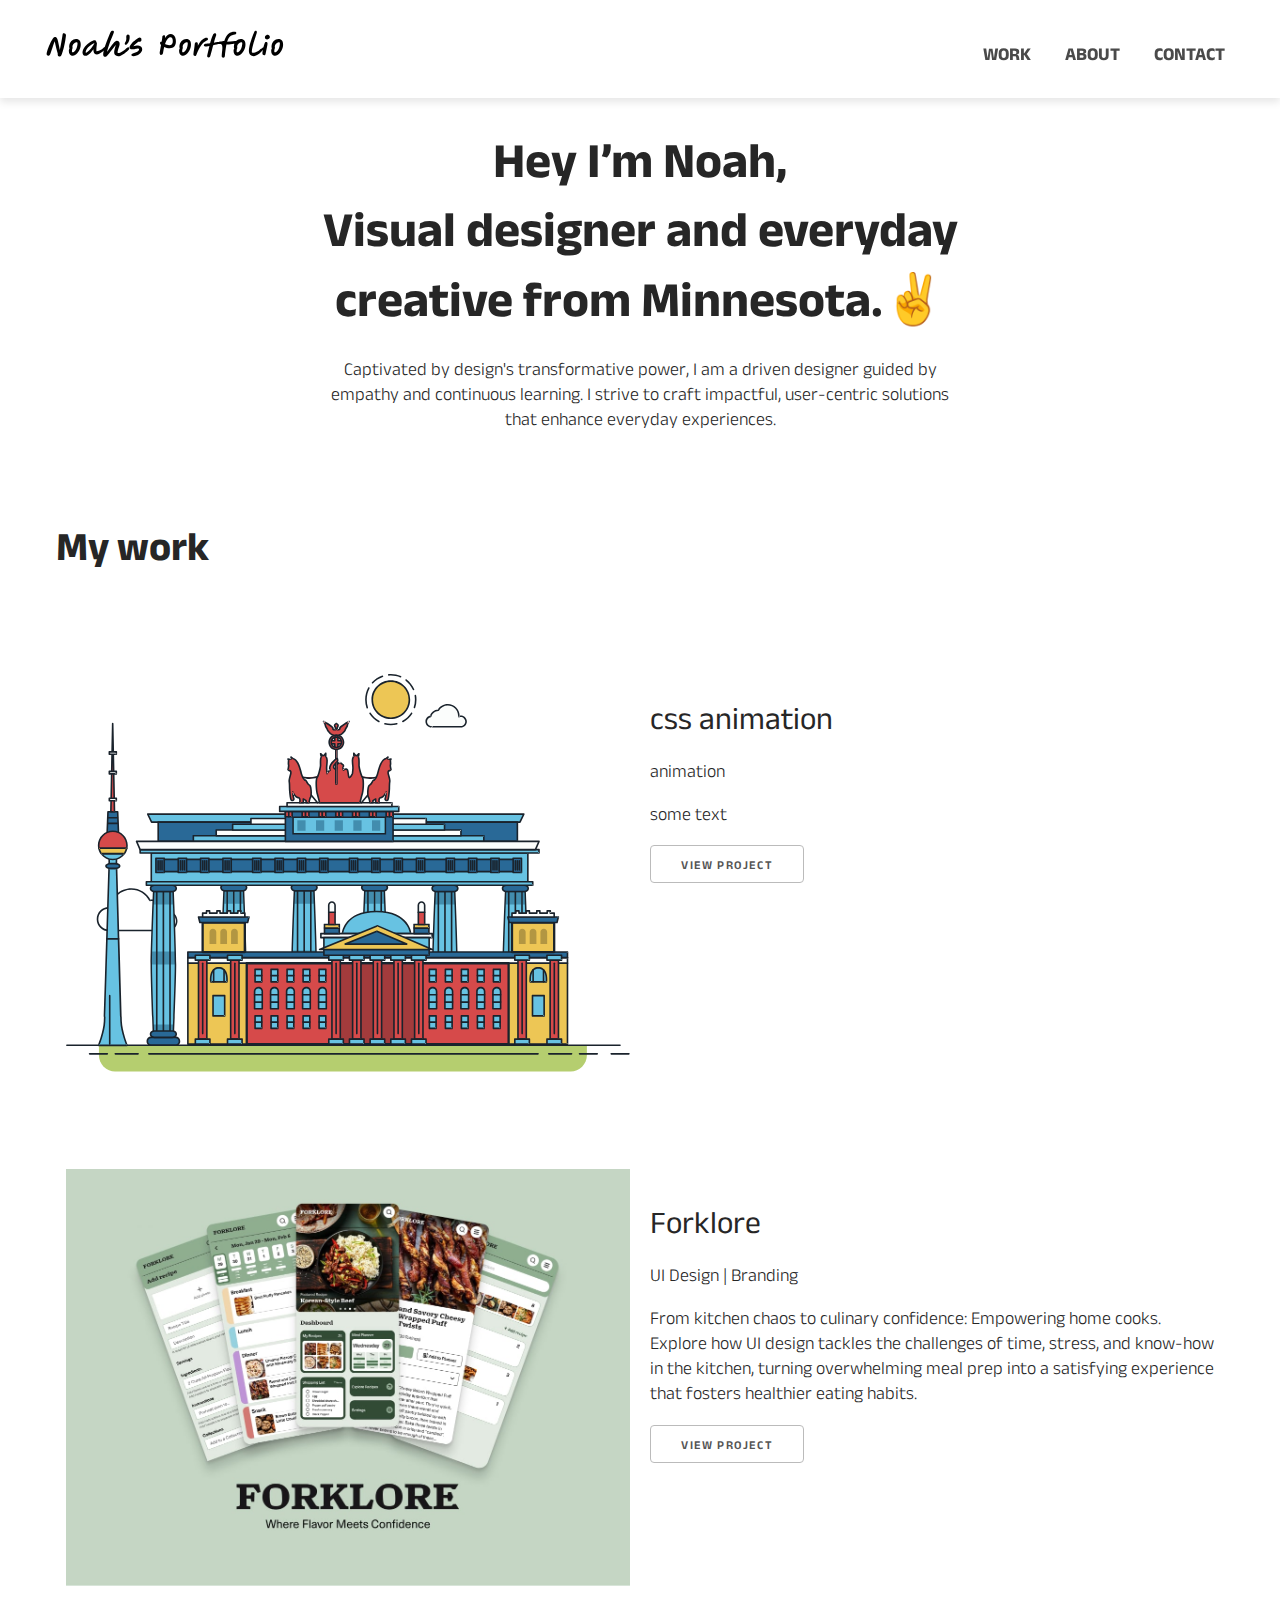
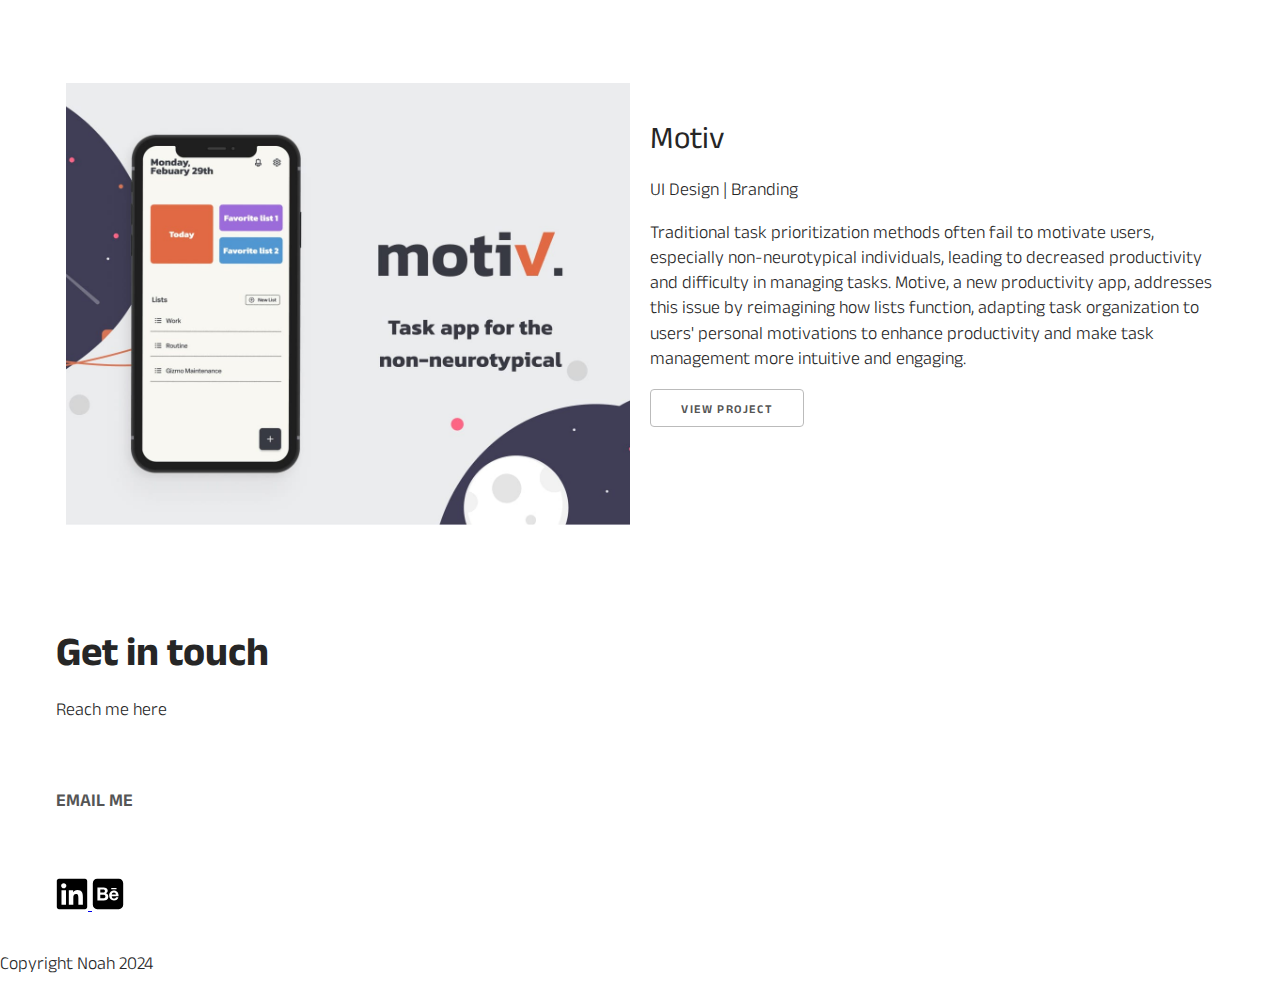
<file: index.html>
<!DOCTYPE html>
<html lang="en">
  <head>
    <meta charset="UTF-8" />
    <meta name="author" content="Noah" />
    <meta name="description" content="A portfolio website for Noah" />
    <meta name="viewport" content="width=device-width, initial-scale=1.0" />
    <link rel="stylesheet" type="text/css" href="css/normalize.css" />
    <link rel="stylesheet" type="text/css" href="css/style.css" />
    <link rel="preconnect" href="https://fonts.googleapis.com" />
    <link rel="preconnect" href="https://fonts.gstatic.com" crossorigin />
    <link
      href="https://fonts.googleapis.com/css2?family=Anek+Latin:wght@100..800&display=swap"
      rel="stylesheet"
    />

    <title>Noah | Visual Designer</title>
  </head>

  <body>
    <header>
      <div class="headerClamp">
        <div class="navtoggle" id="myNavtoggle">
          <div class="inline">
            <img src="img/logo.svg" class="logo" alt="logo image" />
          </div>
          <nav>
            <ul>
              <li><a href="index.html" class="full-width">Work</a></li>
              <li><a href="about.html" class="full-width">About</a></li>
              <li>
                <a href="#contact" class="full-width" onclick="menuToggle()"
                  >Contact</a
                >
              </li>
              <li>
                <a
                  href="javascript:void(0);"
                  class="icon"
                  onclick="menuToggle()"
                >
                  <img src="img/menuIcon.svg" alt="menu icon" />
                </a>
              </li>
            </ul>
          </nav>
        </div>
      </div>
    </header>
    <main>
      <div id="hero">
        <div class="container">
          <h1>
            Hey I’m Noah,
            <span>Visual designer and everyday creative from Minnesota.✌️</span>
          </h1>

          <p>
            Captivated by design's transformative power, I am a driven designer
            guided by empathy and continuous learning. I strive to craft
            impactful, user-centric solutions that enhance everyday experiences.
          </p>
        </div>
      </div>

      <div id="work">
        <div class="container">
          <h2>My work</h2>
          <div class="row">
            <div class="column col-md-6 col-lg-7">
              <svg
                id="about-picture"
                xmlns="http://www.w3.org/2000/svg"
                class="berlin-illustration"
                height="auto"
                viewBox="0 0 700 505"
                xmlns:xlink="http://www.w3.org/1999/xlink"
                style="width: 100%; max-width: 100%; height: auto"
              >
                <defs>
                  <polygon
                    id="a"
                    points=".06 231.917 .06 .929 688.717 .929 688.717 231.917"
                  ></polygon>
                </defs>
                <g fill="none" fill-rule="evenodd">
                  <g transform="translate(0 241)" class="cloud-front">
                    <path
                      fill="#1A232C"
                      d="M87.602,29 L87.602,28 C87.326,28.001 87.103,28.024 86.927,28.033 L86.979,29.031 L87.947,28.78 C85.741,20.282 78.041,14.002 68.852,14 C67.858,14 66.904,14.096 65.98,14.231 L66.125,15.22 L67.019,14.772 C62.626,6.015 53.567,0.001 43.102,0 C29.041,0.002 17.524,10.848 16.443,24.632 L17.44,24.71 L17.606,23.724 C16.803,23.589 15.969,23.5 15.102,23.5 C6.817,23.501 0.102,30.215 0.102,38.5 C0.102,46.785 6.817,53.499 15.102,53.5 L87.602,53.5 C94.644,53.499 100.351,47.792 100.352,40.75 C100.351,33.708 94.644,28.001 87.602,28 L87.602,30 C90.573,30 93.254,31.202 95.203,33.149 C97.15,35.097 98.351,37.778 98.352,40.75 C98.351,43.722 97.15,46.403 95.203,48.351 C93.254,50.298 90.573,51.5 87.602,51.5 L15.102,51.5 C11.509,51.5 8.265,50.046 5.909,47.692 C3.555,45.337 2.102,42.093 2.102,38.5 C2.102,34.907 3.555,31.663 5.909,29.308 C8.265,26.954 11.509,25.5 15.102,25.5 C15.831,25.5 16.553,25.575 17.273,25.697 C17.551,25.743 17.832,25.672 18.055,25.499 C18.277,25.325 18.414,25.07 18.436,24.789 C19.436,12.04 30.094,1.998 43.102,2 C52.786,1.999 61.163,7.564 65.231,15.669 C65.425,16.055 65.842,16.272 66.27,16.21 C67.132,16.084 67.988,16 68.852,16 C77.108,15.998 84.027,21.647 86.011,29.283 C86.13,29.741 86.557,30.054 87.031,30.03 C87.27,30.017 87.457,29.999 87.602,30 L87.602,29"
                      transform="translate(38 36)"
                    ></path>
                  </g>
                  <path
                    fill="#B5CE6F"
                    d="M646.484,484.382 C646.484,489.501 644.531,494.62 640.627,498.525 C636.722,502.43 631.603,504.382 626.484,504.382 L60.873,504.382 C55.754,504.382 50.636,502.43 46.731,498.525 C42.826,494.62 40.873,489.501 40.873,484.382 L40.873,471.917 L646.484,471.917 L646.484,484.382"
                  ></path>
                  <polyline
                    fill="#67C2E2"
                    points="334.824 185.029 101.449 185.029 106.209 195.08 563.438 195.08 568.2 185.029 334.824 185.029"
                  ></polyline>
                  <path
                    fill="#1A232C"
                    d="M334.824,185.029 L334.824,184.029 L101.449,184.029 C101.104,184.029 100.788,184.203 100.604,184.494 C100.42,184.785 100.398,185.146 100.545,185.457 L105.306,195.508 C105.471,195.856 105.824,196.079 106.209,196.079 L563.438,196.079 C563.824,196.079 564.177,195.856 564.342,195.508 L569.104,185.457 C569.251,185.146 569.229,184.785 569.045,184.494 C568.861,184.203 568.544,184.029 568.2,184.029 L334.824,184.029 L334.824,186.029 L566.62,186.029 L562.806,194.08 L106.842,194.08 L103.029,186.029 L334.824,186.029 L334.824,185.029"
                  ></path>
                  <polygon
                    fill="#296997"
                    points="114.416 218.974 560.222 218.974 560.222 195.08 114.416 195.08"
                  ></polygon>
                  <path
                    fill="#1A232C"
                    d="M560.222,218.974 L560.222,217.974 L115.416,217.974 L115.416,196.079 L559.222,196.079 L559.222,218.974 L560.222,218.974 L560.222,217.974 L560.222,218.974 L561.222,218.974 L561.222,195.08 C561.222,194.816 561.115,194.559 560.929,194.372 C560.742,194.186 560.485,194.08 560.222,194.08 L114.416,194.08 C114.152,194.08 113.895,194.186 113.708,194.372 C113.522,194.559 113.416,194.816 113.416,195.08 L113.416,218.974 C113.416,219.237 113.522,219.495 113.708,219.681 C113.895,219.867 114.152,219.974 114.416,219.974 L560.222,219.974 C560.485,219.974 560.742,219.867 560.929,219.681 C561.115,219.495 561.222,219.237 561.222,218.974 L560.222,218.974"
                  ></path>
                  <polygon
                    fill="#67C2E2"
                    points="105.85 269.08 573.225 269.08 573.225 233.398 105.85 233.398"
                  ></polygon>
                  <path
                    fill="#1A232C"
                    d="M573.225,233.398 L573.225,232.398 L105.85,232.398 C105.587,232.398 105.329,232.505 105.143,232.691 C104.957,232.877 104.85,233.134 104.85,233.398 L104.85,269.08 C104.85,269.344 104.957,269.601 105.143,269.788 C105.329,269.974 105.587,270.08 105.85,270.08 L573.225,270.08 C573.488,270.08 573.745,269.974 573.932,269.788 C574.118,269.601 574.225,269.344 574.225,269.08 L574.225,233.398 C574.225,233.134 574.118,232.877 573.932,232.691 C573.745,232.505 573.488,232.398 573.225,232.398 L573.225,233.398 L572.225,233.398 L572.225,268.08 L106.85,268.08 L106.85,234.398 L573.225,234.398 L573.225,233.398 L572.225,233.398 L573.225,233.398"
                  ></path>
                  <polygon
                    fill="#296997"
                    points="116.751 256.508 562.557 256.508 562.557 241.243 116.751 241.243"
                  ></polygon>
                  <path
                    fill="#1A232C"
                    d="M562.557,256.508 L562.557,255.508 L117.75,255.508 L117.75,242.243 L561.557,242.243 L561.557,256.508 L562.557,256.508 L562.557,255.508 L562.557,256.508 L563.557,256.508 L563.557,241.243 C563.557,240.979 563.45,240.722 563.264,240.535 C563.078,240.349 562.82,240.243 562.557,240.243 L116.75,240.243 C116.487,240.243 116.23,240.349 116.043,240.535 C115.857,240.722 115.751,240.979 115.751,241.243 L115.751,256.508 C115.751,256.771 115.857,257.029 116.043,257.215 C116.23,257.401 116.487,257.508 116.751,257.508 L562.557,257.508 C562.82,257.508 563.077,257.401 563.264,257.215 C563.45,257.029 563.557,256.771 563.557,256.508 L562.557,256.508"
                  ></path>
                  <polygon
                    fill="#67C2E2"
                    points="158.07 218.974 518.563 218.974 518.563 211.858 158.07 211.858"
                  ></polygon>
                  <path
                    fill="#1A232C"
                    d="M518.563,211.858 L518.563,210.858 L158.07,210.858 C157.807,210.858 157.549,210.964 157.363,211.151 C157.177,211.337 157.07,211.594 157.07,211.858 L157.07,218.974 C157.07,219.237 157.177,219.495 157.363,219.681 C157.549,219.867 157.807,219.974 158.07,219.974 L518.563,219.974 C518.826,219.974 519.083,219.867 519.27,219.681 C519.456,219.495 519.562,219.237 519.562,218.974 L519.562,211.858 C519.562,211.594 519.456,211.337 519.27,211.151 C519.083,210.964 518.826,210.858 518.563,210.858 L518.563,211.858 L517.563,211.858 L517.563,217.974 L159.07,217.974 L159.07,212.858 L518.563,212.858 L518.563,211.858 L517.563,211.858 L518.563,211.858"
                  ></path>
                  <polygon
                    fill="#FBFDFC"
                    points="186.438 211.858 490.194 211.858 490.194 204.741 186.438 204.741"
                  ></polygon>
                  <path
                    fill="#1A232C"
                    d="M490.194,204.741 L490.194,203.741 L186.438,203.741 C186.175,203.741 185.917,203.848 185.731,204.034 C185.545,204.221 185.438,204.478 185.438,204.741 L185.438,211.858 C185.438,212.121 185.545,212.379 185.731,212.565 C185.917,212.751 186.175,212.858 186.438,212.858 L490.194,212.858 C490.458,212.858 490.715,212.751 490.902,212.565 C491.088,212.379 491.194,212.121 491.194,211.858 L491.194,204.741 C491.194,204.478 491.088,204.221 490.902,204.034 C490.715,203.848 490.458,203.741 490.194,203.741 L490.194,204.741 L489.194,204.741 L489.194,210.858 L187.438,210.858 L187.438,205.741 L490.194,205.741 L490.194,204.741 L489.194,204.741 L490.194,204.741"
                  ></path>
                  <polygon
                    fill="#67C2E2"
                    points="206.805 204.741 469.828 204.741 469.828 197.624 206.805 197.624"
                  ></polygon>
                  <path
                    fill="#1A232C"
                    d="M469.828,197.624 L469.828,196.624 L206.805,196.624 C206.541,196.624 206.284,196.731 206.098,196.917 C205.911,197.103 205.805,197.361 205.805,197.624 L205.805,204.741 C205.805,205.005 205.911,205.262 206.098,205.449 C206.284,205.635 206.541,205.741 206.805,205.741 L469.828,205.741 C470.091,205.741 470.349,205.635 470.535,205.449 C470.722,205.262 470.828,205.005 470.828,204.741 L470.828,197.624 C470.828,197.361 470.722,197.103 470.535,196.917 C470.349,196.731 470.091,196.624 469.828,196.624 L469.828,197.624 L468.828,197.624 L468.828,203.741 L207.805,203.741 L207.805,198.624 L469.828,198.624 L469.828,197.624 L468.828,197.624 L469.828,197.624"
                  ></path>
                  <polygon
                    fill="#FBFDFC"
                    points="229.521 197.624 447.111 197.624 447.111 190.509 229.521 190.509"
                  ></polygon>
                  <path
                    fill="#1A232C"
                    d="M447.111,190.509 L447.111,189.509 L229.521,189.509 C229.258,189.509 229,189.616 228.814,189.802 C228.628,189.988 228.521,190.246 228.521,190.509 L228.521,197.624 C228.521,197.888 228.628,198.145 228.814,198.332 C229,198.518 229.258,198.624 229.521,198.624 L447.111,198.624 C447.375,198.624 447.632,198.518 447.818,198.332 C448.005,198.145 448.111,197.888 448.111,197.624 L448.111,190.509 C448.111,190.246 448.005,189.988 447.818,189.802 C447.632,189.616 447.375,189.509 447.111,189.509 L447.111,190.509 L446.111,190.509 L446.111,196.624 L230.521,196.624 L230.521,191.509 L447.111,191.509 L447.111,190.509 L446.111,190.509 L447.111,190.509"
                  ></path>
                  <path
                    fill="#67C2E2"
                    d="M135.607,355.447 C135.163,337.766 134.264,313.326 133.648,297.387 C133.274,287.721 133.004,281.18 133.004,281.18 L108.722,281.18 C108.722,281.18 108.452,287.721 108.079,297.387 C107.462,313.326 106.563,337.766 106.119,355.447 C105.953,362.059 105.85,367.732 105.85,371.653 L105.85,371.654 C105.85,386.117 107.243,424.332 108.089,446.189 C108.457,455.706 108.722,462.126 108.722,462.126 L133.004,462.126 C133.004,462.126 133.269,455.706 133.637,446.189 C134.482,424.332 135.876,386.117 135.876,371.654 L135.876,371.653 C135.876,367.732 135.773,362.059 135.607,355.447"
                  ></path>
                  <path
                    fill="#428DAE"
                    d="M133.648 297.387L108.079 297.387C108.452 287.721 108.722 281.18 108.722 281.18L133.004 281.18C133.004 281.18 133.274 287.721 133.648 297.387M135.876 371.654L105.85 371.654 105.85 371.653C105.85 367.732 105.953 362.059 106.119 355.447L135.607 355.447C135.773 362.059 135.876 367.732 135.876 371.653L135.876 371.654M133.004 462.126L108.722 462.126C108.722 462.126 108.457 455.706 108.089 446.189L133.637 446.189C133.269 455.706 133.004 462.126 133.004 462.126"
                  ></path>
                  <path
                    fill="#1A232C"
                    d="M109.612,461.199 L132.114,461.199 C132.447,453.007 134.949,390.886 134.949,371.653 C134.949,352.42 132.447,290.299 132.114,282.108 L109.612,282.108 C109.279,290.299 106.778,352.42 106.778,371.653 C106.778,390.886 109.279,453.007 109.612,461.199 Z M133.895,463.054 L107.832,463.054 L107.794,462.164 C107.766,461.466 104.922,392.193 104.922,371.653 C104.922,351.114 107.766,281.839 107.794,281.142 L107.832,280.252 L133.895,280.252 L133.931,281.142 C133.96,281.839 136.804,351.114 136.804,371.653 C136.804,392.193 133.96,461.466 133.931,462.164 L133.895,463.054 L133.895,463.054 Z"
                  ></path>
                  <path
                    fill="#1A232C"
                    d="M111.638 281.18L111.638 462.126C111.638 462.679 112.086 463.126 112.638 463.126 113.19 463.126 113.638 462.679 113.638 462.126L113.638 281.18C113.638 280.628 113.19 280.18 112.638 280.18 112.086 280.18 111.638 280.628 111.638 281.18M119.863 281.18L119.863 462.126C119.863 462.679 120.311 463.126 120.863 463.126 121.416 463.126 121.863 462.679 121.863 462.126L121.863 281.18C121.863 280.628 121.416 280.18 120.863 280.18 120.311 280.18 119.863 280.628 119.863 281.18M128.088 281.18L128.088 462.126C128.088 462.679 128.536 463.126 129.088 463.126 129.64 463.126 130.088 462.679 130.088 462.126L130.088 281.18C130.088 280.628 129.64 280.18 129.088 280.18 128.536 280.18 128.088 280.628 128.088 281.18"
                  ></path>
                  <path
                    fill="#296997"
                    d="M136.79,277.265 C136.79,279.418 134.675,281.18 132.09,281.18 L109.636,281.18 C107.051,281.18 104.936,279.418 104.936,277.265 C104.936,275.111 107.051,273.349 109.636,273.349 L132.09,273.349 C134.675,273.349 136.79,275.111 136.79,277.265"
                  ></path>
                  <path
                    fill="#1A232C"
                    d="M136.79,277.265 L135.79,277.265 C135.789,278.005 135.433,278.704 134.769,279.262 C134.109,279.814 133.155,280.181 132.09,280.18 L109.636,280.18 C108.571,280.181 107.617,279.814 106.956,279.262 C106.293,278.704 105.936,278.005 105.936,277.265 C105.936,276.524 106.293,275.825 106.957,275.267 C107.617,274.715 108.571,274.348 109.636,274.349 L132.09,274.349 C133.155,274.348 134.109,274.716 134.769,275.267 C135.433,275.825 135.789,276.524 135.79,277.265 L137.79,277.265 C137.791,275.851 137.09,274.593 136.049,273.731 C135.006,272.863 133.61,272.35 132.09,272.349 L109.636,272.349 C108.116,272.35 106.72,272.863 105.676,273.731 C104.636,274.593 103.935,275.851 103.936,277.265 C103.935,278.678 104.636,279.937 105.677,280.798 C106.72,281.666 108.116,282.179 109.636,282.18 L132.09,282.18 C133.61,282.179 135.006,281.666 136.049,280.798 C137.09,279.937 137.791,278.678 137.79,277.265 L136.79,277.265"
                  ></path>
                  <path
                    fill="#296997"
                    d="M140.775,467.217 C140.775,469.803 138.661,471.917 136.076,471.917 L105.65,471.917 C103.065,471.917 100.951,469.803 100.951,467.217 L100.951,466.825 C100.951,464.241 103.065,462.126 105.65,462.126 L136.076,462.126 C138.661,462.126 140.775,464.241 140.775,466.825 L140.775,467.217"
                  ></path>
                  <path
                    fill="#1A232C"
                    d="M140.775,467.217 L139.775,467.217 C139.775,468.235 139.361,469.155 138.688,469.83 C138.013,470.503 137.093,470.917 136.076,470.917 L105.65,470.917 C104.633,470.917 103.713,470.504 103.038,469.83 C102.365,469.155 101.951,468.235 101.951,467.217 L101.951,466.825 C101.951,465.808 102.365,464.889 103.038,464.214 C103.713,463.54 104.633,463.127 105.65,463.126 L136.076,463.126 C137.093,463.127 138.013,463.54 138.688,464.214 C139.362,464.889 139.775,465.808 139.775,466.825 L139.775,467.217 L141.775,467.217 L141.775,466.825 C141.772,463.684 139.217,461.13 136.076,461.126 L105.65,461.126 C102.509,461.13 99.955,463.684 99.951,466.825 L99.951,467.217 C99.954,470.36 102.509,472.914 105.65,472.917 L136.076,472.917 C139.217,472.914 141.772,470.36 141.775,467.217 L140.775,467.217"
                  ></path>
                  <path
                    fill="#296997"
                    d="M136.79,458.208 C136.79,460.363 134.675,462.126 132.09,462.126 L109.636,462.126 C107.051,462.126 104.936,460.363 104.936,458.208 C104.936,456.057 107.051,454.292 109.636,454.292 L132.09,454.292 C134.675,454.292 136.79,456.057 136.79,458.208"
                  ></path>
                  <path
                    fill="#1A232C"
                    d="M136.79,458.208 L135.79,458.208 C135.789,458.949 135.432,459.649 134.769,460.207 C134.108,460.76 133.154,461.128 132.09,461.126 L109.636,461.126 C108.572,461.128 107.617,460.76 106.957,460.207 C106.293,459.649 105.936,458.949 105.936,458.208 C105.936,457.47 106.293,456.77 106.957,456.212 C107.617,455.659 108.572,455.291 109.636,455.292 L132.09,455.292 C133.154,455.291 134.108,455.659 134.769,456.212 C135.433,456.77 135.789,457.47 135.79,458.208 L137.79,458.208 C137.791,456.796 137.09,455.538 136.05,454.675 C135.006,453.808 133.61,453.294 132.09,453.292 L109.636,453.292 C108.115,453.294 106.719,453.808 105.676,454.675 C104.636,455.538 103.935,456.796 103.936,458.208 C103.935,459.622 104.636,460.881 105.676,461.743 C106.72,462.611 108.116,463.125 109.636,463.126 L132.09,463.126 C133.61,463.125 135.006,462.611 136.05,461.743 C137.09,460.881 137.791,459.622 137.79,458.208 L136.79,458.208"
                  ></path>
                  <path
                    fill="#67C2E2"
                    d="M572.471,355.447 C572.025,337.766 571.126,313.326 570.51,297.387 C570.137,287.721 569.867,281.18 569.867,281.18 L545.585,281.18 C545.585,281.18 545.315,287.721 544.942,297.387 C544.326,313.326 543.427,337.766 542.981,355.447 C542.815,362.059 542.713,367.732 542.713,371.653 L542.713,371.654 C542.713,386.117 544.107,424.332 544.952,446.189 C545.32,455.706 545.585,462.126 545.585,462.126 L569.867,462.126 C569.867,462.126 570.132,455.706 570.499,446.189 C571.346,424.332 572.739,386.117 572.739,371.654 L572.739,371.653 C572.739,367.732 572.637,362.059 572.471,355.447"
                  ></path>
                  <path
                    fill="#428DAE"
                    d="M569.582 297.387L566.951 297.387 566.951 282.108 568.977 282.108C569.063 284.206 569.29 289.841 569.582 297.387M564.951 297.387L545.871 297.387C546.162 289.841 546.39 284.206 546.476 282.108L564.951 282.108 564.951 297.387M571.8 369.187L566.951 369.187 566.951 356.265 571.562 356.265C571.685 361.272 571.771 365.701 571.8 369.187M564.951 369.187L543.653 369.187C543.684 365.512 543.777 360.79 543.912 355.447L553.551 355.447 553.551 356.265 564.951 356.265 564.951 369.187"
                  ></path>
                  <path
                    fill="#1A232C"
                    d="M546.476,461.199 L568.977,461.199 C569.31,453.007 571.812,390.886 571.812,371.653 C571.812,352.42 569.31,290.299 568.977,282.108 L546.476,282.108 C546.142,290.299 543.642,352.42 543.642,371.653 C543.642,390.886 546.142,453.007 546.476,461.199 M570.758,463.054 L544.694,463.054 L544.658,462.164 C544.629,461.466 541.785,392.193 541.785,371.653 C541.785,351.114 544.629,281.839 544.658,281.142 L544.694,280.252 L570.758,280.252 L570.795,281.142 C570.823,281.839 573.667,351.114 573.667,371.653 C573.667,392.193 570.823,461.466 570.795,462.164 L570.758,463.054"
                  ></path>
                  <path
                    fill="#1A232C"
                    d="M548.501 281.18L548.501 462.126C548.501 462.679 548.949 463.126 549.501 463.126 550.053 463.126 550.501 462.679 550.501 462.126L550.501 281.18C550.501 280.628 550.053 280.18 549.501 280.18 548.949 280.18 548.501 280.628 548.501 281.18M556.727 281.18L556.727 462.126C556.727 462.679 557.174 463.126 557.727 463.126 558.279 463.126 558.727 462.679 558.727 462.126L558.727 281.18C558.727 280.628 558.279 280.18 557.727 280.18 557.174 280.18 556.727 280.628 556.727 281.18M564.951 281.18L564.951 462.126C564.951 462.679 565.399 463.126 565.951 463.126 566.503 463.126 566.951 462.679 566.951 462.126L566.951 281.18C566.951 280.628 566.503 280.18 565.951 280.18 565.399 280.18 564.951 280.628 564.951 281.18"
                  ></path>
                  <path
                    fill="#296997"
                    d="M573.653,277.265 C573.653,279.418 571.537,281.18 568.953,281.18 L546.499,281.18 C543.915,281.18 541.799,279.418 541.799,277.265 C541.799,275.111 543.915,273.349 546.499,273.349 L568.953,273.349 C571.537,273.349 573.653,275.111 573.653,277.265"
                  ></path>
                  <path
                    fill="#1A232C"
                    d="M573.653,277.265 L572.653,277.265 C572.653,278.005 572.296,278.704 571.632,279.262 C570.972,279.814 570.017,280.181 568.953,280.18 L546.499,280.18 C545.435,280.181 544.48,279.814 543.82,279.262 C543.156,278.704 542.8,278.005 542.799,277.265 C542.8,276.525 543.156,275.825 543.82,275.267 C544.481,274.715 545.435,274.348 546.499,274.349 L568.953,274.349 C570.017,274.348 570.972,274.715 571.632,275.267 C572.296,275.825 572.653,276.525 572.653,277.265 L574.653,277.265 C574.654,275.851 573.953,274.593 572.912,273.731 C571.869,272.863 570.473,272.35 568.953,272.349 L546.499,272.349 C544.979,272.35 543.583,272.863 542.54,273.731 C541.499,274.593 540.798,275.851 540.799,277.265 C540.798,278.679 541.499,279.937 542.54,280.798 C543.583,281.666 544.979,282.179 546.499,282.18 L568.953,282.18 C570.473,282.179 571.869,281.666 572.912,280.798 C573.953,279.937 574.654,278.679 574.653,277.265 L573.653,277.265"
                  ></path>
                  <path
                    fill="#296997"
                    d="M577.639,467.217 C577.639,469.803 575.524,471.917 572.938,471.917 L542.514,471.917 C539.929,471.917 537.813,469.803 537.813,467.217 L537.813,466.825 C537.813,464.241 539.929,462.126 542.514,462.126 L572.938,462.126 C575.524,462.126 577.639,464.241 577.639,466.825 L577.639,467.217"
                  ></path>
                  <path
                    fill="#1A232C"
                    d="M577.639,467.217 L576.639,467.217 C576.638,468.235 576.225,469.155 575.551,469.83 C574.876,470.503 573.956,470.917 572.938,470.917 L542.514,470.917 C541.497,470.917 540.576,470.503 539.901,469.83 C539.227,469.155 538.814,468.234 538.813,467.217 L538.813,466.825 C538.814,465.808 539.227,464.889 539.901,464.214 C540.576,463.54 541.497,463.127 542.514,463.126 L572.938,463.126 C573.956,463.127 574.876,463.54 575.551,464.214 C576.225,464.888 576.638,465.808 576.639,466.825 L576.639,467.217 L578.639,467.217 L578.639,466.825 C578.635,463.684 576.081,461.13 572.938,461.126 L542.514,461.126 C539.372,461.13 536.817,463.684 536.813,466.825 L536.813,467.217 C536.817,470.36 539.372,472.914 542.514,472.917 L572.938,472.917 C576.081,472.914 578.635,470.359 578.639,467.217 L577.639,467.217"
                  ></path>
                  <path
                    fill="#296997"
                    d="M573.653,458.208 C573.653,460.363 571.537,462.126 568.953,462.126 L546.499,462.126 C543.915,462.126 541.799,460.363 541.799,458.208 C541.799,456.057 543.915,454.292 546.499,454.292 L568.953,454.292 C571.537,454.292 573.653,456.057 573.653,458.208"
                  ></path>
                  <path
                    fill="#1A232C"
                    d="M573.653,458.208 L572.653,458.208 C572.653,458.949 572.296,459.649 571.632,460.207 C570.971,460.76 570.017,461.128 568.953,461.126 L546.499,461.126 C545.435,461.128 544.481,460.76 543.82,460.207 C543.157,459.649 542.799,458.949 542.799,458.208 C542.799,457.47 543.156,456.77 543.82,456.212 C544.481,455.659 545.435,455.291 546.499,455.292 L568.953,455.292 C570.017,455.291 570.971,455.659 571.632,456.212 C572.296,456.77 572.653,457.47 572.653,458.208 L574.653,458.208 C574.654,456.796 573.953,455.538 572.912,454.675 C571.869,453.808 570.473,453.294 568.953,453.292 L546.499,453.292 C544.979,453.294 543.583,453.808 542.54,454.675 C541.499,455.538 540.798,456.796 540.799,458.208 C540.798,459.622 541.499,460.881 542.54,461.743 C543.583,462.611 544.979,463.125 546.499,463.126 L568.953,463.126 C570.473,463.125 571.869,462.611 572.912,461.743 C573.953,460.881 574.654,459.622 574.653,458.208 L573.653,458.208"
                  ></path>
                  <path
                    fill="#67C2E2"
                    d="M485.098,355.447 C484.654,337.766 483.753,313.326 483.137,297.387 C482.764,287.721 482.494,281.18 482.494,281.18 L458.213,281.18 C458.213,281.18 457.942,287.721 457.569,297.387 C456.953,313.326 456.055,337.766 455.608,355.447 C455.443,362.059 455.34,367.732 455.34,371.653 L455.34,371.654 C455.34,386.117 456.733,424.332 457.58,446.189 C457.948,455.706 458.213,462.126 458.213,462.126 L482.494,462.126 C482.494,462.126 482.759,455.706 483.126,446.189 C483.973,424.332 485.366,386.117 485.366,371.654 L485.366,371.653 C485.366,367.732 485.265,362.059 485.098,355.447"
                  ></path>
                  <path
                    fill="#428DAE"
                    d="M483.137 297.387L457.569 297.387C457.942 287.721 458.213 281.18 458.213 281.18L482.494 281.18C482.494 281.18 482.764 287.721 483.137 297.387M485.355 369.187L455.351 369.187C455.382 365.502 455.475 360.78 455.608 355.447L485.098 355.447C485.232 360.78 485.325 365.502 485.355 369.187"
                  ></path>
                  <path
                    fill="#1A232C"
                    d="M459.103,461.199 L481.605,461.199 C481.938,453.007 484.439,390.886 484.439,371.653 C484.439,352.42 481.938,290.299 481.605,282.108 L459.103,282.108 C458.769,290.299 456.268,352.42 456.268,371.653 C456.268,390.886 458.769,453.007 459.103,461.199 Z M483.386,463.054 L457.321,463.054 L457.285,462.164 C457.256,461.466 454.412,392.193 454.412,371.653 C454.412,351.114 457.256,281.839 457.285,281.142 L457.321,280.252 L483.386,280.252 L483.422,281.142 C483.45,281.839 486.294,351.114 486.294,371.653 C486.294,392.193 483.45,461.466 483.422,462.164 L483.386,463.054 L483.386,463.054 Z"
                  ></path>
                  <path
                    fill="#1A232C"
                    d="M461.128 281.18L461.128 462.126C461.128 462.679 461.576 463.126 462.128 463.126 462.68 463.126 463.128 462.679 463.128 462.126L463.128 281.18C463.128 280.628 462.68 280.18 462.128 280.18 461.576 280.18 461.128 280.628 461.128 281.18M469.354 281.18L469.354 462.126C469.354 462.679 469.801 463.126 470.354 463.126 470.906 463.126 471.354 462.679 471.354 462.126L471.354 281.18C471.354 280.628 470.906 280.18 470.354 280.18 469.801 280.18 469.354 280.628 469.354 281.18M477.578 281.18L477.578 462.126C477.578 462.679 478.026 463.126 478.578 463.126 479.13 463.126 479.578 462.679 479.578 462.126L479.578 281.18C479.578 280.628 479.13 280.18 478.578 280.18 478.026 280.18 477.578 280.628 477.578 281.18"
                  ></path>
                  <path
                    fill="#296997"
                    d="M486.281,277.265 C486.281,279.418 484.164,281.18 481.58,281.18 L459.126,281.18 C456.542,281.18 454.426,279.418 454.426,277.265 C454.426,275.111 456.542,273.349 459.126,273.349 L481.58,273.349 C484.164,273.349 486.281,275.111 486.281,277.265"
                  ></path>
                  <path
                    fill="#1A232C"
                    d="M486.281,277.265 L485.281,277.265 C485.281,278.005 484.924,278.704 484.26,279.262 C483.599,279.814 482.644,280.181 481.58,280.18 L459.126,280.18 C458.062,280.181 457.107,279.814 456.447,279.262 C455.783,278.704 455.427,278.005 455.426,277.265 C455.427,276.525 455.783,275.825 456.447,275.267 C457.108,274.715 458.062,274.348 459.126,274.349 L481.58,274.349 C482.644,274.348 483.599,274.716 484.26,275.268 C484.924,275.825 485.281,276.525 485.281,277.265 L487.281,277.265 C487.282,275.851 486.58,274.593 485.54,273.731 C484.496,272.863 483.1,272.35 481.58,272.349 L459.126,272.349 C457.606,272.35 456.21,272.863 455.167,273.731 C454.126,274.593 453.425,275.851 453.426,277.265 C453.425,278.679 454.126,279.937 455.167,280.798 C456.21,281.666 457.606,282.179 459.126,282.18 L481.58,282.18 C483.1,282.179 484.496,281.666 485.54,280.799 C486.58,279.937 487.282,278.679 487.281,277.265 L486.281,277.265"
                  ></path>
                  <path
                    fill="#296997"
                    d="M490.266,467.217 C490.266,469.803 488.151,471.917 485.565,471.917 L455.141,471.917 C452.556,471.917 450.44,469.803 450.44,467.217 L450.44,466.825 C450.44,464.241 452.556,462.126 455.141,462.126 L485.565,462.126 C488.151,462.126 490.266,464.241 490.266,466.825 L490.266,467.217"
                  ></path>
                  <path
                    fill="#1A232C"
                    d="M490.266,467.217 L489.266,467.217 C489.265,468.235 488.852,469.155 488.178,469.83 C487.503,470.503 486.583,470.917 485.565,470.917 L455.141,470.917 C454.124,470.917 453.203,470.503 452.528,469.83 C451.854,469.155 451.441,468.234 451.44,467.217 L451.44,466.825 C451.441,465.808 451.854,464.889 452.528,464.214 C453.203,463.54 454.124,463.127 455.141,463.126 L485.565,463.126 C486.583,463.127 487.503,463.54 488.178,464.214 C488.852,464.888 489.265,465.808 489.266,466.825 L489.266,467.217 L491.266,467.217 L491.266,466.825 C491.262,463.684 488.708,461.13 485.565,461.126 L455.141,461.126 C451.999,461.13 449.444,463.684 449.44,466.825 L449.44,467.217 C449.444,470.36 451.999,472.914 455.141,472.917 L485.565,472.917 C488.708,472.914 491.262,470.359 491.266,467.217 L490.266,467.217"
                  ></path>
                  <path
                    fill="#296997"
                    d="M486.281,458.208 C486.281,460.363 484.164,462.126 481.58,462.126 L459.126,462.126 C456.542,462.126 454.426,460.363 454.426,458.208 C454.426,456.057 456.542,454.292 459.126,454.292 L481.58,454.292 C484.164,454.292 486.281,456.057 486.281,458.208"
                  ></path>
                  <path
                    fill="#1A232C"
                    d="M486.281,458.208 L485.281,458.208 C485.281,458.949 484.923,459.649 484.26,460.207 C483.599,460.76 482.644,461.128 481.58,461.126 L459.126,461.126 C458.062,461.128 457.108,460.76 456.447,460.207 C455.784,459.649 455.427,458.949 455.426,458.208 C455.426,457.47 455.783,456.77 456.447,456.212 C457.108,455.659 458.062,455.291 459.126,455.292 L481.58,455.292 C482.644,455.291 483.598,455.659 484.26,456.212 C484.924,456.77 485.281,457.47 485.281,458.208 L487.281,458.208 C487.282,456.795 486.58,455.538 485.54,454.675 C484.496,453.808 483.1,453.294 481.58,453.292 L459.126,453.292 C457.606,453.294 456.21,453.808 455.167,454.675 C454.126,455.538 453.425,456.796 453.426,458.208 C453.425,459.622 454.126,460.881 455.167,461.743 C456.21,462.611 457.606,463.125 459.126,463.126 L481.58,463.126 C483.1,463.125 484.496,462.611 485.54,461.743 C486.581,460.881 487.282,459.622 487.281,458.208 L486.281,458.208"
                  ></path>
                  <path
                    fill="#67C2E2"
                    d="M397.726,354.466 C397.28,336.787 396.381,312.346 395.765,296.407 C395.392,286.742 395.122,280.2 395.122,280.2 L370.84,280.2 C370.84,280.2 370.57,286.742 370.197,296.407 C369.581,312.346 368.682,336.787 368.236,354.466 C368.07,361.078 367.968,366.751 367.968,370.672 L367.968,370.673 C367.968,385.136 369.361,423.352 370.207,445.208 C370.575,454.726 370.84,461.146 370.84,461.146 L395.122,461.146 C395.122,461.146 395.386,454.726 395.754,445.208 C396.601,423.352 397.994,385.136 397.994,370.673 L397.994,370.672 C397.994,366.751 397.892,361.078 397.726,354.466"
                  ></path>
                  <path
                    fill="#428DAE"
                    d="M394.837 296.407L392.206 296.407 392.206 281.127 394.233 281.127C394.318 283.225 394.545 288.861 394.837 296.407L394.837 296.407zM383.981 296.407L390.206 296.407 390.206 281.127 383.981 281.127 383.981 296.407zM375.756 296.407L381.98 296.407 381.98 281.127 375.756 281.127 375.756 296.407zM373.756 296.407L371.126 296.407C371.417 288.861 371.645 283.225 371.73 281.127L373.756 281.127 373.756 296.407 373.756 296.407zM397.062 369.187L392.206 369.187 392.206 354.466 396.796 354.466C396.943 360.298 397.041 365.389 397.062 369.187L397.062 369.187zM383.981 369.187L390.206 369.187 390.206 354.466 383.981 354.466 383.981 369.187zM375.756 369.187L381.98 369.187 381.98 354.466 375.756 354.466 375.756 369.187zM373.756 369.187L368.9 369.187C368.921 365.389 369.019 360.298 369.166 354.466L373.756 354.466 373.756 369.187 373.756 369.187z"
                  ></path>
                  <path
                    fill="#1A232C"
                    d="M371.73,460.218 L394.233,460.218 C394.565,452.027 397.066,389.906 397.066,370.672 C397.066,351.44 394.565,289.319 394.233,281.127 L371.73,281.127 C371.397,289.319 368.895,351.44 368.895,370.672 C368.895,389.906 371.397,452.027 371.73,460.218 M396.013,462.074 L369.949,462.074 L369.912,461.184 C369.884,460.486 367.04,391.212 367.04,370.672 C367.04,350.133 369.884,280.859 369.912,280.162 L369.949,279.272 L396.013,279.272 L396.05,280.162 C396.078,280.859 398.922,350.133 398.922,370.672 C398.922,391.212 396.078,460.486 396.05,461.184 L396.013,462.074"
                  ></path>
                  <path
                    fill="#1A232C"
                    d="M373.756 280.2L373.756 461.146C373.756 461.698 374.203 462.146 374.756 462.146 375.308 462.146 375.756 461.698 375.756 461.146L375.756 280.2C375.756 279.647 375.308 279.2 374.756 279.2 374.203 279.2 373.756 279.647 373.756 280.2M381.98 280.2L381.98 461.146C381.98 461.698 382.428 462.146 382.98 462.146 383.533 462.146 383.981 461.698 383.981 461.146L383.981 280.2C383.981 279.647 383.533 279.2 382.98 279.2 382.428 279.2 381.98 279.647 381.98 280.2M390.206 280.2L390.206 461.146C390.206 461.698 390.654 462.146 391.206 462.146 391.758 462.146 392.206 461.698 392.206 461.146L392.206 280.2C392.206 279.647 391.758 279.2 391.206 279.2 390.654 279.2 390.206 279.647 390.206 280.2"
                  ></path>
                  <path
                    fill="#296997"
                    d="M398.908,276.285 C398.908,278.439 396.792,280.2 394.208,280.2 L371.754,280.2 C369.17,280.2 367.053,278.439 367.053,276.285 C367.053,274.13 369.17,272.369 371.754,272.369 L394.208,272.369 C396.792,272.369 398.908,274.13 398.908,276.285"
                  ></path>
                  <path
                    fill="#1A232C"
                    d="M398.908,276.285 L397.908,276.285 C397.907,277.025 397.551,277.724 396.887,278.281 C396.227,278.833 395.272,279.201 394.208,279.2 L371.754,279.2 C370.69,279.201 369.735,278.833 369.074,278.281 C368.41,277.724 368.053,277.025 368.053,276.285 C368.053,275.544 368.41,274.845 369.074,274.287 C369.735,273.735 370.69,273.367 371.754,273.369 L394.208,273.369 C395.272,273.367 396.227,273.735 396.887,274.287 C397.551,274.844 397.907,275.544 397.908,276.285 L399.908,276.285 C399.909,274.871 399.208,273.612 398.167,272.75 C397.124,271.883 395.728,271.37 394.208,271.369 L371.754,271.369 C370.234,271.37 368.838,271.883 367.794,272.75 C366.754,273.612 366.052,274.871 366.053,276.285 C366.052,277.699 366.754,278.957 367.795,279.818 C368.838,280.686 370.234,281.198 371.754,281.2 L394.208,281.2 C395.728,281.198 397.123,280.686 398.167,279.818 C399.208,278.957 399.909,277.698 399.908,276.285 L398.908,276.285"
                  ></path>
                  <path
                    fill="#296997"
                    d="M402.894,466.237 C402.894,468.823 400.779,470.937 398.193,470.937 L367.768,470.937 C365.183,470.937 363.068,468.823 363.068,466.237 L363.068,465.844 C363.068,463.26 365.183,461.146 367.768,461.146 L398.193,461.146 C400.779,461.146 402.894,463.26 402.894,465.844 L402.894,466.237"
                  ></path>
                  <path
                    fill="#1A232C"
                    d="M402.894,466.237 L401.894,466.237 C401.893,467.254 401.48,468.174 400.806,468.849 C400.131,469.523 399.211,469.937 398.193,469.937 L367.768,469.937 C366.751,469.937 365.831,469.523 365.156,468.849 C364.482,468.174 364.069,467.254 364.068,466.237 L364.068,465.844 C364.069,464.828 364.482,463.908 365.156,463.233 C365.831,462.56 366.751,462.146 367.768,462.146 L398.193,462.146 C399.211,462.146 400.131,462.56 400.806,463.233 C401.48,463.908 401.893,464.828 401.894,465.844 L401.894,466.237 L403.894,466.237 L403.894,465.844 C403.89,462.703 401.336,460.15 398.193,460.146 L367.768,460.146 C364.626,460.15 362.072,462.703 362.068,465.844 L362.068,466.237 C362.072,469.379 364.626,471.933 367.768,471.937 L398.193,471.937 C401.336,471.933 403.89,469.379 403.894,466.237 L402.894,466.237"
                  ></path>
                  <path
                    fill="#296997"
                    d="M398.908,457.228 C398.908,459.382 396.792,461.146 394.208,461.146 L371.754,461.146 C369.17,461.146 367.053,459.382 367.053,457.228 C367.053,455.077 369.17,453.312 371.754,453.312 L394.208,453.312 C396.792,453.312 398.908,455.077 398.908,457.228"
                  ></path>
                  <path
                    fill="#1A232C"
                    d="M398.908,457.228 L397.908,457.228 C397.908,457.968 397.55,458.669 396.887,459.226 C396.226,459.779 395.272,460.147 394.208,460.146 L371.754,460.146 C370.69,460.147 369.736,459.779 369.074,459.226 C368.411,458.668 368.053,457.968 368.053,457.228 C368.053,456.489 368.41,455.789 369.074,455.231 C369.736,454.679 370.69,454.311 371.754,454.312 L394.208,454.312 C395.272,454.311 396.226,454.679 396.887,455.231 C397.551,455.789 397.908,456.489 397.908,457.228 L399.908,457.228 C399.909,455.815 399.208,454.557 398.167,453.695 C397.124,452.827 395.728,452.313 394.208,452.312 L371.754,452.312 C370.234,452.313 368.838,452.827 367.794,453.695 C366.754,454.557 366.052,455.815 366.053,457.228 C366.052,458.642 366.753,459.901 367.794,460.763 C368.838,461.631 370.234,462.145 371.754,462.146 L394.208,462.146 C395.728,462.145 397.124,461.631 398.167,460.763 C399.208,459.9 399.909,458.642 399.908,457.228 L398.908,457.228"
                  ></path>
                  <path
                    fill="#67C2E2"
                    d="M310.353,354.466 C309.908,336.787 309.009,312.346 308.393,296.407 C308.019,286.742 307.75,280.2 307.75,280.2 L283.467,280.2 C283.467,280.2 283.198,286.742 282.824,296.407 C282.208,312.346 281.309,336.787 280.864,354.466 C280.698,361.078 280.596,366.751 280.596,370.672 L280.596,370.673 C280.596,385.136 281.989,423.352 282.834,445.208 C283.202,454.726 283.467,461.146 283.467,461.146 L307.75,461.146 C307.75,461.146 308.014,454.726 308.382,445.208 C309.228,423.352 310.622,385.136 310.622,370.673 L310.622,370.672 C310.622,366.751 310.518,361.078 310.353,354.466"
                  ></path>
                  <path
                    fill="#428DAE"
                    d="M308.393 296.407L282.824 296.407C283.198 286.742 283.467 280.2 283.467 280.2L307.75 280.2C307.75 280.2 308.019 286.742 308.393 296.407M310.617 369.187L280.6 369.187C280.621 365.377 280.718 360.285 280.864 354.466L310.353 354.466C310.498 360.285 310.596 365.377 310.617 369.187"
                  ></path>
                  <path
                    fill="#1A232C"
                    d="M284.357,460.218 L306.86,460.218 C307.193,452.027 309.694,389.906 309.694,370.672 C309.694,351.44 307.193,289.319 306.86,281.127 L284.357,281.127 C284.024,289.319 281.523,351.44 281.523,370.672 C281.523,389.906 284.024,452.027 284.357,460.218 Z M308.639,462.074 L282.576,462.074 L282.54,461.184 C282.511,460.486 279.668,391.212 279.668,370.672 C279.668,350.133 282.511,280.859 282.54,280.162 L282.576,279.272 L308.639,279.272 L308.677,280.162 C308.706,280.859 311.549,350.133 311.549,370.672 C311.549,391.212 308.706,460.486 308.677,461.184 L308.639,462.074 L308.639,462.074 Z"
                  ></path>
                  <path
                    fill="#1A232C"
                    d="M286.383 280.2L286.383 461.146C286.383 461.698 286.831 462.146 287.383 462.146 287.936 462.146 288.383 461.698 288.383 461.146L288.383 280.2C288.383 279.647 287.936 279.2 287.383 279.2 286.831 279.2 286.383 279.647 286.383 280.2M294.608 280.2L294.608 461.146C294.608 461.698 295.056 462.146 295.608 462.146 296.161 462.146 296.608 461.698 296.608 461.146L296.608 280.2C296.608 279.647 296.161 279.2 295.608 279.2 295.056 279.2 294.608 279.647 294.608 280.2M302.834 280.2L302.834 461.146C302.834 461.698 303.281 462.146 303.834 462.146 304.386 462.146 304.834 461.698 304.834 461.146L304.834 280.2C304.834 279.647 304.386 279.2 303.834 279.2 303.281 279.2 302.834 279.647 302.834 280.2"
                  ></path>
                  <path
                    fill="#296997"
                    d="M311.535,276.285 C311.535,278.439 309.42,280.2 306.836,280.2 L284.381,280.2 C281.797,280.2 279.681,278.439 279.681,276.285 C279.681,274.13 281.797,272.369 284.381,272.369 L306.836,272.369 C309.42,272.369 311.535,274.13 311.535,276.285"
                  ></path>
                  <path
                    fill="#1A232C"
                    d="M311.535,276.285 L310.535,276.285 C310.534,277.025 310.177,277.724 309.514,278.282 C308.854,278.833 307.901,279.201 306.836,279.2 L284.381,279.2 C283.316,279.201 282.362,278.833 281.702,278.281 C281.038,277.724 280.681,277.025 280.681,276.285 C280.681,275.544 281.038,274.844 281.702,274.287 C282.362,273.735 283.317,273.367 284.381,273.369 L306.836,273.369 C307.9,273.367 308.854,273.735 309.514,274.287 C310.177,274.844 310.534,275.544 310.535,276.285 L312.535,276.285 C312.535,274.871 311.835,273.613 310.795,272.75 C309.751,271.883 308.356,271.37 306.836,271.369 L284.381,271.369 C282.861,271.37 281.465,271.883 280.422,272.75 C279.381,273.612 278.68,274.871 278.681,276.285 C278.68,277.698 279.381,278.957 280.422,279.818 C281.465,280.686 282.861,281.198 284.381,281.2 L306.836,281.2 C308.356,281.198 309.751,280.685 310.794,279.818 C311.835,278.956 312.535,277.698 312.535,276.285 L311.535,276.285"
                  ></path>
                  <path
                    fill="#296997"
                    d="M315.522,466.237 C315.522,468.823 313.407,470.937 310.821,470.937 L280.396,470.937 C277.811,470.937 275.696,468.823 275.696,466.237 L275.696,465.844 C275.696,463.26 277.811,461.146 280.396,461.146 L310.821,461.146 C313.407,461.146 315.522,463.26 315.522,465.844 L315.522,466.237"
                  ></path>
                  <path
                    fill="#1A232C"
                    d="M315.522,466.237 L314.522,466.237 C314.521,467.254 314.108,468.174 313.434,468.849 C312.759,469.523 311.838,469.937 310.821,469.937 L280.396,469.937 C279.379,469.937 278.458,469.523 277.783,468.849 C277.11,468.174 276.696,467.254 276.696,466.237 L276.696,465.844 C276.696,464.828 277.11,463.908 277.783,463.233 C278.458,462.56 279.379,462.146 280.396,462.146 L310.821,462.146 C311.838,462.146 312.759,462.56 313.434,463.233 C314.108,463.908 314.521,464.828 314.522,465.844 L314.522,466.237 L316.521,466.237 L316.521,465.844 C316.518,462.703 313.963,460.15 310.821,460.146 L280.396,460.146 C277.254,460.15 274.7,462.703 274.696,465.844 L274.696,466.237 C274.699,469.379 277.254,471.933 280.396,471.937 L310.821,471.937 C313.963,471.933 316.518,469.379 316.521,466.237 L315.522,466.237"
                  ></path>
                  <path
                    fill="#296997"
                    d="M311.535,457.228 C311.535,459.382 309.42,461.146 306.836,461.146 L284.381,461.146 C281.797,461.146 279.681,459.382 279.681,457.228 C279.681,455.077 281.797,453.312 284.381,453.312 L306.836,453.312 C309.42,453.312 311.535,455.077 311.535,457.228"
                  ></path>
                  <path
                    fill="#1A232C"
                    d="M311.535,457.228 L310.535,457.228 C310.534,457.969 310.177,458.669 309.514,459.227 C308.854,459.779 307.9,460.147 306.836,460.146 L284.381,460.146 C283.317,460.147 282.363,459.779 281.702,459.227 C281.038,458.669 280.681,457.968 280.681,457.228 C280.681,456.489 281.038,455.789 281.702,455.231 C282.363,454.679 283.317,454.311 284.381,454.312 L306.836,454.312 C307.9,454.311 308.854,454.679 309.514,455.231 C310.177,455.789 310.534,456.489 310.535,457.228 L312.535,457.228 C312.535,455.815 311.835,454.558 310.795,453.695 C309.752,452.827 308.356,452.313 306.836,452.312 L284.381,452.312 C282.861,452.313 281.465,452.827 280.422,453.695 C279.381,454.557 278.68,455.815 278.681,457.228 C278.68,458.642 279.381,459.9 280.422,460.763 C281.465,461.631 282.861,462.145 284.381,462.146 L306.836,462.146 C308.356,462.145 309.752,461.631 310.795,460.763 C311.835,459.9 312.535,458.641 312.535,457.228 L311.535,457.228"
                  ></path>
                  <path
                    fill="#67C2E2"
                    d="M222.981,354.466 C222.535,336.787 221.636,312.346 221.02,296.407 C220.647,286.742 220.377,280.2 220.377,280.2 L196.094,280.2 C196.094,280.2 195.825,286.742 195.452,296.407 C194.835,312.346 193.936,336.787 193.491,354.466 C193.325,361.078 193.223,366.751 193.223,370.672 L193.223,370.673 C193.223,385.136 194.616,423.352 195.462,445.208 C195.83,454.726 196.094,461.146 196.094,461.146 L220.377,461.146 C220.377,461.146 220.642,454.726 221.009,445.208 C221.855,423.352 223.249,385.136 223.249,370.673 L223.249,370.672 C223.249,366.751 223.146,361.078 222.981,354.466"
                  ></path>
                  <path
                    fill="#428DAE"
                    d="M220.091 296.407L209.236 296.407 209.236 281.127 219.487 281.127C219.573 283.225 219.8 288.861 220.091 296.407L220.091 296.407zM201.011 296.407L207.236 296.407 207.236 281.127 201.011 281.127 201.011 296.407zM199.011 296.407L196.381 296.407C196.672 288.861 196.899 283.225 196.985 281.127L199.011 281.127 199.011 296.407 199.011 296.407zM222.317 369.187L209.236 369.187 209.236 356.265 221.923 356.265 221.923 354.466 222.051 354.466C222.198 360.298 222.296 365.389 222.317 369.187L222.317 369.187zM201.011 369.187L207.236 369.187 207.236 356.265 201.011 356.265 201.011 369.187zM199.011 369.187L194.155 369.187C194.174 365.784 194.255 361.345 194.377 356.265L199.011 356.265 199.011 369.187 199.011 369.187z"
                  ></path>
                  <path
                    fill="#1A232C"
                    d="M196.985,460.218 L219.487,460.218 C219.82,452.027 222.321,389.906 222.321,370.672 C222.321,351.44 219.82,289.319 219.487,281.127 L196.985,281.127 C196.651,289.319 194.151,351.44 194.151,370.672 C194.151,389.906 196.651,452.027 196.985,460.218 M221.267,462.074 L195.204,462.074 L195.167,461.184 C195.138,460.486 192.295,391.212 192.295,370.672 C192.295,350.133 195.138,280.859 195.167,280.162 L195.204,279.272 L221.267,279.272 L221.305,280.162 C221.334,280.859 224.177,350.133 224.177,370.672 C224.177,391.212 221.334,460.486 221.305,461.184 L221.267,462.074"
                  ></path>
                  <path
                    fill="#1A232C"
                    d="M199.011 280.2L199.011 461.146C199.011 461.698 199.458 462.146 200.011 462.146 200.563 462.146 201.011 461.698 201.011 461.146L201.011 280.2C201.011 279.647 200.563 279.2 200.011 279.2 199.458 279.2 199.011 279.647 199.011 280.2M207.236 280.2L207.236 461.146C207.236 461.698 207.684 462.146 208.236 462.146 208.788 462.146 209.236 461.698 209.236 461.146L209.236 280.2C209.236 279.647 208.788 279.2 208.236 279.2 207.684 279.2 207.236 279.647 207.236 280.2M215.461 280.2L215.461 461.146C215.461 461.698 215.909 462.146 216.461 462.146 217.013 462.146 217.461 461.698 217.461 461.146L217.461 280.2C217.461 279.647 217.013 279.2 216.461 279.2 215.909 279.2 215.461 279.647 215.461 280.2"
                  ></path>
                  <path
                    fill="#296997"
                    d="M224.162,276.285 C224.162,278.439 222.047,280.2 219.463,280.2 L197.008,280.2 C194.424,280.2 192.308,278.439 192.308,276.285 C192.308,274.13 194.424,272.369 197.008,272.369 L219.463,272.369 C222.047,272.369 224.162,274.13 224.162,276.285"
                  ></path>
                  <path
                    fill="#1A232C"
                    d="M224.162,276.285 L223.162,276.285 C223.161,277.025 222.805,277.724 222.142,278.282 C221.482,278.833 220.528,279.201 219.463,279.2 L197.008,279.2 C195.944,279.201 194.99,278.833 194.329,278.281 C193.665,277.724 193.308,277.025 193.308,276.285 C193.308,275.544 193.665,274.845 194.329,274.287 C194.99,273.735 195.944,273.367 197.008,273.369 L219.463,273.369 C220.528,273.367 221.481,273.735 222.142,274.287 C222.805,274.844 223.161,275.544 223.162,276.285 L225.162,276.285 C225.163,274.871 224.462,273.613 223.422,272.75 C222.379,271.883 220.983,271.37 219.463,271.369 L197.008,271.369 C195.489,271.37 194.093,271.883 193.049,272.75 C192.008,273.612 191.307,274.871 191.308,276.285 C191.307,277.698 192.008,278.957 193.049,279.818 C194.093,280.686 195.489,281.198 197.008,281.2 L219.463,281.2 C220.983,281.198 222.379,280.686 223.422,279.818 C224.462,278.956 225.163,277.698 225.162,276.285 L224.162,276.285"
                  ></path>
                  <path
                    fill="#296997"
                    d="M228.149,466.237 C228.149,468.823 226.034,470.937 223.448,470.937 L193.022,470.937 C190.438,470.937 188.323,468.823 188.323,466.237 L188.323,465.844 C188.323,463.26 190.438,461.146 193.022,461.146 L223.448,461.146 C226.034,461.146 228.149,463.26 228.149,465.844 L228.149,466.237"
                  ></path>
                  <path
                    fill="#1A232C"
                    d="M228.149,466.237 L227.149,466.237 C227.149,467.254 226.735,468.174 226.061,468.849 C225.386,469.523 224.466,469.937 223.448,469.937 L193.022,469.937 C192.006,469.937 191.086,469.523 190.411,468.849 C189.737,468.174 189.324,467.254 189.323,466.237 L189.323,465.844 C189.324,464.828 189.737,463.908 190.411,463.233 C191.086,462.56 192.006,462.146 193.022,462.146 L223.448,462.146 C224.466,462.146 225.386,462.56 226.061,463.233 C226.735,463.908 227.149,464.828 227.149,465.844 L227.149,466.237 L229.149,466.237 L229.149,465.844 C229.145,462.703 226.59,460.15 223.448,460.146 L193.022,460.146 C189.881,460.15 187.327,462.703 187.323,465.844 L187.323,466.237 C187.327,469.379 189.881,471.933 193.022,471.937 L223.448,471.937 C226.59,471.933 229.145,469.379 229.149,466.237 L228.149,466.237"
                  ></path>
                  <path
                    fill="#296997"
                    d="M224.162,457.228 C224.162,459.382 222.047,461.146 219.463,461.146 L197.008,461.146 C194.424,461.146 192.308,459.382 192.308,457.228 C192.308,455.077 194.424,453.312 197.008,453.312 L219.463,453.312 C222.047,453.312 224.162,455.077 224.162,457.228"
                  ></path>
                  <path
                    fill="#1A232C"
                    d="M224.162,457.228 L223.162,457.228 C223.161,457.969 222.805,458.669 222.141,459.227 C221.481,459.779 220.527,460.147 219.463,460.146 L197.008,460.146 C195.944,460.147 194.99,459.779 194.329,459.227 C193.665,458.669 193.308,457.968 193.308,457.228 C193.308,456.489 193.665,455.789 194.329,455.231 C194.99,454.679 195.945,454.311 197.008,454.312 L219.463,454.312 C220.527,454.311 221.481,454.679 222.141,455.231 C222.805,455.789 223.161,456.489 223.162,457.228 L225.162,457.228 C225.163,455.815 224.462,454.557 223.422,453.695 C222.379,452.827 220.984,452.313 219.463,452.312 L197.008,452.312 C195.488,452.313 194.092,452.827 193.049,453.695 C192.008,454.557 191.307,455.815 191.308,457.228 C191.307,458.642 192.008,459.9 193.049,460.763 C194.092,461.631 195.488,462.145 197.008,462.146 L219.463,462.146 C220.983,462.145 222.379,461.631 223.422,460.763 C224.462,459.9 225.163,458.641 225.162,457.228 L224.162,457.228"
                  ></path>
                  <polygon
                    fill="#67C2E2"
                    points="99.774 273.349 579.301 273.349 579.301 269.08 99.774 269.08"
                  ></polygon>
                  <path
                    fill="#1A232C"
                    d="M579.301,273.349 L579.301,272.349 L100.774,272.349 L100.774,270.08 L578.301,270.08 L578.301,273.349 L579.301,273.349 L579.301,272.349 L579.301,273.349 L580.301,273.349 L580.301,269.08 C580.301,268.817 580.194,268.56 580.008,268.373 C579.822,268.187 579.564,268.08 579.301,268.08 L99.774,268.08 C99.511,268.08 99.254,268.187 99.067,268.373 C98.881,268.56 98.774,268.817 98.774,269.08 L98.774,273.349 C98.774,273.612 98.881,273.87 99.067,274.056 C99.254,274.242 99.511,274.349 99.774,274.349 L579.301,274.349 C579.564,274.349 579.822,274.242 580.008,274.056 C580.194,273.87 580.301,273.612 580.301,273.349 L579.301,273.349"
                  ></path>
                  <polygon
                    fill="#67C2E2"
                    points="92.01 233.398 587.064 233.398 587.064 229.131 92.01 229.131"
                  ></polygon>
                  <path
                    fill="#1A232C"
                    d="M587.064,233.398 L587.064,232.398 L93.01,232.398 L93.01,230.131 L586.064,230.131 L586.064,233.398 L587.064,233.398 L587.064,232.398 L587.064,233.398 L588.064,233.398 L588.064,229.131 C588.064,228.868 587.958,228.61 587.772,228.424 C587.585,228.238 587.328,228.131 587.064,228.131 L92.01,228.131 C91.746,228.131 91.489,228.238 91.303,228.424 C91.116,228.61 91.01,228.868 91.01,229.131 L91.01,233.398 C91.01,233.661 91.117,233.919 91.303,234.105 C91.489,234.291 91.746,234.398 92.01,234.398 L587.064,234.398 C587.328,234.398 587.585,234.291 587.771,234.105 C587.958,233.919 588.064,233.661 588.064,233.398 L587.064,233.398"
                  ></path>
                  <polyline
                    fill="#FBFDFC"
                    points="337.318 218.974 87.572 218.974 92.01 229.131 582.626 229.131 587.064 218.974 337.318 218.974"
                  ></polyline>
                  <path
                    fill="#1A232C"
                    d="M337.318,218.974 L337.318,217.974 L87.572,217.974 C87.235,217.974 86.92,218.144 86.736,218.426 C86.551,218.709 86.521,219.065 86.656,219.374 L91.093,229.532 C91.253,229.896 91.612,230.131 92.01,230.131 L582.626,230.131 C583.024,230.131 583.383,229.897 583.542,229.532 L587.981,219.374 C588.116,219.065 588.086,218.709 587.901,218.426 C587.716,218.144 587.402,217.974 587.064,217.974 L337.318,217.974 L337.318,219.974 L585.536,219.974 L581.972,228.131 L92.664,228.131 L89.1,219.974 L337.318,219.974 L337.318,218.974"
                  ></path>
                  <polygon
                    fill="#296997"
                    points="272.283 218.974 405.943 218.974 405.943 181.701 272.283 181.701"
                  ></polygon>
                  <path
                    fill="#1A232C"
                    d="M405.943,218.974 L405.943,217.974 L273.283,217.974 L273.283,182.701 L404.943,182.701 L404.943,218.974 L405.943,218.974 L405.943,217.974 L405.943,218.974 L406.943,218.974 L406.943,181.701 C406.943,181.437 406.837,181.18 406.65,180.993 C406.464,180.807 406.207,180.701 405.943,180.701 L272.283,180.701 C272.02,180.701 271.762,180.807 271.576,180.993 C271.39,181.18 271.283,181.437 271.283,181.701 L271.283,218.974 C271.283,219.237 271.39,219.495 271.576,219.681 C271.762,219.867 272.02,219.974 272.283,219.974 L405.943,219.974 C406.207,219.974 406.464,219.867 406.65,219.681 C406.837,219.495 406.943,219.237 406.943,218.974 L405.943,218.974"
                  ></path>
                  <polygon
                    fill="#67C2E2"
                    points="281.833 209.312 396.393 209.312 396.393 188.946 281.833 188.946"
                  ></polygon>
                  <polygon
                    fill="#428DAE"
                    points="287.111 205.753 297.328 205.753 297.328 192.749 287.111 192.749"
                  ></polygon>
                  <polygon
                    fill="#428DAE"
                    points="310.284 205.753 320.501 205.753 320.501 192.749 310.284 192.749"
                  ></polygon>
                  <polygon
                    fill="#428DAE"
                    points="333.457 205.753 343.673 205.753 343.673 192.749 333.457 192.749"
                  ></polygon>
                  <polygon
                    fill="#428DAE"
                    points="356.63 205.753 366.847 205.753 366.847 192.749 356.63 192.749"
                  ></polygon>
                  <polygon
                    fill="#428DAE"
                    points="379.804 205.753 390.02 205.753 390.02 192.749 379.804 192.749"
                  ></polygon>
                  <path
                    fill="#1A232C"
                    d="M282.761,208.384 L395.465,208.384 L395.465,189.873 L282.761,189.873 L282.761,208.384 Z M280.905,210.24 L397.32,210.24 L397.32,188.018 L280.905,188.018 L280.905,210.24 Z"
                  ></path>
                  <polygon
                    fill="#D64A4A"
                    points="272.283 188.359 276.48 188.359 276.48 181.701 272.283 181.701"
                  ></polygon>
                  <path
                    fill="#1A232C"
                    d="M276.48,188.359 L276.48,187.359 L273.283,187.359 L273.283,182.701 L275.48,182.701 L275.48,188.359 L276.48,188.359 L276.48,187.359 L276.48,188.359 L277.48,188.359 L277.48,181.701 C277.48,181.437 277.374,181.18 277.188,180.993 C277.001,180.807 276.744,180.701 276.48,180.701 L272.283,180.701 C272.02,180.701 271.762,180.807 271.576,180.993 C271.39,181.18 271.283,181.437 271.283,181.701 L271.283,188.359 C271.283,188.622 271.39,188.88 271.576,189.066 C271.762,189.252 272.02,189.359 272.283,189.359 L276.48,189.359 C276.744,189.359 277.001,189.252 277.188,189.066 C277.374,188.88 277.48,188.622 277.48,188.359 L276.48,188.359"
                  ></path>
                  <polygon
                    fill="#D64A4A"
                    points="276.48 188.359 280.678 188.359 280.678 181.701 276.48 181.701"
                  ></polygon>
                  <path
                    fill="#1A232C"
                    d="M280.678,188.359 L280.678,187.359 L277.48,187.359 L277.48,182.701 L279.678,182.701 L279.678,188.359 L280.678,188.359 L280.678,187.359 L280.678,188.359 L281.678,188.359 L281.678,181.701 C281.678,181.437 281.571,181.18 281.385,180.993 C281.199,180.807 280.941,180.701 280.678,180.701 L276.48,180.701 C276.217,180.701 275.96,180.807 275.773,180.993 C275.587,181.18 275.48,181.437 275.48,181.701 L275.48,188.359 C275.48,188.622 275.587,188.88 275.773,189.066 C275.96,189.252 276.217,189.359 276.48,189.359 L280.678,189.359 C280.941,189.359 281.199,189.252 281.385,189.066 C281.571,188.88 281.678,188.622 281.678,188.359 L280.678,188.359"
                  ></path>
                  <polygon
                    fill="#D64A4A"
                    points="293.13 188.359 297.328 188.359 297.328 181.701 293.13 181.701"
                  ></polygon>
                  <path
                    fill="#1A232C"
                    d="M297.328,188.359 L297.328,187.359 L294.13,187.359 L294.13,182.701 L296.328,182.701 L296.328,188.359 L297.328,188.359 L297.328,187.359 L297.328,188.359 L298.328,188.359 L298.328,181.701 C298.328,181.437 298.221,181.18 298.035,180.993 C297.849,180.807 297.591,180.701 297.328,180.701 L293.13,180.701 C292.867,180.701 292.609,180.807 292.423,180.993 C292.237,181.18 292.13,181.437 292.13,181.701 L292.13,188.359 C292.13,188.622 292.237,188.88 292.423,189.066 C292.609,189.252 292.867,189.359 293.13,189.359 L297.328,189.359 C297.591,189.359 297.849,189.252 298.035,189.066 C298.221,188.88 298.328,188.622 298.328,188.359 L297.328,188.359"
                  ></path>
                  <polygon
                    fill="#D64A4A"
                    points="297.328 188.359 301.524 188.359 301.524 181.701 297.328 181.701"
                  ></polygon>
                  <path
                    fill="#1A232C"
                    d="M301.524,188.359 L301.524,187.359 L298.328,187.359 L298.328,182.701 L300.524,182.701 L300.524,188.359 L301.524,188.359 L301.524,187.359 L301.524,188.359 L302.524,188.359 L302.524,181.701 C302.524,181.437 302.418,181.18 302.232,180.993 C302.045,180.807 301.788,180.701 301.524,180.701 L297.328,180.701 C297.064,180.701 296.807,180.807 296.621,180.993 C296.434,181.18 296.328,181.437 296.328,181.701 L296.328,188.359 C296.328,188.622 296.434,188.88 296.621,189.066 C296.807,189.252 297.064,189.359 297.328,189.359 L301.524,189.359 C301.788,189.359 302.045,189.252 302.232,189.066 C302.418,188.88 302.524,188.622 302.524,188.359 L301.524,188.359"
                  ></path>
                  <polygon
                    fill="#D64A4A"
                    points="313.977 188.359 318.175 188.359 318.175 181.701 313.977 181.701"
                  ></polygon>
                  <path
                    fill="#1A232C"
                    d="M318.175,188.359 L318.175,187.359 L314.977,187.359 L314.977,182.701 L317.175,182.701 L317.175,188.359 L318.175,188.359 L318.175,187.359 L318.175,188.359 L319.175,188.359 L319.175,181.701 C319.175,181.437 319.068,181.18 318.882,180.993 C318.696,180.807 318.438,180.701 318.175,180.701 L313.977,180.701 C313.714,180.701 313.456,180.807 313.27,180.993 C313.084,181.18 312.977,181.437 312.977,181.701 L312.977,188.359 C312.977,188.622 313.084,188.88 313.27,189.066 C313.456,189.252 313.714,189.359 313.977,189.359 L318.175,189.359 C318.438,189.359 318.696,189.252 318.882,189.066 C319.068,188.88 319.175,188.622 319.175,188.359 L318.175,188.359"
                  ></path>
                  <polygon
                    fill="#D64A4A"
                    points="318.175 188.359 322.372 188.359 322.372 181.701 318.175 181.701"
                  ></polygon>
                  <path
                    fill="#1A232C"
                    d="M322.372,188.359 L322.372,187.359 L319.175,187.359 L319.175,182.701 L321.372,182.701 L321.372,188.359 L322.372,188.359 L322.372,187.359 L322.372,188.359 L323.372,188.359 L323.372,181.701 C323.372,181.437 323.265,181.18 323.079,180.993 C322.893,180.807 322.635,180.701 322.372,180.701 L318.175,180.701 C317.911,180.701 317.654,180.807 317.468,180.993 C317.281,181.18 317.175,181.437 317.175,181.701 L317.175,188.359 C317.175,188.622 317.282,188.88 317.468,189.066 C317.654,189.252 317.911,189.359 318.175,189.359 L322.372,189.359 C322.635,189.359 322.892,189.252 323.079,189.066 C323.265,188.88 323.372,188.622 323.372,188.359 L322.372,188.359"
                  ></path>
                  <polygon
                    fill="#D64A4A"
                    points="334.824 188.359 339.022 188.359 339.022 181.701 334.824 181.701"
                  ></polygon>
                  <path
                    fill="#1A232C"
                    d="M339.022,188.359 L339.022,187.359 L335.824,187.359 L335.824,182.701 L338.021,182.701 L338.022,188.359 L339.022,188.359 L339.022,187.359 L339.022,188.359 L340.021,188.359 L340.021,181.701 C340.021,181.437 339.915,181.18 339.729,180.993 C339.542,180.807 339.285,180.701 339.022,180.701 L334.824,180.701 C334.561,180.701 334.303,180.807 334.117,180.993 C333.931,181.18 333.824,181.437 333.824,181.701 L333.824,188.359 C333.824,188.622 333.931,188.88 334.117,189.066 C334.303,189.252 334.561,189.359 334.824,189.359 L339.022,189.359 C339.285,189.359 339.542,189.252 339.729,189.066 C339.915,188.88 340.021,188.622 340.021,188.359 L339.022,188.359"
                  ></path>
                  <polygon
                    fill="#D64A4A"
                    points="339.022 188.359 343.219 188.359 343.219 181.701 339.022 181.701"
                  ></polygon>
                  <path
                    fill="#1A232C"
                    d="M343.219,188.359 L343.219,187.359 L340.021,187.359 L340.021,182.701 L342.219,182.701 L342.219,188.359 L343.219,188.359 L343.219,187.359 L343.219,188.359 L344.219,188.359 L344.219,181.701 C344.219,181.437 344.112,181.18 343.926,180.993 C343.74,180.807 343.482,180.701 343.219,180.701 L339.022,180.701 C338.758,180.701 338.501,180.807 338.314,180.993 C338.128,181.18 338.022,181.437 338.022,181.701 L338.022,188.359 C338.022,188.622 338.128,188.88 338.314,189.066 C338.501,189.252 338.758,189.359 339.022,189.359 L343.219,189.359 C343.482,189.359 343.74,189.252 343.926,189.066 C344.112,188.88 344.219,188.622 344.219,188.359 L343.219,188.359"
                  ></path>
                  <polygon
                    fill="#D64A4A"
                    points="355.671 188.359 359.868 188.359 359.868 181.701 355.671 181.701"
                  ></polygon>
                  <path
                    fill="#1A232C"
                    d="M359.868,188.359 L359.868,187.359 L356.671,187.359 L356.671,182.701 L358.868,182.701 L358.868,188.359 L359.868,188.359 L359.868,187.359 L359.868,188.359 L360.868,188.359 L360.868,181.701 C360.868,181.437 360.762,181.18 360.575,180.993 C360.389,180.807 360.132,180.701 359.868,180.701 L355.671,180.701 C355.408,180.701 355.15,180.807 354.964,180.993 C354.778,181.18 354.671,181.437 354.671,181.701 L354.671,188.359 C354.671,188.622 354.778,188.88 354.964,189.066 C355.15,189.252 355.408,189.359 355.671,189.359 L359.868,189.359 C360.132,189.359 360.389,189.252 360.575,189.066 C360.762,188.88 360.868,188.622 360.868,188.359 L359.868,188.359"
                  ></path>
                  <polygon
                    fill="#D64A4A"
                    points="359.868 188.359 364.065 188.359 364.065 181.701 359.868 181.701"
                  ></polygon>
                  <path
                    fill="#1A232C"
                    d="M364.065,188.359 L364.065,187.359 L360.868,187.359 L360.868,182.701 L363.065,182.701 L363.065,188.359 L364.065,188.359 L364.065,187.359 L364.065,188.359 L365.065,188.359 L365.065,181.701 C365.065,181.437 364.959,181.18 364.773,180.993 C364.586,180.807 364.329,180.701 364.065,180.701 L359.868,180.701 C359.605,180.701 359.347,180.807 359.161,180.993 C358.975,181.18 358.868,181.437 358.868,181.701 L358.868,188.359 C358.868,188.622 358.975,188.88 359.161,189.066 C359.347,189.252 359.605,189.359 359.868,189.359 L364.065,189.359 C364.329,189.359 364.586,189.252 364.773,189.066 C364.959,188.88 365.065,188.622 365.065,188.359 L364.065,188.359"
                  ></path>
                  <polygon
                    fill="#D64A4A"
                    points="376.518 188.359 380.715 188.359 380.715 181.701 376.518 181.701"
                  ></polygon>
                  <path
                    fill="#1A232C"
                    d="M380.715,188.359 L380.715,187.359 L377.518,187.359 L377.518,182.701 L379.715,182.701 L379.715,188.359 L380.715,188.359 L380.715,187.359 L380.715,188.359 L381.715,188.359 L381.715,181.701 C381.715,181.437 381.608,181.18 381.422,180.993 C381.236,180.807 380.978,180.701 380.715,180.701 L376.518,180.701 C376.254,180.701 375.997,180.807 375.81,180.993 C375.624,181.18 375.518,181.437 375.518,181.701 L375.518,188.359 C375.518,188.622 375.624,188.88 375.81,189.066 C375.997,189.252 376.254,189.359 376.518,189.359 L380.715,189.359 C380.978,189.359 381.236,189.252 381.422,189.066 C381.608,188.88 381.715,188.622 381.715,188.359 L380.715,188.359"
                  ></path>
                  <polygon
                    fill="#D64A4A"
                    points="380.715 188.359 384.912 188.359 384.912 181.701 380.715 181.701"
                  ></polygon>
                  <path
                    fill="#1A232C"
                    d="M384.912,188.359 L384.912,187.359 L381.715,187.359 L381.715,182.701 L383.912,182.701 L383.912,188.359 L384.912,188.359 L384.912,187.359 L384.912,188.359 L385.912,188.359 L385.912,181.701 C385.912,181.437 385.805,181.18 385.619,180.993 C385.433,180.807 385.175,180.701 384.912,180.701 L380.715,180.701 C380.452,180.701 380.194,180.807 380.008,180.993 C379.822,181.18 379.715,181.437 379.715,181.701 L379.715,188.359 C379.715,188.622 379.822,188.88 380.008,189.066 C380.194,189.252 380.452,189.359 380.715,189.359 L384.912,189.359 C385.175,189.359 385.433,189.252 385.619,189.066 C385.805,188.88 385.912,188.622 385.912,188.359 L384.912,188.359"
                  ></path>
                  <polygon
                    fill="#D64A4A"
                    points="397.364 188.359 401.561 188.359 401.561 181.701 397.364 181.701"
                  ></polygon>
                  <path
                    fill="#1A232C"
                    d="M401.561,188.359 L401.561,187.359 L398.364,187.359 L398.364,182.701 L400.561,182.701 L400.561,188.359 L401.561,188.359 L401.561,187.359 L401.561,188.359 L402.561,188.359 L402.561,181.701 C402.561,181.437 402.454,181.18 402.268,180.993 C402.081,180.807 401.824,180.701 401.561,180.701 L397.364,180.701 C397.101,180.701 396.843,180.807 396.657,180.993 C396.471,181.18 396.364,181.437 396.364,181.701 L396.364,188.359 C396.364,188.622 396.471,188.88 396.657,189.066 C396.843,189.252 397.101,189.359 397.364,189.359 L401.561,189.359 C401.824,189.359 402.081,189.252 402.268,189.066 C402.454,188.88 402.561,188.622 402.561,188.359 L401.561,188.359"
                  ></path>
                  <polygon
                    fill="#D64A4A"
                    points="401.561 188.359 405.759 188.359 405.759 181.701 401.561 181.701"
                  ></polygon>
                  <path
                    fill="#1A232C"
                    d="M405.759,188.359 L405.759,187.359 L402.561,187.359 L402.561,182.701 L404.759,182.701 L404.759,188.359 L405.759,188.359 L405.759,187.359 L405.759,188.359 L406.759,188.359 L406.759,181.701 C406.759,181.437 406.652,181.18 406.466,180.993 C406.28,180.807 406.022,180.701 405.759,180.701 L401.561,180.701 C401.297,180.701 401.04,180.807 400.853,180.993 C400.667,181.18 400.561,181.437 400.561,181.701 L400.561,188.359 C400.561,188.622 400.667,188.88 400.853,189.066 C401.04,189.252 401.297,189.359 401.561,189.359 L405.759,189.359 C406.022,189.359 406.28,189.252 406.466,189.066 C406.652,188.88 406.759,188.622 406.759,188.359 L405.759,188.359"
                  ></path>
                  <polygon
                    fill="#67C2E2"
                    points="265.221 181.701 413.006 181.701 413.006 175.695 265.221 175.695"
                  ></polygon>
                  <path
                    fill="#1A232C"
                    d="M413.006,175.695 L413.006,174.695 L265.221,174.695 C264.957,174.695 264.7,174.801 264.514,174.988 C264.327,175.174 264.221,175.431 264.221,175.695 L264.221,181.701 C264.221,181.964 264.327,182.221 264.514,182.408 C264.7,182.594 264.957,182.701 265.221,182.701 L413.006,182.701 C413.269,182.701 413.527,182.594 413.713,182.408 C413.899,182.221 414.006,181.964 414.006,181.701 L414.006,175.695 C414.006,175.431 413.899,175.174 413.713,174.988 C413.527,174.801 413.269,174.695 413.006,174.695 L413.006,175.695 L412.006,175.695 L412.006,180.701 L266.221,180.701 L266.221,176.695 L413.006,176.695 L413.006,175.695 L412.006,175.695 L413.006,175.695"
                  ></path>
                  <polygon
                    fill="#FBFDFC"
                    points="274.382 175.695 404.506 175.695 404.506 170.979 274.382 170.979"
                  ></polygon>
                  <path
                    fill="#1A232C"
                    d="M404.506,170.979 L404.506,169.979 L274.382,169.979 C274.119,169.979 273.861,170.086 273.675,170.272 C273.489,170.458 273.382,170.716 273.382,170.979 L273.382,175.695 C273.382,175.958 273.489,176.216 273.675,176.402 C273.861,176.588 274.119,176.695 274.382,176.695 L404.506,176.695 C404.769,176.695 405.027,176.588 405.213,176.402 C405.399,176.216 405.506,175.958 405.506,175.695 L405.506,170.979 C405.506,170.716 405.399,170.458 405.213,170.272 C405.027,170.086 404.769,169.979 404.506,169.979 L404.506,170.979 L403.506,170.979 L403.506,174.695 L275.382,174.695 L275.382,171.979 L404.506,171.979 L404.506,170.979 L403.506,170.979 L404.506,170.979"
                  ></path>
                  <path
                    fill="#D64A4A"
                    d="M375.91,159.845 L366.735,170.979"
                  ></path>
                  <path
                    fill="#1A232C"
                    d="M375.138,159.209 L365.964,170.343 C365.612,170.769 365.673,171.399 366.099,171.751 C366.526,172.102 367.156,172.041 367.507,171.615 L376.682,160.481 C377.033,160.055 376.972,159.425 376.546,159.073 C376.12,158.722 375.49,158.783 375.138,159.209"
                  ></path>
                  <path
                    fill="#D64A4A"
                    d="M401.361,153.429 C401.361,153.429 400.742,167.964 398.733,168.119 C396.723,168.273 395.486,167.037 396.259,165.335 C397.031,163.634 397.495,157.604 397.495,157.604 C397.495,157.604 394.402,164.098 390.847,164.562 C387.29,165.026 388.837,170.979 388.837,170.979 L384.353,170.979 L384.353,166.263 L380.95,168.273 L380.95,170.979 L377.239,170.979 C377.239,170.979 376.621,165.953 375.384,164.252 C374.147,162.552 374.147,150.336 376.775,149.099 C379.404,147.862 380.485,143.068 382.033,142.914 C383.579,142.759 385.435,139.049 386.672,135.183 C387.909,131.317 390.46,117.285 397.418,116.009 L399.506,114.269 L399.506,116.704 C399.506,116.704 400.55,116.473 401.361,116.936 L403.333,116.588 L402.637,118.676 C402.637,118.676 403.101,122.851 402.637,124.011 C402.173,125.17 403.333,129.693 403.333,129.693 C403.333,129.693 402.985,130.737 401.478,131.085 C399.97,131.433 399.622,132.593 399.854,134.448 C400.086,136.304 402.289,141.986 401.825,144.653 C401.361,147.321 401.519,150.726 401.361,153.429"
                  ></path>
                  <path
                    fill="#1A232C"
                    d="M401.361,153.429 L400.362,153.387 C400.362,153.387 400.353,153.608 400.332,154.002 C400.26,155.379 400.05,158.847 399.645,161.95 C399.444,163.499 399.189,164.962 398.898,165.982 C398.756,166.49 398.597,166.888 398.479,167.088 L398.408,167.196 L398.387,167.221 L398.569,167.406 L398.449,167.179 L398.387,167.221 L398.569,167.406 L398.449,167.179 L398.697,167.651 L398.657,167.121 L398.449,167.179 L398.697,167.651 L398.657,167.121 L398.4,167.132 C397.86,167.133 397.483,166.988 397.289,166.836 C397.096,166.675 397.036,166.56 397.026,166.316 C397.026,166.178 397.06,165.99 397.169,165.749 C397.429,165.165 397.598,164.439 397.76,163.595 C398.232,161.093 398.49,157.699 398.492,157.681 C398.529,157.199 398.219,156.762 397.753,156.638 C397.286,156.513 396.8,156.738 396.592,157.174 L396.563,157.235 C396.404,157.559 395.603,159.129 394.473,160.622 C393.91,161.368 393.264,162.092 392.605,162.628 C391.945,163.168 391.285,163.5 390.717,163.57 C390.092,163.65 389.529,163.876 389.079,164.214 C388.399,164.723 388.006,165.437 387.788,166.143 C387.568,166.854 387.503,167.584 387.502,168.266 C387.505,169.843 387.859,171.184 387.869,171.23 L388.837,170.979 L388.837,169.979 L385.353,169.979 L385.353,166.263 C385.353,165.903 385.161,165.573 384.848,165.395 C384.535,165.216 384.154,165.219 383.844,165.402 L380.442,167.412 C380.137,167.592 379.95,167.919 379.95,168.273 L379.95,169.979 L377.239,169.979 L377.239,170.979 L378.232,170.857 C378.229,170.84 378.073,169.562 377.754,168.047 C377.594,167.289 377.395,166.472 377.146,165.71 C376.893,164.947 376.61,164.245 376.192,163.664 L376.176,163.636 C376.129,163.552 376.04,163.311 375.966,162.986 C375.733,162 375.58,160.263 375.582,158.403 C375.581,156.47 375.74,154.375 376.074,152.735 C376.24,151.917 376.452,151.213 376.681,150.727 C376.904,150.231 377.156,150.009 377.201,150.004 C378.062,149.596 378.721,148.948 379.272,148.253 C380.096,147.208 380.706,146.017 381.241,145.125 C381.505,144.681 381.752,144.314 381.942,144.105 C382.036,144 382.113,143.937 382.15,143.914 L382.173,143.901 L382.117,143.754 L382.132,143.909 L382.173,143.901 L382.117,143.754 L382.132,143.909 C382.515,143.87 382.854,143.729 383.15,143.547 C383.668,143.224 384.09,142.773 384.499,142.232 C385.107,141.42 385.67,140.39 386.198,139.232 C386.723,138.074 387.208,136.789 387.624,135.488 C387.953,134.457 388.339,132.869 388.858,131.003 C389.632,128.212 390.698,124.826 392.168,122.09 C392.9,120.722 393.733,119.522 394.645,118.638 C395.56,117.752 396.531,117.189 397.598,116.992 C397.765,116.962 397.928,116.885 398.058,116.777 L398.506,116.404 L398.506,116.704 C398.506,117.008 398.643,117.294 398.88,117.484 C399.117,117.674 399.426,117.747 399.723,117.681 L399.644,117.325 L399.716,117.682 L399.723,117.681 L399.644,117.325 L399.716,117.682 C399.725,117.68 399.905,117.646 400.129,117.646 C400.388,117.644 400.688,117.698 400.865,117.805 C401.069,117.921 401.303,117.962 401.535,117.921 L401.853,117.865 L401.688,118.36 C401.642,118.498 401.627,118.641 401.643,118.787 C401.643,118.787 401.655,118.894 401.674,119.088 C401.73,119.666 401.843,120.989 401.843,122.112 C401.843,122.485 401.83,122.836 401.803,123.115 C401.778,123.391 401.725,123.606 401.708,123.639 C401.549,124.057 401.533,124.424 401.527,124.834 C401.531,125.838 401.744,127.072 401.95,128.105 C402.157,129.132 402.362,129.931 402.364,129.942 L403.333,129.693 L402.384,129.377 L402.762,129.503 L402.395,129.347 L402.384,129.377 L402.762,129.503 L402.395,129.347 C402.392,129.356 402.329,129.497 402.165,129.654 C401.999,129.81 401.739,129.996 401.253,130.11 C400.462,130.284 399.756,130.712 399.337,131.358 C398.916,131.999 398.789,132.737 398.788,133.5 C398.788,133.844 398.815,134.201 398.861,134.572 C398.93,135.103 399.092,135.731 399.296,136.481 C399.602,137.597 400.005,138.947 400.329,140.271 C400.655,141.591 400.892,142.895 400.889,143.819 C400.889,144.076 400.872,144.301 400.84,144.482 C400.353,147.317 400.521,150.743 400.363,153.371 L400.362,153.387 L401.361,153.429 L402.36,153.487 C402.516,150.709 402.37,147.325 402.81,144.825 C402.867,144.499 402.889,144.165 402.889,143.819 C402.883,142.181 402.401,140.226 401.915,138.423 C401.671,137.525 401.422,136.673 401.225,135.952 C401.027,135.236 400.882,134.633 400.846,134.324 C400.807,134.016 400.788,133.74 400.788,133.5 C400.787,132.958 400.889,132.631 401.005,132.462 C401.122,132.297 401.261,132.17 401.703,132.059 C402.656,131.843 403.32,131.368 403.712,130.929 C404.108,130.49 404.25,130.103 404.282,130.009 C404.342,129.829 404.349,129.629 404.302,129.445 L404.269,129.315 C404.195,129.014 404.006,128.224 403.837,127.337 C403.668,126.455 403.525,125.457 403.527,124.834 C403.527,124.694 403.534,124.575 403.545,124.493 L403.561,124.4 L403.566,124.381 L403.547,124.375 L403.565,124.382 L403.566,124.381 L403.547,124.375 L403.565,124.382 C403.703,124.028 403.753,123.689 403.793,123.311 C403.83,122.935 403.843,122.529 403.843,122.112 C403.842,120.451 403.632,118.585 403.631,118.566 L402.637,118.676 L403.585,118.993 L404.282,116.905 C404.394,116.569 404.321,116.203 404.09,115.935 C403.859,115.667 403.508,115.542 403.159,115.603 L401.187,115.952 L401.361,116.936 L401.858,116.068 C401.224,115.711 400.595,115.649 400.129,115.646 C399.661,115.647 399.337,115.718 399.289,115.728 L399.506,116.704 L400.506,116.704 L400.506,114.269 C400.506,113.88 400.282,113.528 399.93,113.363 C399.578,113.198 399.165,113.252 398.866,113.501 L396.778,115.24 L397.418,116.009 L397.238,115.025 C395.176,115.405 393.519,116.71 392.195,118.377 C390.205,120.888 388.847,124.295 387.829,127.447 C387.323,129.023 386.907,130.535 386.561,131.829 C386.215,133.121 385.936,134.204 385.719,134.878 C385.118,136.76 384.36,138.607 383.599,139.946 C383.22,140.615 382.838,141.155 382.513,141.494 C382.352,141.663 382.206,141.78 382.101,141.844 C381.995,141.91 381.938,141.919 381.934,141.919 C381.485,141.964 381.12,142.169 380.841,142.397 C380.351,142.803 380.016,143.307 379.669,143.86 C379.161,144.688 378.665,145.643 378.108,146.459 C377.555,147.28 376.945,147.922 376.35,148.194 C375.615,148.556 375.203,149.184 374.869,149.88 C374.379,150.938 374.079,152.284 373.874,153.772 C373.673,155.257 373.583,156.873 373.582,158.403 C373.583,159.803 373.658,161.127 373.803,162.222 C373.876,162.77 373.966,163.261 374.081,163.689 C374.201,164.12 374.322,164.481 374.575,164.84 C374.777,165.11 375.034,165.674 375.245,166.331 C375.569,167.321 375.826,168.528 375.994,169.475 C376.079,169.949 376.142,170.358 376.185,170.648 C376.206,170.793 376.221,170.908 376.232,170.985 L376.247,171.101 C376.308,171.601 376.735,171.979 377.239,171.979 L380.95,171.979 C381.214,171.979 381.471,171.872 381.657,171.686 C381.844,171.5 381.95,171.242 381.95,170.979 L381.95,168.844 L383.353,168.015 L383.353,170.979 C383.353,171.242 383.459,171.5 383.645,171.686 C383.832,171.872 384.089,171.979 384.353,171.979 L388.837,171.979 C389.148,171.979 389.438,171.836 389.628,171.591 C389.818,171.345 389.883,171.028 389.805,170.727 L389.803,170.721 C389.776,170.62 389.5,169.458 389.502,168.266 C389.498,167.536 389.614,166.806 389.854,166.343 C389.973,166.109 390.11,165.941 390.277,165.816 C390.445,165.692 390.65,165.598 390.976,165.553 C392.149,165.395 393.157,164.785 394.035,164.04 C395.349,162.913 396.412,161.428 397.176,160.214 C397.937,159.001 398.386,158.058 398.398,158.034 L397.495,157.604 L396.498,157.527 C396.498,157.528 396.47,157.894 396.415,158.479 C396.333,159.356 396.191,160.715 396,161.994 C395.905,162.634 395.798,163.254 395.683,163.775 C395.571,164.294 395.44,164.725 395.348,164.922 C395.14,165.379 395.026,165.85 395.026,166.316 C395.016,167.158 395.435,167.95 396.075,168.426 C396.713,168.91 397.523,169.13 398.4,169.131 C398.535,169.131 398.671,169.126 398.81,169.116 C399.245,169.082 399.583,168.857 399.801,168.635 C400.213,168.207 400.418,167.722 400.63,167.14 C400.982,166.128 401.245,164.807 401.468,163.351 C402.127,158.999 402.359,153.49 402.36,153.472 L401.361,153.429 L402.36,153.487 L401.361,153.429"
                  ></path>
                  <path
                    fill="#D64A4A"
                    d="M385.085,139.252 C385.085,139.252 376.873,142.052 366.735,138.714"
                  ></path>
                  <path
                    fill="#1A232C"
                    d="M384.762,138.305 L384.739,138.313 C384.438,138.411 381.414,139.352 376.96,139.351 C374.127,139.351 370.717,138.973 367.048,137.764 C366.523,137.592 365.958,137.877 365.786,138.402 C365.613,138.926 365.898,139.491 366.423,139.664 C370.325,140.949 373.949,141.351 376.96,141.351 C382.011,141.35 385.335,140.222 385.408,140.198 C385.93,140.02 386.21,139.452 386.031,138.929 C385.853,138.406 385.285,138.127 384.762,138.305"
                  ></path>
                  <polyline
                    fill="#CA6A6F"
                    points="334.873 122.735 336.209 121.807 336.209 103.793 334.873 103.793 334.873 122.735"
                  ></polyline>
                  <path
                    fill="#1A232C"
                    d="M334.873,122.735 L335.443,123.556 L336.779,122.628 C337.049,122.441 337.209,122.135 337.209,121.807 L337.209,103.793 C337.209,103.53 337.102,103.272 336.916,103.086 C336.73,102.9 336.472,102.793 336.209,102.793 L334.873,102.793 C334.61,102.793 334.352,102.9 334.166,103.086 C333.98,103.272 333.873,103.53 333.873,103.793 L333.873,122.735 C333.873,123.108 334.079,123.448 334.41,123.621 C334.74,123.794 335.137,123.769 335.443,123.556 L334.873,122.735 L335.873,122.735 L335.873,104.793 L336.209,104.793 L336.209,103.793 L335.209,103.793 L335.209,121.284 L334.303,121.913 L334.873,122.735 L335.873,122.735 L334.873,122.735"
                  ></path>
                  <path
                    fill="#D64A4A"
                    d="M367.891,139.512 C366.035,136.729 363.603,126.832 363.659,124.359 C363.715,121.885 363.909,115.777 362.865,114.269 L363.562,110.094 L361.01,112.53 L359.387,112.298 L357.183,109.514 L357.183,113.457 C357.183,113.457 355.676,114.849 355.56,118.212 C355.443,121.575 356.255,125.75 356.139,128.302 C356.023,130.853 355.549,134.796 355.549,134.796 C355.549,134.796 352.987,140.117 351.563,139.742 C350.139,139.367 350.663,130.296 348.414,129.396 C346.166,128.497 344.426,130.621 344.426,130.621 L343.614,127.606 C343.614,127.606 344.774,125.634 344.194,124.359 C343.628,123.113 339.976,121.209 339.804,121.12 L339.804,121.111 L339.796,121.116 L339.787,121.111 L339.787,121.12 C339.614,121.21 335.963,123.113 335.397,124.359 C334.816,125.634 335.977,127.606 335.977,127.606 L335.165,130.621 C335.165,130.621 334.469,129.345 332.846,128.185 C331.222,127.026 332.961,123.895 333.657,123.083 C334.353,122.271 337.601,120.415 337.137,118.096 C336.673,115.777 337.368,114.153 331.338,120.3 C325.307,126.446 327.858,130.505 327.858,130.505 C326.351,130.853 324.043,134.796 324.043,134.796 C324.043,134.796 323.568,130.853 323.452,128.302 C323.336,125.75 324.147,121.575 324.032,118.212 C323.916,114.849 322.408,113.457 322.408,113.457 L322.408,109.514 L320.205,112.298 L318.581,112.53 L316.03,110.094 L316.726,114.269 C315.682,115.777 315.875,121.885 315.931,124.359 C315.987,126.832 313.555,136.729 311.7,139.512 C309.844,142.295 310.617,155.285 311.7,159.15 C312.782,163.015 314.792,170.979 314.792,170.979 L364.799,170.979 C364.799,170.979 366.809,163.015 367.891,159.15 C368.974,155.285 369.746,142.295 367.891,139.512"
                  ></path>
                  <path
                    fill="#1A232C"
                    d="M367.891,139.512 L368.723,138.957 C368.35,138.406 367.861,137.322 367.396,136.025 C366.691,134.073 365.998,131.609 365.488,129.41 C365.233,128.31 365.022,127.275 364.878,126.407 C364.733,125.542 364.656,124.828 364.658,124.447 L364.659,124.386 L364.659,124.381 C364.677,123.58 364.71,122.379 364.71,121.071 C364.71,119.714 364.675,118.244 364.547,116.949 C364.482,116.3 364.395,115.696 364.268,115.155 C364.136,114.613 363.984,114.138 363.687,113.7 L362.865,114.269 L363.852,114.433 L364.548,110.259 C364.619,109.833 364.411,109.412 364.029,109.21 C363.648,109.008 363.184,109.073 362.871,109.371 L360.671,111.471 L359.923,111.364 L357.967,108.893 C357.702,108.559 357.256,108.43 356.854,108.57 C356.452,108.71 356.183,109.088 356.183,109.514 L356.183,113.457 L357.183,113.457 L356.504,112.723 C356.362,112.843 354.68,114.514 354.56,118.178 C354.552,118.416 354.548,118.657 354.548,118.9 C354.549,120.464 354.703,122.111 354.854,123.658 C355.005,125.203 355.151,126.654 355.15,127.767 C355.15,127.939 355.147,128.102 355.14,128.257 C355.084,129.495 354.938,131.11 354.806,132.404 C354.74,133.052 354.677,133.621 354.631,134.028 C354.585,134.434 354.556,134.676 354.556,134.676 L355.549,134.796 L354.648,134.362 L354.624,134.411 C354.5,134.664 353.897,135.868 353.185,136.968 C352.832,137.516 352.447,138.038 352.119,138.379 C351.958,138.549 351.81,138.671 351.719,138.727 L351.641,138.769 L351.712,138.968 L351.712,138.76 L351.641,138.769 L351.712,138.968 L351.712,138.76 L351.712,139.173 L351.816,138.774 L351.712,138.76 L351.712,139.173 L351.816,138.774 L351.691,139.252 L352.076,138.922 C352.063,138.906 351.978,138.817 351.817,138.775 L351.691,139.252 L352.076,138.922 L352.021,138.969 L352.08,138.927 L352.076,138.922 L352.021,138.969 L352.08,138.927 C352.066,138.917 351.966,138.714 351.888,138.414 C351.741,137.884 351.611,137.06 351.488,136.142 C351.301,134.758 351.122,133.155 350.799,131.766 C350.636,131.07 350.44,130.425 350.153,129.856 C350.008,129.571 349.838,129.303 349.619,129.061 C349.401,128.821 349.124,128.603 348.786,128.468 C348.276,128.263 347.766,128.174 347.289,128.174 C346.154,128.178 345.255,128.651 344.647,129.084 C344.035,129.522 343.69,129.943 343.652,129.987 L344.426,130.621 L345.391,130.361 L344.58,127.346 L343.614,127.606 L344.476,128.113 C344.493,128.084 344.7,127.731 344.913,127.204 C345.123,126.675 345.352,125.977 345.357,125.186 C345.356,124.791 345.295,124.364 345.105,123.945 C344.969,123.65 344.791,123.418 344.593,123.196 C344.247,122.814 343.826,122.468 343.375,122.135 C342.031,121.149 340.398,120.304 340.265,120.233 L339.804,121.12 L340.804,121.12 L340.804,121.111 C340.804,120.757 340.614,120.427 340.309,120.248 C340.003,120.069 339.622,120.066 339.313,120.24 L339.306,120.244 L339.796,121.116 L340.243,120.221 L340.234,120.217 C339.923,120.061 339.557,120.078 339.261,120.261 C338.966,120.443 338.787,120.764 338.787,121.111 L338.787,121.12 L339.787,121.12 L339.326,120.233 C339.226,120.285 338.249,120.793 337.201,121.463 C336.675,121.8 336.132,122.175 335.656,122.573 C335.418,122.772 335.196,122.977 334.998,123.196 C334.8,123.418 334.622,123.65 334.486,123.945 C334.296,124.364 334.234,124.791 334.234,125.186 C334.239,125.977 334.468,126.675 334.678,127.204 C334.891,127.731 335.098,128.084 335.115,128.113 L335.977,127.606 L335.011,127.346 L334.199,130.361 L335.165,130.621 L336.043,130.142 C335.995,130.057 335.223,128.658 333.427,127.372 C333.33,127.3 333.288,127.243 333.245,127.148 C333.204,127.054 333.173,126.912 333.173,126.722 C333.167,126.278 333.363,125.608 333.639,125.023 C333.907,124.44 334.262,123.909 334.416,123.734 C334.465,123.669 334.758,123.413 335.116,123.124 C335.66,122.677 336.383,122.09 337.003,121.354 C337.313,120.984 337.6,120.574 337.818,120.109 C338.035,119.645 338.182,119.118 338.182,118.55 C338.182,118.336 338.161,118.118 338.117,117.9 C338.016,117.403 337.978,116.908 337.867,116.413 C337.805,116.163 337.736,115.896 337.518,115.592 C337.409,115.442 337.248,115.287 337.042,115.178 C336.837,115.068 336.599,115.018 336.389,115.019 C335.932,115.029 335.609,115.188 335.271,115.38 C334.77,115.679 334.219,116.129 333.471,116.81 C332.727,117.49 331.801,118.4 330.624,119.599 C327.22,123.058 326.316,126.058 326.322,128.137 C326.323,129.893 326.943,130.927 327.012,131.037 L327.858,130.505 L327.633,129.53 C327.271,129.616 326.974,129.777 326.699,129.962 C326.221,130.29 325.799,130.714 325.394,131.173 C324.197,132.543 323.198,134.264 323.18,134.291 L324.043,134.796 L325.035,134.676 C325.035,134.676 325.006,134.434 324.96,134.027 C324.822,132.81 324.535,130.118 324.451,128.256 C324.444,128.103 324.44,127.94 324.44,127.769 C324.439,126.656 324.585,125.204 324.737,123.658 C324.888,122.11 325.043,120.462 325.043,118.897 C325.043,118.655 325.039,118.416 325.031,118.178 C324.911,114.514 323.229,112.843 323.087,112.723 L322.408,113.457 L323.408,113.457 L323.408,109.514 C323.408,109.088 323.139,108.709 322.737,108.57 C322.335,108.43 321.888,108.559 321.624,108.893 L319.668,111.364 L318.92,111.471 L316.72,109.371 C316.408,109.073 315.944,109.008 315.562,109.21 C315.18,109.412 314.972,109.832 315.043,110.259 L315.739,114.433 L316.726,114.269 L315.903,113.7 C315.607,114.138 315.455,114.614 315.323,115.157 C315.133,115.967 315.028,116.928 314.963,117.954 C314.9,118.978 314.88,120.061 314.88,121.079 C314.88,122.384 314.913,123.581 314.931,124.382 L314.931,124.38 L314.932,124.446 C314.935,124.96 314.795,126.042 314.546,127.326 C314.175,129.263 313.567,131.723 312.889,133.931 C312.55,135.034 312.193,136.076 311.843,136.953 C311.495,137.828 311.144,138.546 310.868,138.957 C310.573,139.404 310.38,139.916 310.218,140.502 C309.746,142.248 309.583,144.724 309.579,147.403 C309.58,149.695 309.709,152.114 309.916,154.248 C310.125,156.387 310.402,158.218 310.737,159.42 C311.274,161.337 312.047,164.293 312.683,166.763 C313.002,167.999 313.287,169.114 313.492,169.921 C313.697,170.727 313.822,171.222 313.822,171.224 C313.935,171.669 314.333,171.979 314.792,171.979 L364.799,171.979 C365.258,171.979 365.656,171.669 365.768,171.224 C365.769,171.222 365.894,170.727 366.099,169.921 C366.714,167.504 368.048,162.297 368.854,159.419 C369.188,158.218 369.465,156.387 369.675,154.249 C369.882,152.115 370.011,149.696 370.011,147.404 C370.011,145.621 369.933,143.919 369.747,142.472 C369.653,141.748 369.532,141.088 369.373,140.502 C369.21,139.916 369.018,139.404 368.723,138.957 L367.059,140.067 C367.169,140.228 367.32,140.569 367.443,141.03 C367.83,142.422 368.015,144.825 368.011,147.404 C368.011,149.62 367.885,151.987 367.684,154.055 C367.485,156.119 367.203,157.907 366.928,158.88 C365.839,162.771 363.831,170.73 363.829,170.734 L364.799,170.979 L364.799,169.979 L314.792,169.979 L314.792,170.979 L315.762,170.734 C315.76,170.73 313.752,162.771 312.663,158.88 C312.388,157.907 312.105,156.119 311.906,154.055 C311.706,151.986 311.579,149.619 311.579,147.403 C311.579,145.681 311.656,144.046 311.827,142.728 C311.912,142.069 312.021,141.49 312.147,141.03 C312.271,140.569 312.421,140.228 312.532,140.067 C313.077,139.242 313.575,138.082 314.075,136.704 C314.819,134.644 315.524,132.128 316.05,129.861 C316.313,128.727 316.531,127.657 316.685,126.734 C316.838,125.807 316.93,125.043 316.932,124.446 L316.93,124.337 L316.93,124.336 C316.912,123.529 316.88,122.351 316.88,121.079 C316.879,119.758 316.915,118.335 317.033,117.15 C317.092,116.559 317.172,116.028 317.269,115.615 C317.362,115.204 317.492,114.909 317.548,114.838 C317.695,114.625 317.755,114.36 317.712,114.105 L317.509,112.889 L317.891,113.253 C318.113,113.465 318.418,113.563 318.723,113.52 L320.346,113.288 C320.599,113.252 320.83,113.119 320.989,112.918 L321.408,112.388 L321.408,113.457 C321.408,113.736 321.525,114.003 321.73,114.192 L321.98,113.921 L321.72,114.183 L321.73,114.192 L321.98,113.921 L321.72,114.183 C321.749,114.222 322.927,115.373 323.032,118.247 C323.04,118.459 323.043,118.676 323.043,118.897 C323.043,120.33 322.897,121.924 322.746,123.464 C322.597,125.007 322.441,126.493 322.44,127.769 C322.44,127.966 322.444,128.159 322.453,128.347 C322.573,130.964 323.049,134.903 323.05,134.915 C323.101,135.341 323.419,135.688 323.839,135.775 C324.259,135.862 324.689,135.671 324.905,135.301 L324.928,135.264 C325.045,135.066 325.627,134.109 326.326,133.195 C326.673,132.738 327.053,132.293 327.394,131.971 C327.563,131.811 327.723,131.682 327.85,131.599 C327.977,131.514 328.07,131.48 328.083,131.479 C328.399,131.406 328.659,131.186 328.783,130.886 C328.907,130.586 328.878,130.247 328.705,129.973 L328.242,130.263 L328.712,129.984 L328.705,129.973 L328.242,130.263 L328.712,129.984 L328.654,129.869 C328.545,129.629 328.323,129.035 328.322,128.137 C328.329,126.634 328.923,124.201 332.052,121 C333.601,119.42 334.701,118.363 335.449,117.731 C335.822,117.416 336.108,117.208 336.289,117.102 L336.463,117.014 L336.461,117.009 L336.462,117.013 L336.463,117.014 L336.461,117.009 L336.462,117.013 L336.389,116.646 L336.389,117.019 L336.462,117.013 L336.389,116.646 L336.389,117.019 L336.389,116.416 L336.109,116.947 C336.206,117 336.321,117.021 336.389,117.019 L336.389,116.416 L336.109,116.947 L336.385,116.423 L335.924,116.799 L336.109,116.947 L336.385,116.423 L335.924,116.799 L336.176,116.593 L335.881,116.734 L335.924,116.799 L336.176,116.593 L335.881,116.734 L335.891,116.762 C335.918,116.84 335.959,117.051 335.998,117.32 C336.038,117.591 336.083,117.925 336.156,118.292 L336.182,118.55 C336.182,118.845 336.081,119.166 335.866,119.524 C335.547,120.06 334.976,120.627 334.407,121.112 C334.122,121.356 333.839,121.583 333.585,121.794 C333.328,122.009 333.107,122.192 332.898,122.432 C332.566,122.825 332.178,123.429 331.826,124.181 C331.482,124.931 331.18,125.796 331.173,126.722 C331.173,127.119 331.235,127.535 331.408,127.939 C331.579,128.342 331.873,128.722 332.265,128.999 C332.99,129.517 333.507,130.062 333.838,130.469 C334.003,130.672 334.122,130.841 334.196,130.953 L334.274,131.077 L334.288,131.102 L334.29,131.105 L334.771,130.836 L334.287,131.1 L334.29,131.105 L334.771,130.836 L334.287,131.1 C334.482,131.458 334.878,131.662 335.283,131.614 C335.688,131.566 336.025,131.274 336.131,130.881 L336.942,127.866 C337.012,127.608 336.974,127.329 336.838,127.099 L336.547,127.27 L336.84,127.101 L336.838,127.099 L336.547,127.27 L336.84,127.101 C336.835,127.093 336.671,126.807 336.518,126.419 C336.362,126.034 336.23,125.541 336.234,125.186 C336.234,125.002 336.265,124.864 336.307,124.773 C336.312,124.756 336.372,124.656 336.484,124.535 C336.678,124.318 337.014,124.029 337.4,123.747 C338.565,122.888 340.156,122.054 340.248,122.007 C340.579,121.835 340.787,121.493 340.787,121.12 L340.787,121.111 L339.787,121.111 L339.34,122.006 L339.349,122.01 C339.645,122.158 339.998,122.149 340.286,121.987 L340.294,121.983 L339.804,121.111 L338.804,121.111 L338.804,121.12 C338.804,121.493 339.011,121.835 339.342,122.007 C339.415,122.045 340.35,122.533 341.312,123.148 C341.792,123.455 342.279,123.794 342.652,124.107 C342.839,124.262 342.996,124.411 343.107,124.535 C343.218,124.656 343.279,124.756 343.284,124.773 C343.326,124.864 343.357,125.002 343.357,125.186 C343.361,125.553 343.219,126.065 343.058,126.456 C342.979,126.653 342.898,126.821 342.84,126.936 L342.771,127.066 L342.754,127.096 L342.751,127.101 L343.045,127.271 L342.752,127.099 L342.751,127.101 L343.045,127.271 L342.752,127.099 C342.617,127.329 342.579,127.608 342.649,127.866 L343.46,130.881 C343.558,131.244 343.848,131.52 344.216,131.599 C344.584,131.678 344.961,131.546 345.199,131.255 L345.151,131.215 L345.198,131.256 L345.199,131.255 L345.151,131.215 L345.198,131.256 C345.227,131.221 345.494,130.922 345.886,130.658 C346.281,130.389 346.779,130.172 347.289,130.174 C347.522,130.175 347.767,130.215 348.043,130.325 L348.11,130.376 C348.192,130.452 348.335,130.656 348.465,130.968 C348.7,131.511 348.903,132.349 349.062,133.274 C349.305,134.668 349.464,136.261 349.677,137.579 C349.786,138.241 349.904,138.831 350.084,139.346 C350.176,139.604 350.282,139.848 350.453,140.09 C350.62,140.324 350.887,140.595 351.308,140.709 C351.443,140.744 351.58,140.761 351.712,140.76 C352.185,140.755 352.546,140.576 352.846,140.379 C353.37,140.025 353.788,139.544 354.199,139.009 C355.406,137.413 356.433,135.258 356.45,135.23 C356.498,135.13 356.528,135.025 356.542,134.915 C356.543,134.903 357.019,130.964 357.138,128.347 C357.146,128.158 357.15,127.965 357.15,127.767 C357.149,126.491 356.994,125.007 356.844,123.464 C356.694,121.925 356.548,120.332 356.548,118.9 C356.548,118.678 356.552,118.46 356.559,118.247 C356.613,116.71 356.978,115.674 357.306,115.027 C357.47,114.705 357.627,114.48 357.733,114.343 L357.85,114.204 L357.871,114.183 L357.611,113.922 L357.861,114.192 L357.871,114.183 L357.611,113.922 L357.861,114.192 C358.066,114.003 358.183,113.736 358.183,113.457 L358.183,112.388 L358.603,112.918 C358.761,113.119 358.992,113.252 359.245,113.288 L360.868,113.52 C361.172,113.563 361.478,113.465 361.7,113.253 L362.082,112.889 L361.879,114.104 C361.836,114.36 361.895,114.625 362.043,114.838 C362.099,114.909 362.228,115.203 362.321,115.614 C362.468,116.233 362.571,117.114 362.63,118.073 C362.69,119.034 362.71,120.081 362.71,121.071 C362.71,122.346 362.678,123.527 362.659,124.336 L362.66,124.332 L362.658,124.447 C362.661,125.238 362.822,126.348 363.079,127.704 C363.468,129.726 364.088,132.233 364.79,134.519 C365.141,135.661 365.512,136.748 365.89,137.695 C366.271,138.644 366.647,139.447 367.059,140.067 L367.891,139.512"
                  ></path>
                  <polyline
                    fill="#CA6A6F"
                    points="334.873 122.028 334.873 147.553 336.209 147.553 336.209 120.741 334.873 122.028"
                  ></polyline>
                  <path
                    fill="#1A232C"
                    d="M334.873,122.028 L333.873,122.028 L333.873,147.553 C333.873,147.816 333.98,148.074 334.166,148.26 C334.352,148.446 334.61,148.553 334.873,148.553 L336.209,148.553 C336.472,148.553 336.73,148.446 336.916,148.26 C337.102,148.074 337.209,147.816 337.209,147.553 L337.209,120.741 C337.209,120.339 336.97,119.977 336.6,119.82 C336.231,119.663 335.804,119.742 335.515,120.02 L334.179,121.308 C333.984,121.496 333.873,121.757 333.873,122.028 L334.873,122.028 L335.567,122.748 L336.903,121.461 L336.209,120.741 L335.209,120.741 L335.209,146.553 L334.873,146.553 L334.873,147.553 L335.873,147.553 L335.873,122.028 L334.873,122.028 L335.567,122.748 L334.873,122.028"
                  ></path>
                  <polyline
                    fill="#D64A4A"
                    points="342.586 93.971 337.516 93.971 337.516 88.9 333.565 88.9 333.565 93.971 328.495 93.971 328.495 97.921 333.565 97.921 333.565 102.991 337.516 102.991 337.516 97.921 342.586 97.921 342.586 93.971"
                  ></polyline>
                  <path
                    fill="#1A232C"
                    d="M342.586,93.971 L342.586,92.971 L338.516,92.971 L338.516,88.9 C338.516,88.637 338.409,88.379 338.223,88.193 C338.037,88.007 337.779,87.9 337.516,87.9 L333.565,87.9 C333.302,87.9 333.045,88.007 332.858,88.193 C332.672,88.379 332.565,88.637 332.565,88.9 L332.565,92.971 L328.495,92.971 C328.232,92.971 327.974,93.077 327.788,93.263 C327.602,93.45 327.495,93.707 327.495,93.971 L327.495,97.921 C327.495,98.184 327.602,98.442 327.788,98.628 C327.974,98.814 328.232,98.921 328.495,98.921 L332.565,98.921 L332.565,102.991 C332.565,103.254 332.672,103.512 332.858,103.698 C333.045,103.884 333.302,103.991 333.565,103.991 L337.516,103.991 C337.779,103.991 338.037,103.884 338.223,103.698 C338.409,103.512 338.516,103.254 338.516,102.991 L338.516,98.921 L342.586,98.921 C342.849,98.921 343.107,98.814 343.293,98.628 C343.479,98.442 343.586,98.184 343.586,97.921 L343.586,93.971 C343.586,93.707 343.479,93.45 343.293,93.263 C343.107,93.077 342.849,92.971 342.586,92.971 L342.586,93.971 L341.586,93.971 L341.586,96.921 L337.516,96.921 C337.252,96.921 336.995,97.027 336.809,97.214 C336.622,97.4 336.516,97.657 336.516,97.921 L336.516,101.991 L334.565,101.991 L334.565,97.921 C334.565,97.657 334.459,97.4 334.273,97.214 C334.086,97.027 333.829,96.921 333.565,96.921 L329.495,96.921 L329.495,94.971 L333.565,94.971 C333.829,94.971 334.086,94.864 334.273,94.678 C334.459,94.491 334.565,94.234 334.565,93.971 L334.565,89.9 L336.516,89.9 L336.516,93.971 C336.516,94.234 336.622,94.491 336.809,94.678 C336.995,94.864 337.252,94.971 337.516,94.971 L342.586,94.971 L342.586,93.971 L341.586,93.971 L342.586,93.971"
                  ></path>
                  <path
                    fill="#D64A4A"
                    d="M335.541,102.324 C332.019,102.324 329.162,99.468 329.162,95.946 C329.162,92.423 332.019,89.567 335.541,89.567 C339.064,89.567 341.919,92.423 341.919,95.946 C341.919,99.468 339.064,102.324 335.541,102.324 Z M335.541,87.016 C330.609,87.016 326.611,91.014 326.611,95.946 C326.611,100.878 330.609,104.875 335.541,104.875 C340.473,104.875 344.471,100.878 344.471,95.946 C344.471,91.014 340.473,87.016 335.541,87.016 L335.541,87.016 Z"
                  ></path>
                  <path
                    fill="#1A232C"
                    d="M335.541,102.324 L335.541,101.324 C334.053,101.324 332.714,100.724 331.738,99.749 C330.763,98.772 330.163,97.434 330.162,95.946 C330.163,94.458 330.763,93.119 331.738,92.143 C332.714,91.168 334.053,90.568 335.541,90.567 C337.029,90.568 338.367,91.168 339.344,92.143 C340.319,93.119 340.918,94.457 340.919,95.946 C340.918,97.434 340.319,98.772 339.344,99.749 C338.367,100.724 337.029,101.324 335.541,101.324 L335.541,103.324 C339.616,103.323 342.918,100.021 342.919,95.946 C342.918,91.871 339.616,88.568 335.541,88.567 C331.466,88.568 328.163,91.87 328.162,95.946 C328.163,100.021 331.466,103.323 335.541,103.324 L335.541,102.324 Z M335.541,87.016 L335.541,86.016 C330.057,86.017 325.612,90.461 325.611,95.946 C325.612,101.431 330.057,105.875 335.541,105.875 C341.025,105.875 345.47,101.43 345.471,95.946 C345.47,90.461 341.025,86.017 335.541,86.016 L335.541,88.016 C337.734,88.016 339.71,88.902 341.148,90.339 C342.585,91.777 343.47,93.753 343.471,95.946 C343.47,98.139 342.585,100.115 341.148,101.553 C339.71,102.989 337.734,103.875 335.541,103.875 C333.348,103.875 331.372,102.989 329.934,101.553 C328.497,100.115 327.611,98.139 327.611,95.946 C327.611,93.753 328.497,91.777 329.934,90.339 C331.372,88.902 333.348,88.016 335.541,88.016 L335.541,87.016 L335.541,87.016 Z"
                  ></path>
                  <path
                    fill="#D64A4A"
                    d="M339.82,78.756 C340.028,80.465 338.022,80.532 336.685,80.394 C336.639,80.248 336.308,79.108 336.693,77.97 C337.106,76.752 338.44,75.129 337.223,73.853 C336.005,72.578 335.541,72.531 335.541,72.531 C335.541,72.531 335.077,72.578 333.859,73.853 C332.642,75.129 333.976,76.752 334.389,77.97 C334.774,79.108 334.442,80.248 334.397,80.394 C333.061,80.532 331.054,80.465 331.261,78.756 C331.569,76.217 319.664,70.239 319.664,70.239 C319.664,70.239 321.751,72.868 321.905,74.955 C322.06,77.042 324.303,78.975 324.457,80.367 C324.611,81.759 327.858,84.62 328.941,85.702 C330.024,86.784 333.432,87.272 333.432,87.272 L335.541,87.016 L337.65,87.272 C337.65,87.272 341.058,86.784 342.141,85.702 C343.223,84.62 346.47,81.759 346.624,80.367 C346.779,78.975 349.022,77.042 349.176,74.955 C349.33,72.868 351.418,70.239 351.418,70.239 C351.418,70.239 339.512,76.217 339.82,78.756"
                  ></path>
                  <path
                    fill="#1A232C"
                    d="M339.82,78.756 L338.828,78.876 L338.835,78.993 C338.832,79.12 338.813,79.136 338.803,79.155 C338.793,79.177 338.711,79.261 338.471,79.333 C338.239,79.403 337.894,79.442 337.536,79.441 C337.284,79.441 337.025,79.424 336.787,79.4 L336.685,80.394 L337.639,80.094 C337.629,80.067 337.507,79.648 337.509,79.151 C337.508,78.872 337.545,78.571 337.64,78.291 C337.74,77.987 337.987,77.518 338.229,76.983 C338.466,76.445 338.718,75.822 338.723,75.074 C338.734,74.437 338.483,73.711 337.946,73.163 C337.297,72.484 336.824,72.102 336.463,71.871 C336.103,71.642 335.847,71.558 335.641,71.536 L335.442,71.536 C335.235,71.558 334.979,71.642 334.619,71.871 C334.258,72.102 333.785,72.484 333.136,73.163 C332.599,73.711 332.348,74.437 332.359,75.074 C332.364,75.822 332.616,76.445 332.853,76.983 C333.095,77.518 333.342,77.987 333.442,78.291 C333.537,78.57 333.573,78.871 333.573,79.15 C333.574,79.649 333.454,80.062 333.441,80.102 L334.397,80.394 L334.295,79.4 C334.057,79.424 333.798,79.441 333.546,79.441 C333.068,79.446 332.614,79.365 332.42,79.26 C332.319,79.209 332.29,79.172 332.278,79.155 C332.268,79.136 332.249,79.119 332.246,78.992 L332.253,78.877 L332.254,78.876 L332.267,78.657 C332.266,78.306 332.172,77.996 332.045,77.718 C331.802,77.197 331.435,76.752 330.989,76.296 C330.206,75.506 329.155,74.707 327.998,73.918 C324.537,71.564 320.132,69.357 320.112,69.345 C319.694,69.135 319.183,69.245 318.888,69.608 C318.592,69.972 318.589,70.495 318.88,70.861 L318.897,70.882 C318.993,71.006 319.488,71.658 319.96,72.485 C320.436,73.306 320.866,74.325 320.908,75.029 C321.023,76.411 321.738,77.524 322.344,78.468 C322.651,78.939 322.943,79.366 323.147,79.724 C323.355,80.08 323.457,80.368 323.463,80.477 L323.463,80.478 C323.503,80.824 323.616,81.114 323.753,81.395 C323.997,81.883 324.336,82.35 324.727,82.826 C325.311,83.537 326.014,84.255 326.662,84.891 C327.308,85.524 327.904,86.078 328.235,86.409 C328.666,86.833 329.176,87.096 329.713,87.326 C330.517,87.662 331.392,87.886 332.084,88.038 C332.773,88.188 333.273,88.26 333.29,88.262 L333.552,88.265 L335.541,88.023 L337.53,88.265 L337.792,88.262 C337.815,88.259 338.694,88.133 339.742,87.861 C340.266,87.723 340.833,87.551 341.369,87.326 C341.906,87.096 342.416,86.833 342.848,86.409 C343.356,85.899 344.46,84.894 345.458,83.837 C345.959,83.304 346.438,82.757 346.825,82.216 C347.018,81.945 347.189,81.675 347.328,81.395 C347.465,81.114 347.577,80.823 347.618,80.477 L347.618,80.478 C347.624,80.369 347.726,80.08 347.934,79.725 C348.241,79.185 348.743,78.5 349.202,77.727 C349.657,76.95 350.092,76.065 350.173,75.029 C350.217,74.277 350.706,73.171 351.216,72.322 C351.468,71.894 351.719,71.522 351.905,71.261 C351.997,71.131 352.074,71.028 352.126,70.959 L352.185,70.882 L352.201,70.861 C352.492,70.495 352.489,69.972 352.194,69.608 C351.899,69.245 351.388,69.135 350.969,69.345 C350.955,69.353 348.039,70.816 345.093,72.624 C343.619,73.529 342.139,74.516 340.986,75.481 C340.408,75.966 339.911,76.442 339.524,76.936 C339.331,77.185 339.165,77.439 339.036,77.718 C338.909,77.996 338.815,78.306 338.814,78.657 L338.828,78.879 L338.828,78.876 L339.82,78.756 L340.813,78.633 L340.62,78.657 L340.814,78.657 L340.813,78.633 L340.62,78.657 L340.814,78.657 L340.756,78.657 L340.814,78.664 L340.814,78.657 L340.756,78.657 L340.814,78.664 C340.804,78.655 340.903,78.387 341.189,78.057 C341.677,77.468 342.617,76.685 343.724,75.907 C345.387,74.733 347.433,73.531 349.054,72.631 C349.865,72.181 350.57,71.805 351.072,71.543 C351.322,71.411 351.522,71.308 351.659,71.238 C351.795,71.169 351.866,71.133 351.867,71.133 L351.418,70.239 L350.635,69.617 C350.617,69.641 350.071,70.327 349.493,71.306 C348.921,72.294 348.289,73.545 348.179,74.881 C348.139,75.587 347.655,76.484 347.063,77.375 C346.771,77.823 346.463,78.27 346.199,78.731 C345.938,79.194 345.702,79.669 345.63,80.256 L345.63,80.257 C345.632,80.259 345.609,80.362 345.535,80.508 C345.409,80.767 345.146,81.15 344.81,81.556 C344.306,82.17 343.643,82.852 343.019,83.463 C342.394,84.076 341.813,84.615 341.434,84.994 C341.324,85.112 341.002,85.315 340.595,85.482 C339.984,85.74 339.194,85.949 338.573,86.084 C338.262,86.151 337.991,86.202 337.801,86.235 C337.706,86.251 337.631,86.264 337.58,86.272 L337.509,86.282 L337.65,87.272 L337.771,86.28 L335.662,86.023 L335.42,86.023 L333.311,86.28 L333.432,87.272 L333.574,86.282 L333.443,86.262 C333.134,86.212 332.316,86.067 331.495,85.829 C331.085,85.711 330.675,85.57 330.339,85.417 C330.003,85.268 329.745,85.096 329.648,84.994 C329.074,84.422 328.013,83.455 327.078,82.464 C326.613,81.972 326.184,81.475 325.884,81.055 C325.735,80.845 325.618,80.655 325.545,80.508 C325.471,80.362 325.448,80.258 325.45,80.257 L325.451,80.257 C325.38,79.67 325.143,79.195 324.883,78.731 C324.486,78.042 323.992,77.373 323.601,76.709 C323.206,76.047 322.937,75.41 322.903,74.881 C322.792,73.545 322.161,72.294 321.588,71.306 C321.01,70.327 320.465,69.641 320.447,69.617 L319.664,70.239 L319.215,71.133 C319.215,71.133 319.389,71.22 319.702,71.382 C320.797,71.949 323.555,73.414 326.005,74.997 C327.228,75.786 328.376,76.608 329.174,77.329 C329.573,77.687 329.883,78.022 330.065,78.28 C330.156,78.408 330.214,78.515 330.241,78.584 L330.265,78.655 L330.267,78.665 L330.335,78.657 L330.267,78.657 L330.267,78.665 L330.335,78.657 L330.267,78.657 L330.443,78.657 L330.268,78.635 L330.267,78.657 L330.443,78.657 L330.268,78.635 L330.268,78.634 C330.254,78.754 330.246,78.873 330.246,78.992 C330.243,79.45 330.371,79.907 330.617,80.269 C330.99,80.82 331.537,81.1 332.04,81.25 C332.551,81.4 333.063,81.44 333.546,81.441 C333.885,81.441 334.208,81.419 334.5,81.389 C334.899,81.348 335.236,81.071 335.354,80.687 C335.398,80.539 335.572,79.948 335.573,79.15 C335.573,78.703 335.517,78.187 335.336,77.649 C335.146,77.1 334.878,76.617 334.678,76.165 C334.472,75.717 334.353,75.318 334.359,75.074 C334.369,74.861 334.39,74.761 334.583,74.544 C335.152,73.947 335.519,73.668 335.695,73.557 L335.79,73.501 L335.813,73.49 L335.582,72.942 L335.641,73.526 C335.756,73.515 335.813,73.49 335.813,73.49 L335.582,72.942 L335.641,73.526 L335.541,72.531 L335.442,73.526 L335.506,72.885 L335.27,73.49 C335.28,73.494 335.339,73.516 335.442,73.526 L335.506,72.885 L335.27,73.49 L335.28,73.495 C335.352,73.527 335.753,73.76 336.499,74.544 C336.692,74.761 336.713,74.861 336.723,75.074 C336.729,75.318 336.61,75.717 336.404,76.165 C336.204,76.617 335.936,77.1 335.746,77.649 C335.564,78.187 335.509,78.704 335.509,79.151 C335.51,79.95 335.682,80.535 335.731,80.694 C335.85,81.074 336.186,81.348 336.582,81.389 C336.874,81.419 337.197,81.441 337.536,81.441 C338.179,81.436 338.876,81.378 339.551,81.051 C339.885,80.886 340.22,80.634 340.464,80.27 C340.71,79.908 340.838,79.451 340.835,78.993 C340.835,78.875 340.828,78.755 340.813,78.635 L340.813,78.633 L339.82,78.756"
                  ></path>
                  <path
                    fill="#D64A4A"
                    d="M302.979,159.845 L312.154,170.979"
                  ></path>
                  <path
                    fill="#1A232C"
                    d="M302.207,160.481 L311.382,171.615 C311.733,172.041 312.364,172.102 312.79,171.751 C313.216,171.399 313.277,170.769 312.926,170.343 L303.75,159.209 C303.399,158.783 302.769,158.722 302.343,159.073 C301.916,159.425 301.856,160.055 302.207,160.481"
                  ></path>
                  <path
                    fill="#D64A4A"
                    d="M277.527,153.429 C277.527,153.429 278.146,167.964 280.156,168.119 C282.166,168.273 283.403,167.037 282.63,165.335 C281.856,163.634 281.393,157.604 281.393,157.604 C281.393,157.604 284.485,164.098 288.042,164.562 C291.598,165.026 290.052,170.979 290.052,170.979 L294.536,170.979 L294.536,166.263 L297.938,168.273 L297.938,170.979 L301.649,170.979 C301.649,170.979 302.267,165.953 303.505,164.252 C304.742,162.552 304.742,150.336 302.113,149.099 C299.484,147.862 298.402,143.068 296.855,142.914 C295.309,142.759 293.454,139.049 292.217,135.183 C290.98,131.317 288.429,117.285 281.47,116.009 L279.383,114.269 L279.383,116.704 C279.383,116.704 278.339,116.473 277.527,116.936 L275.556,116.588 L276.251,118.676 C276.251,118.676 275.788,122.851 276.251,124.011 C276.715,125.17 275.556,129.693 275.556,129.693 C275.556,129.693 275.904,130.737 277.411,131.085 C278.919,131.433 279.267,132.593 279.035,134.448 C278.803,136.304 276.6,141.986 277.064,144.653 C277.527,147.321 277.37,150.726 277.527,153.429"
                  ></path>
                  <path
                    fill="#1A232C"
                    d="M277.527,153.429 L276.528,153.472 C276.529,153.484 276.684,157.131 277.094,160.826 C277.3,162.677 277.567,164.534 277.926,165.997 C278.109,166.732 278.307,167.364 278.574,167.896 C278.711,168.162 278.863,168.408 279.088,168.635 C279.307,168.857 279.644,169.082 280.079,169.116 C280.218,169.126 280.354,169.131 280.489,169.131 C281.366,169.13 282.176,168.91 282.814,168.426 C283.454,167.95 283.873,167.158 283.862,166.316 C283.862,165.85 283.748,165.379 283.54,164.922 C283.414,164.655 283.234,163.989 283.093,163.224 C282.873,162.065 282.695,160.63 282.575,159.496 C282.514,158.928 282.468,158.434 282.437,158.083 C282.405,157.732 282.39,157.528 282.39,157.527 L281.393,157.604 L280.49,158.034 C280.506,158.066 281.297,159.73 282.574,161.495 C283.214,162.379 283.975,163.289 284.853,164.04 C285.731,164.785 286.739,165.395 287.912,165.553 C288.238,165.598 288.444,165.692 288.612,165.816 C288.858,166 289.054,166.298 289.191,166.737 C289.328,167.172 289.387,167.721 289.386,168.268 C289.387,168.902 289.31,169.531 289.233,169.992 C289.194,170.223 289.156,170.413 289.128,170.541 L289.094,170.687 L289.086,170.721 L289.084,170.728 C289.006,171.028 289.071,171.345 289.261,171.591 C289.451,171.836 289.742,171.979 290.052,171.979 L294.536,171.979 C294.799,171.979 295.057,171.872 295.243,171.686 C295.429,171.5 295.536,171.242 295.536,170.979 L295.536,168.015 L296.938,168.844 L296.938,170.979 C296.938,171.242 297.045,171.5 297.231,171.686 C297.417,171.872 297.675,171.979 297.938,171.979 L301.649,171.979 C302.153,171.979 302.581,171.601 302.642,171.101 C302.642,171.101 302.651,171.031 302.669,170.895 C302.734,170.421 302.917,169.189 303.211,167.919 C303.357,167.285 303.531,166.641 303.725,166.089 C303.916,165.538 304.139,165.076 304.313,164.841 C304.567,164.481 304.688,164.12 304.808,163.689 C304.979,163.048 305.098,162.261 305.181,161.36 C305.264,160.46 305.306,159.452 305.307,158.402 C305.306,156.361 305.147,154.172 304.774,152.337 C304.586,151.417 304.348,150.586 304.02,149.88 C303.686,149.184 303.273,148.556 302.539,148.194 C302.085,147.983 301.623,147.569 301.184,147.012 C300.522,146.179 299.939,145.069 299.364,144.1 C299.072,143.614 298.784,143.161 298.433,142.768 C298.257,142.572 298.062,142.388 297.822,142.232 C297.584,142.078 297.289,141.952 296.955,141.919 C296.951,141.919 296.893,141.91 296.787,141.844 C296.601,141.734 296.301,141.453 295.989,141.032 C295.514,140.402 294.997,139.475 294.512,138.405 C294.025,137.333 293.565,136.114 293.169,134.878 C292.88,133.976 292.483,132.36 291.958,130.468 C291.166,127.622 290.079,124.123 288.484,121.144 C287.683,119.654 286.755,118.29 285.636,117.203 C284.521,116.119 283.192,115.307 281.651,115.025 L281.47,116.009 L282.11,115.24 L280.023,113.501 C279.724,113.252 279.311,113.198 278.959,113.363 C278.606,113.528 278.383,113.88 278.383,114.269 L278.383,116.704 L279.383,116.704 L279.6,115.728 C279.551,115.718 279.228,115.647 278.759,115.646 C278.293,115.649 277.665,115.711 277.031,116.068 L277.527,116.936 L277.701,115.952 L275.73,115.603 C275.384,115.543 275.028,115.669 274.799,115.935 C274.569,116.201 274.496,116.572 274.607,116.904 L275.303,118.992 L276.251,118.676 L275.258,118.566 C275.256,118.585 275.046,120.451 275.045,122.112 C275.045,122.529 275.058,122.935 275.095,123.311 C275.135,123.689 275.185,124.028 275.323,124.382 L275.342,124.374 L275.322,124.38 L275.323,124.382 L275.342,124.374 L275.322,124.38 C275.333,124.405 275.363,124.59 275.361,124.834 C275.364,125.549 275.175,126.744 274.978,127.711 C274.88,128.197 274.782,128.634 274.708,128.947 C274.671,129.104 274.641,129.229 274.619,129.315 L274.587,129.445 C274.54,129.629 274.547,129.829 274.607,130.01 C274.639,130.103 274.781,130.49 275.177,130.929 C275.569,131.368 276.233,131.843 277.186,132.059 C277.628,132.17 277.766,132.297 277.884,132.462 C278,132.631 278.102,132.958 278.101,133.499 C278.101,133.739 278.081,134.016 278.043,134.324 C278.006,134.633 277.862,135.237 277.664,135.952 C277.368,137.034 276.957,138.407 276.617,139.796 C276.278,141.189 276.003,142.587 275.999,143.82 C276,144.165 276.022,144.5 276.078,144.825 C276.296,146.07 276.373,147.548 276.411,149.053 C276.449,150.56 276.448,152.093 276.529,153.487 L277.527,153.429 L276.528,153.472 L277.527,153.429 L278.526,153.371 C278.449,152.062 278.448,150.541 278.41,149.003 C278.371,147.462 278.295,145.904 278.049,144.482 C278.017,144.301 277.999,144.076 277.999,143.82 C277.993,142.582 278.424,140.691 278.903,138.948 C279.142,138.072 279.389,137.225 279.593,136.481 C279.797,135.731 279.959,135.103 280.027,134.572 C280.074,134.201 280.101,133.844 280.101,133.499 C280.099,132.737 279.973,131.998 279.551,131.357 C279.132,130.712 278.426,130.284 277.636,130.11 C277.082,129.979 276.818,129.757 276.66,129.587 L276.512,129.384 L276.493,129.346 L276.127,129.503 L276.504,129.377 L276.493,129.346 L276.127,129.503 L276.504,129.377 L275.556,129.693 L276.524,129.942 C276.527,129.931 276.732,129.132 276.939,128.105 C277.144,127.072 277.357,125.838 277.361,124.834 C277.355,124.425 277.339,124.057 277.18,123.639 C277.163,123.606 277.11,123.391 277.086,123.115 C277.058,122.836 277.045,122.485 277.045,122.112 C277.045,121.364 277.095,120.525 277.145,119.879 C277.171,119.556 277.196,119.281 277.215,119.088 C277.233,118.894 277.245,118.787 277.245,118.787 C277.261,118.641 277.246,118.499 277.2,118.36 L277.035,117.865 L277.353,117.921 C277.585,117.962 277.819,117.921 278.024,117.805 C278.201,117.698 278.501,117.644 278.759,117.646 C278.887,117.646 279.001,117.657 279.077,117.667 L279.159,117.68 L279.173,117.682 L279.245,117.324 L279.166,117.681 L279.173,117.682 L279.245,117.324 L279.166,117.681 C279.462,117.747 279.772,117.674 280.009,117.484 C280.245,117.294 280.383,117.008 280.383,116.704 L280.383,116.404 L280.83,116.777 C280.964,116.889 281.118,116.961 281.29,116.992 C282.707,117.25 283.978,118.178 285.128,119.622 C286.85,121.776 288.181,125.012 289.156,128.06 C289.646,129.584 290.053,131.062 290.396,132.346 C290.74,133.631 291.017,134.712 291.264,135.488 C291.9,137.471 292.689,139.412 293.551,140.934 C293.984,141.695 294.433,142.353 294.929,142.875 C295.179,143.136 295.441,143.364 295.739,143.547 C296.035,143.729 296.373,143.87 296.756,143.909 L296.775,143.724 L296.723,143.903 L296.756,143.909 L296.775,143.724 L296.723,143.903 L296.738,143.852 L296.715,143.9 L296.723,143.903 L296.738,143.852 L296.715,143.9 C296.723,143.902 296.807,143.953 296.92,144.076 C297.122,144.289 297.395,144.696 297.686,145.191 C298.128,145.935 298.626,146.875 299.248,147.76 C299.873,148.641 300.627,149.499 301.688,150.004 C301.733,150.009 301.984,150.231 302.208,150.727 C302.554,151.458 302.85,152.671 303.033,154.04 C303.219,155.413 303.307,156.952 303.307,158.402 C303.307,159.728 303.233,160.983 303.103,161.958 C303.039,162.445 302.959,162.863 302.877,163.171 C302.836,163.324 302.794,163.449 302.758,163.536 L302.713,163.636 L302.696,163.664 C302.279,164.245 301.995,164.947 301.742,165.71 C301.004,167.983 300.663,170.825 300.657,170.857 L301.649,170.979 L301.649,169.979 L298.938,169.979 L298.938,168.273 C298.938,167.919 298.751,167.592 298.447,167.412 L295.045,165.402 C294.734,165.219 294.354,165.216 294.04,165.395 C293.727,165.573 293.536,165.903 293.536,166.263 L293.536,169.979 L290.052,169.979 L290.052,170.979 L291.02,171.23 C291.03,171.184 291.384,169.844 291.386,168.268 C291.382,167.36 291.277,166.361 290.82,165.443 C290.591,164.987 290.261,164.552 289.809,164.214 C289.359,163.876 288.796,163.65 288.171,163.57 C287.565,163.496 286.854,163.121 286.151,162.518 C285.096,161.622 284.104,160.27 283.406,159.152 C283.055,158.593 282.775,158.092 282.583,157.735 C282.488,157.556 282.414,157.413 282.365,157.316 L282.311,157.206 L282.295,157.174 C282.088,156.738 281.602,156.513 281.135,156.638 C280.668,156.762 280.358,157.199 280.396,157.681 C280.396,157.69 280.513,159.208 280.729,160.954 C280.837,161.828 280.969,162.758 281.128,163.596 C281.291,164.439 281.459,165.165 281.72,165.749 C281.829,165.99 281.862,166.178 281.862,166.316 C281.852,166.56 281.792,166.676 281.6,166.837 C281.405,166.988 281.028,167.133 280.489,167.132 L280.232,167.121 L280.192,167.649 L280.442,167.18 L280.232,167.121 L280.192,167.649 L280.442,167.18 L280.323,167.403 L280.502,167.221 L280.442,167.18 L280.323,167.403 L280.502,167.221 C280.487,167.222 280.298,166.935 280.15,166.49 C279.872,165.706 279.61,164.454 279.4,163.063 C279.082,160.972 278.862,158.544 278.723,156.647 C278.654,155.698 278.605,154.881 278.573,154.302 C278.541,153.724 278.527,153.387 278.526,153.387 L278.526,153.371 L277.527,153.429"
                  ></path>
                  <path
                    fill="#D64A4A"
                    d="M293.804,139.252 C293.804,139.252 302.015,142.052 312.154,138.714"
                  ></path>
                  <path
                    fill="#1A232C"
                    d="M293.481,140.198 C293.555,140.222 296.878,141.35 301.929,141.351 C304.939,141.351 308.564,140.949 312.467,139.664 C312.991,139.491 313.276,138.926 313.104,138.402 C312.931,137.877 312.366,137.592 311.841,137.764 C308.171,138.973 304.762,139.351 301.929,139.351 C299.553,139.351 297.585,139.084 296.219,138.82 C295.536,138.687 295.004,138.556 294.647,138.459 C294.469,138.41 294.334,138.37 294.246,138.343 L294.15,138.313 L294.127,138.305 C293.604,138.127 293.036,138.406 292.858,138.929 C292.679,139.452 292.959,140.02 293.481,140.198"
                  ></path>
                  <polygon
                    fill="#296997"
                    points="111.594 257.55 121.907 257.55 121.907 239.925 111.594 239.925"
                  ></polygon>
                  <path
                    fill="#1A232C"
                    d="M121.907,257.55 L121.907,256.55 L112.594,256.55 L112.594,240.925 L120.907,240.925 L120.907,257.55 L121.907,257.55 L121.907,256.55 L121.907,257.55 L122.907,257.55 L122.907,239.925 C122.907,239.662 122.801,239.404 122.614,239.218 C122.428,239.032 122.171,238.925 121.907,238.925 L111.594,238.925 C111.331,238.925 111.073,239.032 110.887,239.218 C110.701,239.404 110.594,239.662 110.594,239.925 L110.594,257.55 C110.594,257.813 110.701,258.071 110.887,258.257 C111.073,258.443 111.331,258.55 111.594,258.55 L121.907,258.55 C122.171,258.55 122.428,258.443 122.614,258.257 C122.801,258.071 122.907,257.813 122.907,257.55 L121.907,257.55"
                  ></path>
                  <path
                    fill="#296997"
                    d="M114.335,242.929 L114.335,254.287"
                  ></path>
                  <path
                    fill="#1A232C"
                    d="M113.335,242.929 L113.335,254.287 C113.335,254.839 113.783,255.287 114.335,255.287 C114.888,255.287 115.335,254.839 115.335,254.287 L115.335,242.929 C115.335,242.377 114.888,241.929 114.335,241.929 C113.783,241.929 113.335,242.377 113.335,242.929"
                  ></path>
                  <path
                    fill="#296997"
                    d="M116.751,242.929 L116.751,254.287"
                  ></path>
                  <path
                    fill="#1A232C"
                    d="M115.751,242.929 L115.751,254.287 C115.751,254.839 116.198,255.287 116.751,255.287 C117.303,255.287 117.751,254.839 117.751,254.287 L117.751,242.929 C117.751,242.377 117.303,241.929 116.751,241.929 C116.198,241.929 115.751,242.377 115.751,242.929"
                  ></path>
                  <path
                    fill="#296997"
                    d="M119.166,242.929 L119.166,254.287"
                  ></path>
                  <path
                    fill="#1A232C"
                    d="M118.166,242.929 L118.166,254.287 C118.166,254.839 118.614,255.287 119.166,255.287 C119.718,255.287 120.166,254.839 120.166,254.287 L120.166,242.929 C120.166,242.377 119.718,241.929 119.166,241.929 C118.614,241.929 118.166,242.377 118.166,242.929"
                  ></path>
                  <polygon
                    fill="#296997"
                    points="139.314 257.55 149.627 257.55 149.627 239.925 139.314 239.925"
                  ></polygon>
                  <path
                    fill="#1A232C"
                    d="M149.627,257.55 L149.627,256.55 L140.314,256.55 L140.314,240.925 L148.627,240.925 L148.627,257.55 L149.627,257.55 L149.627,256.55 L149.627,257.55 L150.627,257.55 L150.627,239.925 C150.627,239.662 150.521,239.404 150.335,239.218 C150.148,239.032 149.891,238.925 149.627,238.925 L139.314,238.925 C139.051,238.925 138.794,239.032 138.607,239.218 C138.421,239.404 138.314,239.662 138.314,239.925 L138.314,257.55 C138.314,257.813 138.421,258.071 138.607,258.257 C138.794,258.443 139.051,258.55 139.314,258.55 L149.627,258.55 C149.891,258.55 150.148,258.443 150.335,258.257 C150.521,258.071 150.627,257.813 150.627,257.55 L149.627,257.55"
                  ></path>
                  <path
                    fill="#296997"
                    d="M142.055,242.929 L142.055,254.287"
                  ></path>
                  <path
                    fill="#1A232C"
                    d="M141.055,242.929 L141.055,254.287 C141.055,254.839 141.503,255.287 142.055,255.287 C142.607,255.287 143.055,254.839 143.055,254.287 L143.055,242.929 C143.055,242.377 142.607,241.929 142.055,241.929 C141.503,241.929 141.055,242.377 141.055,242.929"
                  ></path>
                  <path
                    fill="#296997"
                    d="M144.47,242.929 L144.47,254.287"
                  ></path>
                  <path
                    fill="#1A232C"
                    d="M143.47,242.929 L143.47,254.287 C143.47,254.839 143.918,255.287 144.47,255.287 C145.023,255.287 145.47,254.839 145.47,254.287 L145.47,242.929 C145.47,242.377 145.023,241.929 144.47,241.929 C143.918,241.929 143.47,242.377 143.47,242.929"
                  ></path>
                  <path
                    fill="#296997"
                    d="M146.886,242.929 L146.886,254.287"
                  ></path>
                  <path
                    fill="#1A232C"
                    d="M145.886,242.929 L145.886,254.287 C145.886,254.839 146.333,255.287 146.886,255.287 C147.438,255.287 147.886,254.839 147.886,254.287 L147.886,242.929 C147.886,242.377 147.438,241.929 146.886,241.929 C146.333,241.929 145.886,242.377 145.886,242.929"
                  ></path>
                  <polygon
                    fill="#296997"
                    points="167.034 257.55 177.347 257.55 177.347 239.925 167.034 239.925"
                  ></polygon>
                  <path
                    fill="#1A232C"
                    d="M177.347,257.55 L177.347,256.55 L168.034,256.55 L168.034,240.925 L176.347,240.925 L176.347,257.55 L177.347,257.55 L177.347,256.55 L177.347,257.55 L178.347,257.55 L178.347,239.925 C178.347,239.662 178.241,239.404 178.054,239.218 C177.868,239.032 177.611,238.925 177.347,238.925 L167.034,238.925 C166.771,238.925 166.513,239.032 166.327,239.218 C166.141,239.404 166.034,239.662 166.034,239.925 L166.034,257.55 C166.034,257.813 166.141,258.071 166.327,258.257 C166.513,258.443 166.771,258.55 167.034,258.55 L177.347,258.55 C177.611,258.55 177.868,258.443 178.054,258.257 C178.24,258.071 178.347,257.813 178.347,257.55 L177.347,257.55"
                  ></path>
                  <path
                    fill="#296997"
                    d="M169.775,242.929 L169.775,254.287"
                  ></path>
                  <path
                    fill="#1A232C"
                    d="M168.775,242.929 L168.775,254.287 C168.775,254.839 169.223,255.287 169.775,255.287 C170.327,255.287 170.775,254.839 170.775,254.287 L170.775,242.929 C170.775,242.377 170.327,241.929 169.775,241.929 C169.223,241.929 168.775,242.377 168.775,242.929"
                  ></path>
                  <path
                    fill="#296997"
                    d="M172.19,242.929 L172.19,254.287"
                  ></path>
                  <path
                    fill="#1A232C"
                    d="M171.19,242.929 L171.19,254.287 C171.19,254.839 171.638,255.287 172.19,255.287 C172.743,255.287 173.19,254.839 173.19,254.287 L173.19,242.929 C173.19,242.377 172.743,241.929 172.19,241.929 C171.638,241.929 171.19,242.377 171.19,242.929"
                  ></path>
                  <path
                    fill="#296997"
                    d="M174.606,242.929 L174.606,254.287"
                  ></path>
                  <path
                    fill="#1A232C"
                    d="M173.606,242.929 L173.606,254.287 C173.606,254.839 174.054,255.287 174.606,255.287 C175.158,255.287 175.606,254.839 175.606,254.287 L175.606,242.929 C175.606,242.377 175.158,241.929 174.606,241.929 C174.054,241.929 173.606,242.377 173.606,242.929"
                  ></path>
                  <polygon
                    fill="#296997"
                    points="194.754 257.55 205.067 257.55 205.067 239.925 194.754 239.925"
                  ></polygon>
                  <path
                    fill="#1A232C"
                    d="M205.067,257.55 L205.067,256.55 L195.754,256.55 L195.754,240.925 L204.067,240.925 L204.067,257.55 L205.067,257.55 L205.067,256.55 L205.067,257.55 L206.067,257.55 L206.067,239.925 C206.067,239.662 205.961,239.404 205.775,239.218 C205.588,239.032 205.331,238.925 205.067,238.925 L194.754,238.925 C194.491,238.925 194.233,239.032 194.047,239.218 C193.861,239.404 193.754,239.662 193.754,239.925 L193.754,257.55 C193.754,257.813 193.861,258.071 194.047,258.257 C194.233,258.443 194.491,258.55 194.754,258.55 L205.067,258.55 C205.331,258.55 205.588,258.443 205.775,258.257 C205.961,258.071 206.067,257.813 206.067,257.55 L205.067,257.55"
                  ></path>
                  <path
                    fill="#296997"
                    d="M197.495,242.929 L197.495,254.287"
                  ></path>
                  <path
                    fill="#1A232C"
                    d="M196.495,242.929 L196.495,254.287 C196.495,254.839 196.942,255.287 197.495,255.287 C198.047,255.287 198.495,254.839 198.495,254.287 L198.495,242.929 C198.495,242.377 198.047,241.929 197.495,241.929 C196.942,241.929 196.495,242.377 196.495,242.929"
                  ></path>
                  <path
                    fill="#296997"
                    d="M199.91,242.929 L199.91,254.287"
                  ></path>
                  <path
                    fill="#1A232C"
                    d="M198.91,242.929 L198.91,254.287 C198.91,254.839 199.358,255.287 199.91,255.287 C200.462,255.287 200.91,254.839 200.91,254.287 L200.91,242.929 C200.91,242.377 200.462,241.929 199.91,241.929 C199.358,241.929 198.91,242.377 198.91,242.929"
                  ></path>
                  <path
                    fill="#296997"
                    d="M202.326,242.929 L202.326,254.287"
                  ></path>
                  <path
                    fill="#1A232C"
                    d="M201.326,242.929 L201.326,254.287 C201.326,254.839 201.773,255.287 202.326,255.287 C202.878,255.287 203.326,254.839 203.326,254.287 L203.326,242.929 C203.326,242.377 202.878,241.929 202.326,241.929 C201.773,241.929 201.326,242.377 201.326,242.929"
                  ></path>
                  <polygon
                    fill="#296997"
                    points="231.671 257.55 241.985 257.55 241.985 239.925 231.671 239.925"
                  ></polygon>
                  <path
                    fill="#1A232C"
                    d="M241.985,257.55 L241.985,256.55 L232.671,256.55 L232.671,240.925 L240.985,240.925 L240.985,257.55 L241.985,257.55 L241.985,256.55 L241.985,257.55 L242.985,257.55 L242.985,239.925 C242.985,239.662 242.878,239.404 242.692,239.218 C242.506,239.032 242.248,238.925 241.985,238.925 L231.671,238.925 C231.408,238.925 231.15,239.032 230.964,239.218 C230.778,239.404 230.671,239.662 230.671,239.925 L230.671,257.55 C230.671,257.813 230.778,258.071 230.964,258.257 C231.15,258.443 231.408,258.55 231.671,258.55 L241.985,258.55 C242.248,258.55 242.506,258.443 242.692,258.257 C242.878,258.071 242.985,257.813 242.985,257.55 L241.985,257.55"
                  ></path>
                  <path
                    fill="#296997"
                    d="M234.413,242.929 L234.413,254.287"
                  ></path>
                  <path
                    fill="#1A232C"
                    d="M233.413,242.929 L233.413,254.287 C233.413,254.839 233.86,255.287 234.413,255.287 C234.965,255.287 235.413,254.839 235.413,254.287 L235.413,242.929 C235.413,242.377 234.965,241.929 234.413,241.929 C233.86,241.929 233.413,242.377 233.413,242.929"
                  ></path>
                  <path
                    fill="#296997"
                    d="M236.828,242.929 L236.828,254.287"
                  ></path>
                  <path
                    fill="#1A232C"
                    d="M235.828,242.929 L235.828,254.287 C235.828,254.839 236.276,255.287 236.828,255.287 C237.38,255.287 237.828,254.839 237.828,254.287 L237.828,242.929 C237.828,242.377 237.38,241.929 236.828,241.929 C236.276,241.929 235.828,242.377 235.828,242.929"
                  ></path>
                  <path
                    fill="#296997"
                    d="M239.243,242.929 L239.243,254.287"
                  ></path>
                  <path
                    fill="#1A232C"
                    d="M238.243,242.929 L238.243,254.287 C238.243,254.839 238.691,255.287 239.243,255.287 C239.795,255.287 240.243,254.839 240.243,254.287 L240.243,242.929 C240.243,242.377 239.795,241.929 239.243,241.929 C238.691,241.929 238.243,242.377 238.243,242.929"
                  ></path>
                  <polygon
                    fill="#296997"
                    points="259.391 257.55 269.705 257.55 269.705 239.925 259.391 239.925"
                  ></polygon>
                  <path
                    fill="#1A232C"
                    d="M269.705,257.55 L269.705,256.55 L260.391,256.55 L260.391,240.925 L268.705,240.925 L268.705,257.55 L269.705,257.55 L269.705,256.55 L269.705,257.55 L270.705,257.55 L270.705,239.925 C270.705,239.662 270.598,239.404 270.412,239.218 C270.226,239.032 269.968,238.925 269.705,238.925 L259.391,238.925 C259.128,238.925 258.87,239.032 258.684,239.218 C258.498,239.404 258.391,239.662 258.391,239.925 L258.391,257.55 C258.391,257.813 258.498,258.071 258.684,258.257 C258.87,258.443 259.128,258.55 259.391,258.55 L269.705,258.55 C269.968,258.55 270.225,258.443 270.412,258.257 C270.598,258.071 270.705,257.813 270.705,257.55 L269.705,257.55"
                  ></path>
                  <path
                    fill="#296997"
                    d="M262.133,242.929 L262.133,254.287"
                  ></path>
                  <path
                    fill="#1A232C"
                    d="M261.133,242.929 L261.133,254.287 C261.133,254.839 261.581,255.287 262.133,255.287 C262.685,255.287 263.133,254.839 263.133,254.287 L263.133,242.929 C263.133,242.377 262.685,241.929 262.133,241.929 C261.581,241.929 261.133,242.377 261.133,242.929"
                  ></path>
                  <path
                    fill="#296997"
                    d="M264.548,242.929 L264.548,254.287"
                  ></path>
                  <path
                    fill="#1A232C"
                    d="M263.548,242.929 L263.548,254.287 C263.548,254.839 263.996,255.287 264.548,255.287 C265.1,255.287 265.548,254.839 265.548,254.287 L265.548,242.929 C265.548,242.377 265.1,241.929 264.548,241.929 C263.996,241.929 263.548,242.377 263.548,242.929"
                  ></path>
                  <path
                    fill="#296997"
                    d="M266.963,242.929 L266.963,254.287"
                  ></path>
                  <path
                    fill="#1A232C"
                    d="M265.963,242.929 L265.963,254.287 C265.963,254.839 266.411,255.287 266.963,255.287 C267.515,255.287 267.963,254.839 267.963,254.287 L267.963,242.929 C267.963,242.377 267.515,241.929 266.963,241.929 C266.411,241.929 265.963,242.377 265.963,242.929"
                  ></path>
                  <polygon
                    fill="#296997"
                    points="287.111 257.55 297.425 257.55 297.425 239.925 287.111 239.925"
                  ></polygon>
                  <path
                    fill="#1A232C"
                    d="M297.425,257.55 L297.425,256.55 L288.111,256.55 L288.111,240.925 L296.425,240.925 L296.425,257.55 L297.425,257.55 L297.425,256.55 L297.425,257.55 L298.425,257.55 L298.425,239.925 C298.425,239.662 298.318,239.404 298.132,239.218 C297.946,239.032 297.688,238.925 297.425,238.925 L287.111,238.925 C286.848,238.925 286.59,239.032 286.404,239.218 C286.218,239.404 286.111,239.662 286.111,239.925 L286.111,257.55 C286.111,257.813 286.218,258.071 286.404,258.257 C286.59,258.443 286.848,258.55 287.111,258.55 L297.425,258.55 C297.688,258.55 297.946,258.443 298.132,258.257 C298.318,258.071 298.425,257.813 298.425,257.55 L297.425,257.55"
                  ></path>
                  <path
                    fill="#296997"
                    d="M289.853,242.929 L289.853,254.287"
                  ></path>
                  <path
                    fill="#1A232C"
                    d="M288.853,242.929 L288.853,254.287 C288.853,254.839 289.3,255.287 289.853,255.287 C290.405,255.287 290.853,254.839 290.853,254.287 L290.853,242.929 C290.853,242.377 290.405,241.929 289.853,241.929 C289.3,241.929 288.853,242.377 288.853,242.929"
                  ></path>
                  <path
                    fill="#296997"
                    d="M292.268,242.929 L292.268,254.287"
                  ></path>
                  <path
                    fill="#1A232C"
                    d="M291.268,242.929 L291.268,254.287 C291.268,254.839 291.715,255.287 292.268,255.287 C292.82,255.287 293.268,254.839 293.268,254.287 L293.268,242.929 C293.268,242.377 292.82,241.929 292.268,241.929 C291.715,241.929 291.268,242.377 291.268,242.929"
                  ></path>
                  <path
                    fill="#296997"
                    d="M294.683,242.929 L294.683,254.287"
                  ></path>
                  <path
                    fill="#1A232C"
                    d="M293.683,242.929 L293.683,254.287 C293.683,254.839 294.13,255.287 294.683,255.287 C295.235,255.287 295.683,254.839 295.683,254.287 L295.683,242.929 C295.683,242.377 295.235,241.929 294.683,241.929 C294.13,241.929 293.683,242.377 293.683,242.929"
                  ></path>
                  <polygon
                    fill="#296997"
                    points="314.831 257.55 325.145 257.55 325.145 239.925 314.831 239.925"
                  ></polygon>
                  <path
                    fill="#1A232C"
                    d="M325.145,257.55 L325.145,256.55 L315.831,256.55 L315.831,240.925 L324.145,240.925 L324.145,257.55 L325.145,257.55 L325.145,256.55 L325.145,257.55 L326.145,257.55 L326.145,239.925 C326.145,239.662 326.038,239.404 325.852,239.218 C325.665,239.032 325.408,238.925 325.145,238.925 L314.831,238.925 C314.568,238.925 314.31,239.032 314.124,239.218 C313.938,239.404 313.831,239.662 313.831,239.925 L313.831,257.55 C313.831,257.813 313.938,258.071 314.124,258.257 C314.31,258.443 314.568,258.55 314.831,258.55 L325.145,258.55 C325.408,258.55 325.665,258.443 325.852,258.257 C326.038,258.071 326.145,257.813 326.145,257.55 L325.145,257.55"
                  ></path>
                  <path
                    fill="#296997"
                    d="M317.573,242.929 L317.573,254.287"
                  ></path>
                  <path
                    fill="#1A232C"
                    d="M316.573,242.929 L316.573,254.287 C316.573,254.839 317.02,255.287 317.573,255.287 C318.125,255.287 318.573,254.839 318.573,254.287 L318.573,242.929 C318.573,242.377 318.125,241.929 317.573,241.929 C317.02,241.929 316.573,242.377 316.573,242.929"
                  ></path>
                  <path
                    fill="#296997"
                    d="M319.987,242.929 L319.987,254.287"
                  ></path>
                  <path
                    fill="#1A232C"
                    d="M318.987,242.929 L318.987,254.287 C318.987,254.839 319.435,255.287 319.987,255.287 C320.54,255.287 320.987,254.839 320.987,254.287 L320.987,242.929 C320.987,242.377 320.54,241.929 319.987,241.929 C319.435,241.929 318.987,242.377 318.987,242.929"
                  ></path>
                  <path
                    fill="#296997"
                    d="M322.403,242.929 L322.403,254.287"
                  ></path>
                  <path
                    fill="#1A232C"
                    d="M321.403,242.929 L321.403,254.287 C321.403,254.839 321.851,255.287 322.403,255.287 C322.955,255.287 323.403,254.839 323.403,254.287 L323.403,242.929 C323.403,242.377 322.955,241.929 322.403,241.929 C321.851,241.929 321.403,242.377 321.403,242.929"
                  ></path>
                  <polygon
                    fill="#296997"
                    points="351.749 257.55 362.063 257.55 362.063 239.925 351.749 239.925"
                  ></polygon>
                  <path
                    fill="#1A232C"
                    d="M362.063,257.55 L362.063,256.55 L352.749,256.55 L352.749,240.925 L361.063,240.925 L361.063,257.55 L362.063,257.55 L362.063,256.55 L362.063,257.55 L363.063,257.55 L363.063,239.925 C363.063,239.662 362.956,239.404 362.77,239.218 C362.583,239.032 362.326,238.925 362.063,238.925 L351.749,238.925 C351.486,238.925 351.228,239.032 351.042,239.218 C350.856,239.404 350.749,239.662 350.749,239.925 L350.749,257.55 C350.749,257.813 350.856,258.071 351.042,258.257 C351.228,258.443 351.486,258.55 351.749,258.55 L362.063,258.55 C362.326,258.55 362.583,258.443 362.77,258.257 C362.956,258.071 363.063,257.813 363.063,257.55 L362.063,257.55"
                  ></path>
                  <path
                    fill="#296997"
                    d="M354.49,242.929 L354.49,254.287"
                  ></path>
                  <path
                    fill="#1A232C"
                    d="M353.49,242.929 L353.49,254.287 C353.49,254.839 353.938,255.287 354.49,255.287 C355.043,255.287 355.49,254.839 355.49,254.287 L355.49,242.929 C355.49,242.377 355.043,241.929 354.49,241.929 C353.938,241.929 353.49,242.377 353.49,242.929"
                  ></path>
                  <path
                    fill="#296997"
                    d="M356.904,242.929 L356.904,254.287"
                  ></path>
                  <path
                    fill="#1A232C"
                    d="M355.904,242.929 L355.904,254.287 C355.904,254.839 356.352,255.287 356.904,255.287 C357.457,255.287 357.904,254.839 357.904,254.287 L357.904,242.929 C357.904,242.377 357.457,241.929 356.904,241.929 C356.352,241.929 355.904,242.377 355.904,242.929"
                  ></path>
                  <path
                    fill="#296997"
                    d="M359.321,242.929 L359.321,254.287"
                  ></path>
                  <path
                    fill="#1A232C"
                    d="M358.321,242.929 L358.321,254.287 C358.321,254.839 358.769,255.287 359.321,255.287 C359.874,255.287 360.321,254.839 360.321,254.287 L360.321,242.929 C360.321,242.377 359.874,241.929 359.321,241.929 C358.769,241.929 358.321,242.377 358.321,242.929"
                  ></path>
                  <polygon
                    fill="#296997"
                    points="379.469 257.55 389.781 257.55 389.781 239.925 379.469 239.925"
                  ></polygon>
                  <path
                    fill="#1A232C"
                    d="M389.781,257.55 L389.781,256.55 L380.469,256.55 L380.469,240.925 L388.781,240.925 L388.781,257.55 L389.781,257.55 L389.781,256.55 L389.781,257.55 L390.781,257.55 L390.781,239.925 C390.781,239.662 390.675,239.404 390.488,239.218 C390.302,239.032 390.045,238.925 389.781,238.925 L379.469,238.925 C379.205,238.925 378.948,239.032 378.762,239.218 C378.575,239.404 378.469,239.662 378.469,239.925 L378.469,257.55 C378.469,257.813 378.575,258.071 378.762,258.257 C378.948,258.443 379.205,258.55 379.469,258.55 L389.781,258.55 C390.045,258.55 390.302,258.443 390.488,258.257 C390.675,258.071 390.781,257.813 390.781,257.55 L389.781,257.55"
                  ></path>
                  <path
                    fill="#296997"
                    d="M382.21,242.929 L382.21,254.287"
                  ></path>
                  <path
                    fill="#1A232C"
                    d="M381.21,242.929 L381.21,254.287 C381.21,254.839 381.658,255.287 382.21,255.287 C382.762,255.287 383.21,254.839 383.21,254.287 L383.21,242.929 C383.21,242.377 382.762,241.929 382.21,241.929 C381.658,241.929 381.21,242.377 381.21,242.929"
                  ></path>
                  <path
                    fill="#296997"
                    d="M384.625,242.929 L384.625,254.287"
                  ></path>
                  <path
                    fill="#1A232C"
                    d="M383.625,242.929 L383.625,254.287 C383.625,254.839 384.073,255.287 384.625,255.287 C385.177,255.287 385.625,254.839 385.625,254.287 L385.625,242.929 C385.625,242.377 385.177,241.929 384.625,241.929 C384.073,241.929 383.625,242.377 383.625,242.929"
                  ></path>
                  <path
                    fill="#296997"
                    d="M387.041,242.929 L387.041,254.287"
                  ></path>
                  <path
                    fill="#1A232C"
                    d="M386.041,242.929 L386.041,254.287 C386.041,254.839 386.489,255.287 387.041,255.287 C387.593,255.287 388.041,254.839 388.041,254.287 L388.041,242.929 C388.041,242.377 387.593,241.929 387.041,241.929 C386.489,241.929 386.041,242.377 386.041,242.929"
                  ></path>
                  <polygon
                    fill="#296997"
                    points="407.189 257.55 417.502 257.55 417.502 239.925 407.189 239.925"
                  ></polygon>
                  <path
                    fill="#1A232C"
                    d="M417.502,257.55 L417.502,256.55 L408.188,256.55 L408.188,240.925 L416.502,240.925 L416.502,257.55 L417.502,257.55 L417.502,256.55 L417.502,257.55 L418.502,257.55 L418.502,239.925 C418.502,239.662 418.395,239.404 418.209,239.218 C418.023,239.032 417.765,238.925 417.502,238.925 L407.189,238.925 C406.925,238.925 406.668,239.032 406.481,239.218 C406.295,239.404 406.189,239.662 406.189,239.925 L406.189,257.55 C406.189,257.813 406.295,258.071 406.481,258.257 C406.668,258.443 406.925,258.55 407.189,258.55 L417.502,258.55 C417.765,258.55 418.023,258.443 418.209,258.257 C418.395,258.071 418.502,257.813 418.502,257.55 L417.502,257.55"
                  ></path>
                  <path
                    fill="#296997"
                    d="M409.93,242.929 L409.93,254.287"
                  ></path>
                  <path
                    fill="#1A232C"
                    d="M408.93,242.929 L408.93,254.287 C408.93,254.839 409.377,255.287 409.93,255.287 C410.482,255.287 410.93,254.839 410.93,254.287 L410.93,242.929 C410.93,242.377 410.482,241.929 409.93,241.929 C409.377,241.929 408.93,242.377 408.93,242.929"
                  ></path>
                  <path
                    fill="#296997"
                    d="M412.345,242.929 L412.345,254.287"
                  ></path>
                  <path
                    fill="#1A232C"
                    d="M411.345,242.929 L411.345,254.287 C411.345,254.839 411.792,255.287 412.345,255.287 C412.897,255.287 413.345,254.839 413.345,254.287 L413.345,242.929 C413.345,242.377 412.897,241.929 412.345,241.929 C411.792,241.929 411.345,242.377 411.345,242.929"
                  ></path>
                  <path
                    fill="#296997"
                    d="M414.761,242.929 L414.761,254.287"
                  ></path>
                  <path
                    fill="#1A232C"
                    d="M413.761,242.929 L413.761,254.287 C413.761,254.839 414.208,255.287 414.761,255.287 C415.313,255.287 415.761,254.839 415.761,254.287 L415.761,242.929 C415.761,242.377 415.313,241.929 414.761,241.929 C414.208,241.929 413.761,242.377 413.761,242.929"
                  ></path>
                  <polygon
                    fill="#296997"
                    points="434.908 257.55 445.222 257.55 445.222 239.925 434.908 239.925"
                  ></polygon>
                  <path
                    fill="#1A232C"
                    d="M445.222,257.55 L445.222,256.55 L435.908,256.55 L435.908,240.925 L444.222,240.925 L444.222,257.55 L445.222,257.55 L445.222,256.55 L445.222,257.55 L446.222,257.55 L446.222,239.925 C446.222,239.662 446.115,239.404 445.929,239.218 C445.743,239.032 445.485,238.925 445.222,238.925 L434.908,238.925 C434.645,238.925 434.387,239.032 434.201,239.218 C434.015,239.404 433.908,239.662 433.908,239.925 L433.908,257.55 C433.908,257.813 434.015,258.071 434.201,258.257 C434.387,258.443 434.645,258.55 434.908,258.55 L445.222,258.55 C445.485,258.55 445.743,258.443 445.929,258.257 C446.115,258.071 446.222,257.813 446.222,257.55 L445.222,257.55"
                  ></path>
                  <path
                    fill="#296997"
                    d="M437.649,242.929 L437.649,254.287"
                  ></path>
                  <path
                    fill="#1A232C"
                    d="M436.649,242.929 L436.649,254.287 C436.649,254.839 437.097,255.287 437.649,255.287 C438.202,255.287 438.649,254.839 438.649,254.287 L438.649,242.929 C438.649,242.377 438.202,241.929 437.649,241.929 C437.097,241.929 436.649,242.377 436.649,242.929"
                  ></path>
                  <path
                    fill="#296997"
                    d="M440.065,242.929 L440.065,254.287"
                  ></path>
                  <path
                    fill="#1A232C"
                    d="M439.065,242.929 L439.065,254.287 C439.065,254.839 439.513,255.287 440.065,255.287 C440.618,255.287 441.065,254.839 441.065,254.287 L441.065,242.929 C441.065,242.377 440.618,241.929 440.065,241.929 C439.513,241.929 439.065,242.377 439.065,242.929"
                  ></path>
                  <path
                    fill="#296997"
                    d="M442.48,242.929 L442.48,254.287"
                  ></path>
                  <path
                    fill="#1A232C"
                    d="M441.48,242.929 L441.48,254.287 C441.48,254.839 441.928,255.287 442.48,255.287 C443.033,255.287 443.48,254.839 443.48,254.287 L443.48,242.929 C443.48,242.377 443.033,241.929 442.48,241.929 C441.928,241.929 441.48,242.377 441.48,242.929"
                  ></path>
                  <polygon
                    fill="#296997"
                    points="471.825 257.55 482.139 257.55 482.139 239.925 471.825 239.925"
                  ></polygon>
                  <path
                    fill="#1A232C"
                    d="M482.139,257.55 L482.139,256.55 L472.825,256.55 L472.825,240.925 L481.139,240.925 L481.139,257.55 L482.139,257.55 L482.139,256.55 L482.139,257.55 L483.139,257.55 L483.139,239.925 C483.139,239.662 483.032,239.404 482.846,239.218 C482.66,239.032 482.402,238.925 482.139,238.925 L471.825,238.925 C471.562,238.925 471.304,239.032 471.118,239.218 C470.932,239.404 470.825,239.662 470.825,239.925 L470.825,257.55 C470.825,257.813 470.932,258.071 471.118,258.257 C471.304,258.443 471.562,258.55 471.825,258.55 L482.139,258.55 C482.402,258.55 482.66,258.443 482.846,258.257 C483.032,258.071 483.139,257.813 483.139,257.55 L482.139,257.55"
                  ></path>
                  <path
                    fill="#296997"
                    d="M474.566,242.929 L474.566,254.287"
                  ></path>
                  <path
                    fill="#1A232C"
                    d="M473.566,242.929 L473.566,254.287 C473.566,254.839 474.014,255.287 474.566,255.287 C475.119,255.287 475.566,254.839 475.566,254.287 L475.566,242.929 C475.566,242.377 475.119,241.929 474.566,241.929 C474.014,241.929 473.566,242.377 473.566,242.929"
                  ></path>
                  <path
                    fill="#296997"
                    d="M476.981,242.929 L476.981,254.287"
                  ></path>
                  <path
                    fill="#1A232C"
                    d="M475.981,242.929 L475.981,254.287 C475.981,254.839 476.429,255.287 476.981,255.287 C477.534,255.287 477.981,254.839 477.981,254.287 L477.981,242.929 C477.981,242.377 477.534,241.929 476.981,241.929 C476.429,241.929 475.981,242.377 475.981,242.929"
                  ></path>
                  <path
                    fill="#296997"
                    d="M479.397,242.929 L479.397,254.287"
                  ></path>
                  <path
                    fill="#1A232C"
                    d="M478.397,242.929 L478.397,254.287 C478.397,254.839 478.844,255.287 479.397,255.287 C479.949,255.287 480.397,254.839 480.397,254.287 L480.397,242.929 C480.397,242.377 479.949,241.929 479.397,241.929 C478.844,241.929 478.397,242.377 478.397,242.929"
                  ></path>
                  <polygon
                    fill="#296997"
                    points="499.545 257.55 509.858 257.55 509.858 239.925 499.545 239.925"
                  ></polygon>
                  <path
                    fill="#1A232C"
                    d="M509.858,257.55 L509.858,256.55 L500.545,256.55 L500.545,240.925 L508.858,240.925 L508.858,257.55 L509.858,257.55 L509.858,256.55 L509.858,257.55 L510.858,257.55 L510.858,239.925 C510.858,239.662 510.752,239.404 510.566,239.218 C510.379,239.032 510.122,238.925 509.858,238.925 L499.545,238.925 C499.282,238.925 499.024,239.032 498.838,239.218 C498.652,239.404 498.545,239.662 498.545,239.925 L498.545,257.55 C498.545,257.813 498.652,258.071 498.838,258.257 C499.024,258.443 499.282,258.55 499.545,258.55 L509.858,258.55 C510.122,258.55 510.379,258.443 510.566,258.257 C510.752,258.071 510.858,257.813 510.858,257.55 L509.858,257.55"
                  ></path>
                  <path
                    fill="#296997"
                    d="M502.286,242.929 L502.286,254.287"
                  ></path>
                  <path
                    fill="#1A232C"
                    d="M501.286,242.929 L501.286,254.287 C501.286,254.839 501.734,255.287 502.286,255.287 C502.838,255.287 503.286,254.839 503.286,254.287 L503.286,242.929 C503.286,242.377 502.838,241.929 502.286,241.929 C501.734,241.929 501.286,242.377 501.286,242.929"
                  ></path>
                  <path
                    fill="#296997"
                    d="M504.702,242.929 L504.702,254.287"
                  ></path>
                  <path
                    fill="#1A232C"
                    d="M503.702,242.929 L503.702,254.287 C503.702,254.839 504.15,255.287 504.702,255.287 C505.254,255.287 505.702,254.839 505.702,254.287 L505.702,242.929 C505.702,242.377 505.254,241.929 504.702,241.929 C504.15,241.929 503.702,242.377 503.702,242.929"
                  ></path>
                  <path
                    fill="#296997"
                    d="M507.117,242.929 L507.117,254.287"
                  ></path>
                  <path
                    fill="#1A232C"
                    d="M506.117,242.929 L506.117,254.287 C506.117,254.839 506.565,255.287 507.117,255.287 C507.669,255.287 508.117,254.839 508.117,254.287 L508.117,242.929 C508.117,242.377 507.669,241.929 507.117,241.929 C506.565,241.929 506.117,242.377 506.117,242.929"
                  ></path>
                  <polygon
                    fill="#296997"
                    points="527.265 257.55 537.579 257.55 537.579 239.925 527.265 239.925"
                  ></polygon>
                  <path
                    fill="#1A232C"
                    d="M537.579,257.55 L537.579,256.55 L528.265,256.55 L528.265,240.925 L536.579,240.925 L536.579,257.55 L537.579,257.55 L537.579,256.55 L537.579,257.55 L538.579,257.55 L538.579,239.925 C538.579,239.662 538.472,239.404 538.286,239.218 C538.1,239.032 537.842,238.925 537.579,238.925 L527.265,238.925 C527.001,238.925 526.744,239.032 526.557,239.218 C526.371,239.404 526.265,239.662 526.265,239.925 L526.265,257.55 C526.265,257.813 526.371,258.071 526.557,258.257 C526.744,258.443 527.001,258.55 527.265,258.55 L537.579,258.55 C537.842,258.55 538.1,258.443 538.286,258.257 C538.472,258.071 538.579,257.813 538.579,257.55 L537.579,257.55"
                  ></path>
                  <path
                    fill="#296997"
                    d="M530.007,242.929 L530.007,254.287"
                  ></path>
                  <path
                    fill="#1A232C"
                    d="M529.007,242.929 L529.007,254.287 C529.007,254.839 529.455,255.287 530.007,255.287 C530.559,255.287 531.007,254.839 531.007,254.287 L531.007,242.929 C531.007,242.377 530.559,241.929 530.007,241.929 C529.455,241.929 529.007,242.377 529.007,242.929"
                  ></path>
                  <path
                    fill="#296997"
                    d="M532.422,242.929 L532.422,254.287"
                  ></path>
                  <path
                    fill="#1A232C"
                    d="M531.422,242.929 L531.422,254.287 C531.422,254.839 531.87,255.287 532.422,255.287 C532.974,255.287 533.422,254.839 533.422,254.287 L533.422,242.929 C533.422,242.377 532.974,241.929 532.422,241.929 C531.87,241.929 531.422,242.377 531.422,242.929"
                  ></path>
                  <path
                    fill="#296997"
                    d="M534.838,242.929 L534.838,254.287"
                  ></path>
                  <path
                    fill="#1A232C"
                    d="M533.838,242.929 L533.838,254.287 C533.838,254.839 534.286,255.287 534.838,255.287 C535.39,255.287 535.838,254.839 535.838,254.287 L535.838,242.929 C535.838,242.377 535.39,241.929 534.838,241.929 C534.286,241.929 533.838,242.377 533.838,242.929"
                  ></path>
                  <polygon
                    fill="#296997"
                    points="554.985 257.55 565.299 257.55 565.299 239.925 554.985 239.925"
                  ></polygon>
                  <path
                    fill="#1A232C"
                    d="M565.299,257.55 L565.299,256.55 L555.985,256.55 L555.985,240.925 L564.299,240.925 L564.299,257.55 L565.299,257.55 L565.299,256.55 L565.299,257.55 L566.299,257.55 L566.299,239.925 C566.299,239.662 566.192,239.404 566.006,239.218 C565.82,239.032 565.562,238.925 565.299,238.925 L554.985,238.925 C554.722,238.925 554.464,239.032 554.278,239.218 C554.092,239.404 553.985,239.662 553.985,239.925 L553.985,257.55 C553.985,257.813 554.092,258.071 554.278,258.257 C554.464,258.443 554.722,258.55 554.985,258.55 L565.299,258.55 C565.562,258.55 565.82,258.443 566.006,258.257 C566.192,258.071 566.299,257.813 566.299,257.55 L565.299,257.55"
                  ></path>
                  <path
                    fill="#296997"
                    d="M557.727,242.929 L557.727,254.287"
                  ></path>
                  <path
                    fill="#1A232C"
                    d="M556.727,242.929 L556.727,254.287 C556.727,254.839 557.174,255.287 557.727,255.287 C558.279,255.287 558.727,254.839 558.727,254.287 L558.727,242.929 C558.727,242.377 558.279,241.929 557.727,241.929 C557.174,241.929 556.727,242.377 556.727,242.929"
                  ></path>
                  <path
                    fill="#296997"
                    d="M560.142,242.929 L560.142,254.287"
                  ></path>
                  <path
                    fill="#1A232C"
                    d="M559.142,242.929 L559.142,254.287 C559.142,254.839 559.589,255.287 560.142,255.287 C560.694,255.287 561.142,254.839 561.142,254.287 L561.142,242.929 C561.142,242.377 560.694,241.929 560.142,241.929 C559.589,241.929 559.142,242.377 559.142,242.929"
                  ></path>
                  <path
                    fill="#296997"
                    d="M562.557,242.929 L562.557,254.287"
                  ></path>
                  <g transform="translate(0 241)">
                    <mask id="b" fill="white">
                      <use xlink:href="#a"></use>
                    </mask>
                    <path
                      fill="#1A232C"
                      d="M561.557 1.929L561.557 13.287C561.557 13.839 562.004 14.287 562.557 14.287 563.109 14.287 563.557 13.839 563.557 13.287L563.557 1.929C563.557 1.377 563.109.929 562.557.929 562.004.929 561.557 1.377 561.557 1.929M1 231.917L687.717 231.917C688.269 231.917 688.717 231.47 688.717 230.917 688.717 230.365 688.269 229.917 687.717 229.917L1 229.917C.448 229.917 0 230.365 0 230.917 0 231.47.448 231.917 1 231.917"
                      mask="url(#b)"
                    ></path>
                  </g>

                  <path
                    fill="#FBFDFC"
                    d="M102.808,482.615 L585.908,482.615"
                  ></path>
                  <path
                    fill="#1A232C"
                    d="M102.808,483.615 L585.908,483.615 C586.46,483.615 586.908,483.167 586.908,482.615 C586.908,482.062 586.46,481.615 585.908,481.615 L102.808,481.615 C102.256,481.615 101.808,482.062 101.808,482.615 C101.808,483.167 102.256,483.615 102.808,483.615"
                  ></path>
                  <path
                    fill="#67C2E2"
                    d="M68.388,442.64 C67.908,430.16 62.767,252.426 62.767,252.426 L53.434,252.426 C53.434,252.426 48.293,430.16 47.814,442.64 C47.333,455.12 40.434,472.06 40.434,472.06 L75.767,472.06 C75.767,472.06 68.868,455.12 68.388,442.64"
                  ></path>
                  <path
                    fill="#1A232C"
                    d="M68.388,442.64 L69.387,442.602 C69.147,436.377 67.742,388.814 66.397,342.824 C65.724,319.827 65.067,297.22 64.577,280.363 C64.333,271.934 64.13,264.943 63.988,260.059 C63.918,257.616 63.862,255.701 63.824,254.396 C63.787,253.091 63.767,252.399 63.767,252.397 C63.751,251.857 63.307,251.426 62.767,251.426 L53.434,251.426 C52.894,251.426 52.45,251.857 52.434,252.397 C52.434,252.399 52.414,253.091 52.377,254.396 C51.81,273.964 47.264,430.919 46.814,442.602 C46.584,448.681 44.762,455.987 42.988,461.736 C42.102,464.612 41.23,467.104 40.581,468.874 C40.256,469.759 39.987,470.463 39.799,470.945 C39.706,471.186 39.632,471.372 39.583,471.496 C39.533,471.621 39.508,471.683 39.508,471.683 C39.382,471.992 39.418,472.34 39.604,472.618 C39.791,472.895 40.1,473.06 40.434,473.06 L75.767,473.06 C76.101,473.06 76.41,472.895 76.597,472.618 C76.784,472.34 76.819,471.992 76.693,471.683 C76.693,471.683 76.668,471.621 76.618,471.496 C76.246,470.562 74.542,466.204 72.881,460.64 C71.218,455.079 69.603,448.3 69.387,442.602 L68.388,442.64 L67.388,442.678 C67.638,449.08 69.505,456.484 71.302,462.324 C73.1,468.161 74.834,472.419 74.841,472.437 L75.767,472.06 L75.767,471.06 L40.434,471.06 L40.434,472.06 L41.36,472.437 C41.368,472.419 43.102,468.161 44.9,462.324 C46.696,456.484 48.563,449.08 48.813,442.678 C49.293,430.18 54.434,252.459 54.434,252.455 L53.434,252.426 L53.434,253.426 L62.767,253.426 L62.767,252.426 L61.768,252.455 C61.768,252.459 66.908,430.18 67.388,442.678 L68.388,442.64"
                  ></path>
                  <polygon
                    fill="#67C2E2"
                    points="53.601 247.426 62.601 247.426 62.601 239.676 53.601 239.676"
                  ></polygon>
                  <path
                    fill="#1A232C"
                    d="M62.601,247.426 L62.601,246.426 L54.601,246.426 L54.601,240.676 L61.601,240.676 L61.601,247.426 L62.601,247.426 L62.601,246.426 L62.601,247.426 L63.601,247.426 L63.601,239.676 C63.601,239.413 63.494,239.155 63.308,238.969 C63.121,238.783 62.864,238.676 62.601,238.676 L53.601,238.676 C53.337,238.676 53.08,238.783 52.894,238.969 C52.707,239.155 52.601,239.413 52.601,239.676 L52.601,247.426 C52.601,247.689 52.707,247.947 52.894,248.133 C53.08,248.319 53.337,248.426 53.601,248.426 L62.601,248.426 C62.864,248.426 63.121,248.319 63.308,248.133 C63.494,247.947 63.601,247.689 63.601,247.426 L62.601,247.426"
                  ></path>
                  <polyline
                    fill="#296997"
                    points="65.267 211.176 50.934 211.176 52.101 182.093 64.101 182.093 65.267 211.176"
                  ></polyline>
                  <path
                    fill="#1A232C"
                    d="M65.267,211.176 L65.267,210.176 L51.975,210.176 L53.061,183.093 L63.14,183.093 L64.268,211.216 L65.267,211.176 L65.267,210.176 L65.267,211.176 L66.266,211.136 L65.1,182.053 C65.078,181.516 64.638,181.093 64.101,181.093 L52.101,181.093 C51.564,181.093 51.123,181.516 51.101,182.053 L49.935,211.136 C49.924,211.407 50.025,211.674 50.213,211.869 C50.401,212.064 50.663,212.176 50.934,212.176 L65.267,212.176 C65.538,212.176 65.8,212.064 65.988,211.869 C66.176,211.674 66.277,211.407 66.266,211.136 L65.267,211.176"
                  ></path>
                  <path
                    fill="#296997"
                    d="M66.601,249.509 C66.601,251.114 63.9,252.426 60.601,252.426 L55.601,252.426 C52.301,252.426 49.601,251.114 49.601,249.509 C49.601,247.906 52.301,246.593 55.601,246.593 L60.601,246.593 C63.9,246.593 66.601,247.906 66.601,249.509"
                  ></path>
                  <path
                    fill="#296997"
                    d="M66.601,249.509 C66.601,251.114 63.9,252.426 60.601,252.426 L55.601,252.426 C52.301,252.426 49.601,251.114 49.601,249.509 C49.601,247.906 52.301,246.593 55.601,246.593 L60.601,246.593 C63.9,246.593 66.601,247.906 66.601,249.509"
                  ></path>
                  <path
                    fill="#1A232C"
                    d="M66.601,249.509 L65.601,249.509 C65.599,249.621 65.562,249.764 65.374,249.984 C65.099,250.308 64.48,250.703 63.637,250.976 C62.794,251.254 61.738,251.427 60.601,251.426 L55.601,251.426 C54.084,251.429 52.71,251.116 51.8,250.67 C51.345,250.45 51.012,250.198 50.827,249.984 C50.639,249.764 50.602,249.621 50.601,249.509 C50.602,249.397 50.639,249.255 50.827,249.035 C51.102,248.711 51.721,248.316 52.565,248.043 C53.407,247.765 54.463,247.592 55.601,247.593 L60.601,247.593 C62.117,247.59 63.491,247.903 64.401,248.349 C64.856,248.569 65.189,248.821 65.374,249.035 C65.562,249.255 65.599,249.397 65.601,249.509 L67.601,249.509 C67.602,248.819 67.301,248.196 66.88,247.719 C66.241,246.998 65.334,246.501 64.262,246.143 C63.188,245.79 61.938,245.594 60.601,245.593 L55.601,245.593 C53.817,245.596 52.191,245.939 50.926,246.55 C50.294,246.859 49.746,247.236 49.321,247.719 C48.9,248.196 48.599,248.819 48.601,249.509 C48.599,250.199 48.9,250.823 49.321,251.3 C49.96,252.021 50.867,252.518 51.939,252.876 C53.013,253.229 54.263,253.425 55.601,253.426 L60.601,253.426 C62.384,253.423 64.01,253.08 65.275,252.469 C65.907,252.16 66.456,251.783 66.88,251.3 C67.301,250.823 67.602,250.199 67.601,249.509 L66.601,249.509"
                  ></path>
                  <polyline
                    fill="#D64A4A"
                    points="60.184 182.093 55.684 182.093 57.934 72.676 60.184 182.093"
                  ></polyline>
                  <path
                    fill="#1A232C"
                    d="M60.184,182.093 L60.184,181.093 L56.705,181.093 L57.934,121.316 L59.184,182.114 L60.184,182.093 L60.184,181.093 L60.184,182.093 L61.184,182.073 L58.934,72.656 C58.923,72.113 58.477,71.676 57.934,71.676 C57.391,71.676 56.945,72.113 56.934,72.656 L54.684,182.073 C54.679,182.34 54.783,182.602 54.97,182.793 C55.157,182.984 55.417,183.093 55.684,183.093 L60.184,183.093 C60.451,183.093 60.712,182.984 60.898,182.793 C61.085,182.602 61.189,182.34 61.184,182.073 L60.184,182.093"
                  ></path>
                  <polygon
                    fill="#FBFDFC"
                    points="53.768 168.426 62.435 168.426 62.435 165.426 53.768 165.426"
                  ></polygon>
                  <path
                    fill="#1A232C"
                    d="M62.434,168.426 L62.434,167.426 L54.768,167.426 L54.768,166.426 L61.434,166.426 L61.434,168.426 L62.434,168.426 L62.434,167.426 L62.434,168.426 L63.434,168.426 L63.434,165.426 C63.434,165.163 63.327,164.905 63.141,164.719 C62.955,164.533 62.697,164.426 62.434,164.426 L53.768,164.426 C53.504,164.426 53.247,164.533 53.061,164.719 C52.874,164.905 52.768,165.163 52.768,165.426 L52.768,168.426 C52.768,168.689 52.874,168.947 53.061,169.133 C53.247,169.319 53.504,169.426 53.768,169.426 L62.434,169.426 C62.697,169.426 62.955,169.319 63.141,169.133 C63.327,168.947 63.434,168.689 63.434,168.426 L62.434,168.426"
                  ></path>
                  <polygon
                    fill="#FBFDFC"
                    points="53.768 135.093 62.435 135.093 62.435 132.093 53.768 132.093"
                  ></polygon>
                  <path
                    fill="#1A232C"
                    d="M62.434,135.093 L62.434,134.093 L54.768,134.093 L54.768,133.093 L61.434,133.093 L61.434,135.093 L62.434,135.093 L62.434,134.093 L62.434,135.093 L63.434,135.093 L63.434,132.093 C63.434,131.829 63.327,131.572 63.141,131.386 C62.955,131.199 62.697,131.093 62.434,131.093 L53.768,131.093 C53.504,131.093 53.247,131.199 53.061,131.386 C52.874,131.572 52.768,131.829 52.768,132.093 L52.768,135.093 C52.768,135.356 52.874,135.614 53.061,135.8 C53.247,135.986 53.504,136.093 53.768,136.093 L62.434,136.093 C62.697,136.093 62.955,135.986 63.141,135.8 C63.327,135.614 63.434,135.356 63.434,135.093 L62.434,135.093"
                  ></path>
                  <polygon
                    fill="#FBFDFC"
                    points="53.768 110.759 62.435 110.759 62.435 107.759 53.768 107.759"
                  ></polygon>
                  <path
                    fill="#1A232C"
                    d="M62.434 110.759L62.434 109.759 54.768 109.759 54.768 108.759 61.434 108.759 61.434 110.759 62.434 110.759 62.434 109.759 62.434 110.759 63.434 110.759 63.434 107.759C63.434 107.496 63.327 107.238 63.141 107.052 62.955 106.866 62.697 106.759 62.434 106.759L53.768 106.759C53.504 106.759 53.247 106.866 53.061 107.052 52.874 107.238 52.768 107.496 52.768 107.759L52.768 110.759C52.768 111.022 52.874 111.28 53.061 111.466 53.247 111.652 53.504 111.759 53.768 111.759L62.434 111.759C62.697 111.759 62.955 111.652 63.141 111.466 63.327 111.28 63.434 111.022 63.434 110.759L62.434 110.759M52.05 190.551L63.809 190.551C64.361 190.551 64.809 190.103 64.809 189.551 64.809 188.999 64.361 188.551 63.809 188.551L52.05 188.551C51.498 188.551 51.05 188.999 51.05 189.551 51.05 190.103 51.498 190.551 52.05 190.551M52.05 197.634L63.809 197.634C64.361 197.634 64.809 197.186 64.809 196.634 64.809 196.082 64.361 195.634 63.809 195.634L52.05 195.634C51.498 195.634 51.05 196.082 51.05 196.634 51.05 197.186 51.498 197.634 52.05 197.634"
                  ></path>
                  <path
                    fill="#D64A4A"
                    d="M75.684,223.843 C75.684,214.132 67.811,206.259 58.101,206.259 C48.39,206.259 40.517,214.132 40.517,223.843 C40.517,225.072 40.645,226.269 40.884,227.426 L75.317,227.426 C75.556,226.269 75.684,225.072 75.684,223.843"
                  ></path>
                  <path
                    fill="#1A232C"
                    d="M75.684,223.843 L76.684,223.843 C76.683,213.58 68.364,205.26 58.101,205.259 C47.837,205.26 39.518,213.58 39.517,223.843 C39.517,225.141 39.652,226.407 39.905,227.629 C40.001,228.093 40.41,228.426 40.884,228.426 L75.317,228.426 C75.791,228.426 76.2,228.093 76.296,227.629 C76.549,226.407 76.684,225.141 76.684,223.843 L74.684,223.843 C74.684,225.002 74.564,226.131 74.338,227.224 L75.317,227.426 L75.317,226.426 L40.884,226.426 L40.884,227.426 L41.864,227.224 C41.638,226.131 41.517,225.002 41.517,223.843 C41.518,219.261 43.372,215.121 46.374,212.117 C49.379,209.114 53.518,207.26 58.101,207.259 C62.683,207.26 66.823,209.114 69.827,212.117 C72.829,215.121 74.684,219.261 74.684,223.843 L75.684,223.843"
                  ></path>
                  <path
                    fill="#67C2E2"
                    d="M58.101,241.426 C63.971,241.426 69.155,238.538 72.349,234.118 L43.852,234.118 C47.046,238.538 52.23,241.426 58.101,241.426"
                  ></path>
                  <path
                    fill="#1A232C"
                    d="M58.101,241.426 L58.101,242.426 C64.305,242.426 69.789,239.371 73.16,234.703 C73.38,234.398 73.411,233.998 73.24,233.662 C73.068,233.327 72.725,233.118 72.349,233.118 L43.852,233.118 C43.476,233.118 43.133,233.327 42.962,233.662 C42.79,233.997 42.821,234.398 43.042,234.703 C46.412,239.371 51.897,242.426 58.101,242.426 L58.101,240.426 C52.563,240.426 47.68,237.705 44.663,233.532 L43.852,234.118 L43.852,235.118 L72.349,235.118 L72.349,234.118 L71.538,233.532 C68.521,237.705 63.638,240.426 58.101,240.426 L58.101,241.426"
                  ></path>
                  <path
                    fill="#EDC655"
                    d="M40.884,227.426 C41.394,229.888 42.431,232.15 43.852,234.118 L72.349,234.118 C73.771,232.15 74.807,229.888 75.317,227.426 L40.884,227.426"
                  ></path>
                  <path
                    fill="#1A232C"
                    d="M40.884,227.426 L39.905,227.629 C40.445,230.236 41.542,232.628 43.041,234.703 C43.229,234.963 43.531,235.118 43.852,235.118 L72.349,235.118 C72.67,235.118 72.972,234.963 73.16,234.703 C74.659,232.628 75.756,230.236 76.296,227.629 C76.357,227.335 76.282,227.028 76.092,226.795 C75.903,226.562 75.617,226.426 75.317,226.426 L40.884,226.426 C40.584,226.426 40.298,226.562 40.109,226.795 C39.919,227.028 39.844,227.335 39.905,227.629 L40.884,227.426 L40.884,228.426 L75.317,228.426 L75.317,227.426 L74.338,227.223 C73.858,229.54 72.882,231.672 71.538,233.532 L72.349,234.118 L72.349,233.118 L43.852,233.118 L43.852,234.118 L44.663,233.532 C43.319,231.672 42.343,229.54 41.863,227.223 L40.884,227.426 L40.884,228.426 L40.884,227.426"
                  ></path>
                  <polygon
                    fill="#FBFDFC"
                    points="151.248 370.187 622.418 370.187 622.418 363.226 151.248 363.226"
                  ></polygon>
                  <path
                    fill="#1A232C"
                    d="M622.418,363.226 L622.418,362.226 L151.248,362.226 C150.984,362.226 150.727,362.333 150.54,362.519 C150.354,362.705 150.248,362.963 150.248,363.226 L150.248,370.187 C150.248,370.45 150.354,370.708 150.54,370.894 C150.727,371.08 150.984,371.187 151.248,371.187 L622.418,371.187 C622.681,371.187 622.939,371.08 623.125,370.894 C623.311,370.708 623.418,370.45 623.418,370.187 L623.418,363.226 C623.418,362.963 623.311,362.705 623.125,362.519 C622.939,362.333 622.681,362.226 622.418,362.226 L622.418,363.226 L621.418,363.226 L621.418,369.187 L152.248,369.187 L152.248,364.226 L622.418,364.226 L622.418,363.226 L621.418,363.226 L622.418,363.226"
                  ></path>
                  <polygon
                    fill="#296997"
                    points="151.248 363.226 622.418 363.226 622.418 356.265 151.248 356.265"
                  ></polygon>
                  <path
                    fill="#1A232C"
                    d="M622.418,356.265 L622.418,355.265 L151.248,355.265 C150.984,355.265 150.727,355.372 150.54,355.558 C150.354,355.744 150.248,356.002 150.248,356.265 L150.248,363.226 C150.248,363.489 150.354,363.747 150.54,363.933 C150.727,364.119 150.984,364.226 151.248,364.226 L622.418,364.226 C622.681,364.226 622.939,364.119 623.125,363.933 C623.311,363.747 623.418,363.489 623.418,363.226 L623.418,356.265 C623.418,356.002 623.311,355.744 623.125,355.558 C622.939,355.372 622.681,355.265 622.418,355.265 L622.418,356.265 L621.418,356.265 L621.418,362.226 L152.248,362.226 L152.248,357.265 L622.418,357.265 L622.418,356.265 L621.418,356.265 L622.418,356.265"
                  ></path>
                  <polygon
                    fill="#EDC655"
                    points="151.248 470.489 622.418 470.489 622.418 370.187 151.248 370.187"
                  ></polygon>
                  <path
                    fill="#1A232C"
                    d="M622.418,470.489 L622.418,469.489 L152.248,469.489 L152.248,371.187 L621.418,371.187 L621.418,470.489 L622.418,470.489 L622.418,469.489 L622.418,470.489 L623.418,470.489 L623.418,370.187 C623.418,369.923 623.311,369.666 623.125,369.48 C622.939,369.294 622.681,369.187 622.418,369.187 L151.248,369.187 C150.984,369.187 150.727,369.294 150.541,369.48 C150.354,369.666 150.248,369.923 150.248,370.187 L150.248,470.489 C150.248,470.752 150.354,471.009 150.541,471.196 C150.727,471.382 150.984,471.489 151.248,471.489 L622.418,471.489 C622.681,471.489 622.939,471.382 623.125,471.196 C623.311,471.009 623.418,470.752 623.418,470.489 L622.418,470.489"
                  ></path>
                  <path
                    fill="#67C2E2"
                    d="M385.404,305.937 C345.101,305.937 343.136,333.42 343.136,333.42 L427.674,333.42 C427.674,333.42 425.709,305.937 385.404,305.937"
                  ></path>
                  <path
                    fill="#1A232C"
                    d="M385.404,305.937 L385.404,304.937 C375.216,304.937 367.392,306.675 361.394,309.316 C352.392,313.274 347.542,319.273 344.993,324.269 C342.438,329.268 342.146,333.259 342.138,333.349 C342.118,333.627 342.214,333.898 342.404,334.102 C342.594,334.305 342.857,334.42 343.136,334.42 L427.674,334.42 C427.952,334.42 428.216,334.305 428.406,334.102 C428.595,333.898 428.691,333.627 428.671,333.349 C428.66,333.234 428.148,326.163 422.432,319.052 C419.576,315.5 415.414,311.955 409.415,309.316 C403.417,306.675 395.593,304.937 385.404,304.937 L385.404,306.937 C395.368,306.937 402.904,308.634 408.609,311.146 C417.164,314.918 421.644,320.513 424.036,325.18 C425.229,327.512 425.892,329.612 426.255,331.118 C426.436,331.871 426.542,332.476 426.603,332.887 C426.633,333.092 426.652,333.249 426.663,333.352 L426.674,333.464 L426.676,333.492 L427.674,333.42 L427.674,332.42 L343.136,332.42 L343.136,333.42 L344.133,333.492 L344.134,333.483 C344.156,333.184 344.779,326.52 350.189,319.994 C352.896,316.727 356.796,313.478 362.469,311.029 C368.141,308.582 375.597,306.937 385.404,306.937 L385.404,305.937"
                  ></path>
                  <polygon
                    fill="#FBFDFC"
                    points="316.336 338.418 454.474 338.418 454.474 333.42 316.336 333.42"
                  ></polygon>
                  <path
                    fill="#1A232C"
                    d="M454.474,338.418 L454.474,337.418 L317.336,337.418 L317.336,334.42 L453.474,334.42 L453.474,338.418 L454.474,338.418 L454.474,337.418 L454.474,338.418 L455.474,338.418 L455.474,333.42 C455.474,333.157 455.367,332.899 455.181,332.713 C454.995,332.527 454.737,332.42 454.474,332.42 L316.336,332.42 C316.073,332.42 315.815,332.527 315.629,332.713 C315.443,332.899 315.336,333.157 315.336,333.42 L315.336,338.418 C315.336,338.682 315.443,338.939 315.629,339.125 C315.815,339.312 316.073,339.418 316.336,339.418 L454.474,339.418 C454.737,339.418 454.995,339.312 455.181,339.125 C455.367,338.939 455.474,338.682 455.474,338.418 L454.474,338.418"
                  ></path>
                  <polygon
                    fill="#67C2E2"
                    points="320.084 353.053 450.726 353.053 450.726 338.418 320.084 338.418"
                  ></polygon>
                  <path
                    fill="#1A232C"
                    d="M450.726,353.053 L450.726,352.053 L321.083,352.053 L321.083,339.418 L449.726,339.418 L449.726,353.053 L450.726,353.053 L450.726,352.053 L450.726,353.053 L451.726,353.053 L451.726,338.418 C451.726,338.155 451.619,337.897 451.433,337.711 C451.247,337.525 450.989,337.418 450.726,337.418 L320.084,337.418 C319.82,337.418 319.563,337.525 319.376,337.711 C319.19,337.897 319.084,338.155 319.084,338.418 L319.084,353.053 C319.084,353.316 319.19,353.574 319.376,353.76 C319.563,353.946 319.82,354.053 320.084,354.053 L450.726,354.053 C450.989,354.053 451.246,353.946 451.433,353.76 C451.619,353.574 451.726,353.316 451.726,353.053 L450.726,353.053"
                  ></path>
                  <polygon
                    fill="#D64A4A"
                    points="224.304 470.489 549.362 470.489 549.362 370.187 224.304 370.187"
                  ></polygon>
                  <polygon
                    fill="#A33B3C"
                    points="333.939 470.489 437.875 470.489 437.875 371.615 333.939 371.615"
                  ></polygon>
                  <path
                    fill="#1A232C"
                    d="M225.731,469.061 L547.935,469.061 L547.935,371.615 L225.731,371.615 L225.731,469.061 Z M549.362,471.916 L224.304,471.916 C223.514,471.916 222.876,471.278 222.876,470.489 L222.876,370.187 C222.876,369.397 223.514,368.758 224.304,368.758 L549.362,368.758 C550.151,368.758 550.79,369.397 550.79,370.187 L550.79,470.489 C550.79,471.278 550.151,471.916 549.362,471.916 L549.362,471.916 Z"
                  ></path>
                  <polygon
                    fill="#D64A4A"
                    points="330.079 464.42 340.429 464.42 340.429 366.26 330.079 366.26"
                  ></polygon>
                  <path
                    fill="#1A232C"
                    d="M340.429,464.42 L340.429,463.42 L331.079,463.42 L331.079,367.26 L339.429,367.26 L339.429,464.42 L340.429,464.42 L340.429,463.42 L340.429,464.42 L341.429,464.42 L341.429,366.26 C341.429,365.997 341.322,365.739 341.136,365.553 C340.95,365.367 340.692,365.26 340.429,365.26 L330.079,365.26 C329.816,365.26 329.558,365.367 329.372,365.553 C329.186,365.739 329.079,365.997 329.079,366.26 L329.079,464.42 C329.079,464.684 329.186,464.941 329.372,465.127 C329.558,465.314 329.816,465.42 330.079,465.42 L340.429,465.42 C340.692,465.42 340.95,465.314 341.136,465.127 C341.322,464.941 341.429,464.684 341.429,464.42 L340.429,464.42"
                  ></path>
                  <path
                    fill="#1A232C"
                    d="M334.254,370.187 L334.254,457.52 C334.254,458.072 334.702,458.52 335.254,458.52 C335.806,458.52 336.254,458.072 336.254,457.52 L336.254,370.187 C336.254,369.635 335.806,369.187 335.254,369.187 C334.702,369.187 334.254,369.635 334.254,370.187"
                  ></path>
                  <polygon
                    fill="#67C2E2"
                    points="326.15 366.26 344.237 366.26 344.237 360.192 326.15 360.192"
                  ></polygon>
                  <path
                    fill="#1A232C"
                    d="M344.237,366.26 L344.237,365.26 L327.15,365.26 L327.15,361.192 L343.237,361.192 L343.237,366.26 L344.237,366.26 L344.237,365.26 L344.237,366.26 L345.237,366.26 L345.237,360.192 C345.237,359.928 345.131,359.671 344.944,359.485 C344.758,359.298 344.501,359.192 344.237,359.192 L326.15,359.192 C325.887,359.192 325.63,359.298 325.443,359.485 C325.257,359.671 325.15,359.928 325.15,360.192 L325.15,366.26 C325.15,366.523 325.257,366.781 325.443,366.967 C325.63,367.153 325.887,367.26 326.15,367.26 L344.237,367.26 C344.501,367.26 344.758,367.153 344.944,366.967 C345.131,366.781 345.237,366.523 345.237,366.26 L344.237,366.26"
                  ></path>
                  <polygon
                    fill="#67C2E2"
                    points="326.15 470.489 344.237 470.489 344.237 464.42 326.15 464.42"
                  ></polygon>
                  <path
                    fill="#1A232C"
                    d="M344.237,470.489 L344.237,469.489 L327.15,469.489 L327.15,465.42 L343.237,465.42 L343.237,470.489 L344.237,470.489 L344.237,469.489 L344.237,470.489 L345.237,470.489 L345.237,464.42 C345.237,464.157 345.131,463.899 344.944,463.713 C344.758,463.527 344.501,463.42 344.237,463.42 L326.15,463.42 C325.887,463.42 325.63,463.527 325.443,463.713 C325.257,463.899 325.15,464.157 325.15,464.42 L325.15,470.489 C325.15,470.752 325.257,471.01 325.443,471.196 C325.63,471.382 325.887,471.489 326.15,471.489 L344.237,471.489 C344.501,471.489 344.758,471.382 344.944,471.196 C345.131,471.01 345.237,470.752 345.237,470.489 L344.237,470.489"
                  ></path>
                  <polygon
                    fill="#D64A4A"
                    points="164.455 464.42 174.806 464.42 174.806 366.26 164.455 366.26"
                  ></polygon>
                  <path
                    fill="#1A232C"
                    d="M174.806,464.42 L174.806,463.42 L165.455,463.42 L165.455,367.26 L173.806,367.26 L173.806,464.42 L174.806,464.42 L174.806,463.42 L174.806,464.42 L175.806,464.42 L175.806,366.26 C175.806,365.997 175.699,365.739 175.513,365.553 C175.327,365.367 175.069,365.26 174.806,365.26 L164.455,365.26 C164.191,365.26 163.934,365.367 163.748,365.553 C163.561,365.739 163.455,365.997 163.455,366.26 L163.455,464.42 C163.455,464.684 163.561,464.941 163.748,465.127 C163.934,465.314 164.191,465.42 164.455,465.42 L174.806,465.42 C175.069,465.42 175.327,465.314 175.513,465.127 C175.699,464.941 175.806,464.684 175.806,464.42 L174.806,464.42"
                  ></path>
                  <path
                    fill="#1A232C"
                    d="M168.631,370.187 L168.631,457.52 C168.631,458.072 169.079,458.52 169.631,458.52 C170.183,458.52 170.631,458.072 170.631,457.52 L170.631,370.187 C170.631,369.635 170.183,369.187 169.631,369.187 C169.079,369.187 168.631,369.635 168.631,370.187"
                  ></path>
                  <polygon
                    fill="#67C2E2"
                    points="160.528 366.26 178.614 366.26 178.614 360.192 160.528 360.192"
                  ></polygon>
                  <path
                    fill="#1A232C"
                    d="M178.614,366.26 L178.614,365.26 L161.528,365.26 L161.528,361.192 L177.614,361.192 L177.614,366.26 L178.614,366.26 L178.614,365.26 L178.614,366.26 L179.614,366.26 L179.614,360.192 C179.614,359.928 179.507,359.671 179.321,359.485 C179.135,359.298 178.877,359.192 178.614,359.192 L160.528,359.192 C160.265,359.192 160.007,359.298 159.821,359.485 C159.635,359.671 159.528,359.928 159.528,360.192 L159.528,366.26 C159.528,366.523 159.635,366.781 159.821,366.967 C160.007,367.153 160.265,367.26 160.528,367.26 L178.614,367.26 C178.877,367.26 179.135,367.153 179.321,366.967 C179.507,366.781 179.614,366.523 179.614,366.26 L178.614,366.26"
                  ></path>
                  <polygon
                    fill="#67C2E2"
                    points="160.528 470.489 178.614 470.489 178.614 464.42 160.528 464.42"
                  ></polygon>
                  <path
                    fill="#1A232C"
                    d="M178.614,470.489 L178.614,469.489 L161.528,469.489 L161.528,465.42 L177.614,465.42 L177.614,470.489 L178.614,470.489 L178.614,469.489 L178.614,470.489 L179.614,470.489 L179.614,464.42 C179.614,464.157 179.507,463.899 179.321,463.713 C179.135,463.527 178.877,463.42 178.614,463.42 L160.528,463.42 C160.265,463.42 160.007,463.527 159.821,463.713 C159.635,463.899 159.528,464.157 159.528,464.42 L159.528,470.489 C159.528,470.752 159.635,471.01 159.821,471.196 C160.007,471.382 160.265,471.489 160.528,471.489 L178.614,471.489 C178.877,471.489 179.135,471.382 179.321,471.196 C179.507,471.01 179.614,470.752 179.614,470.489 L178.614,470.489"
                  ></path>
                  <polygon
                    fill="#D64A4A"
                    points="204.375 464.42 214.726 464.42 214.726 366.26 204.375 366.26"
                  ></polygon>
                  <path
                    fill="#1A232C"
                    d="M214.726,464.42 L214.726,463.42 L205.375,463.42 L205.375,367.26 L213.726,367.26 L213.726,464.42 L214.726,464.42 L214.726,463.42 L214.726,464.42 L215.726,464.42 L215.726,366.26 C215.726,365.997 215.619,365.739 215.433,365.553 C215.247,365.367 214.989,365.26 214.726,365.26 L204.375,365.26 C204.111,365.26 203.854,365.367 203.667,365.553 C203.481,365.739 203.375,365.997 203.375,366.26 L203.375,464.42 C203.375,464.684 203.481,464.941 203.667,465.127 C203.854,465.314 204.111,465.42 204.375,465.42 L214.726,465.42 C214.989,465.42 215.246,465.314 215.433,465.127 C215.619,464.941 215.726,464.684 215.726,464.42 L214.726,464.42"
                  ></path>
                  <path
                    fill="#1A232C"
                    d="M208.55,370.187 L208.55,457.52 C208.55,458.072 208.998,458.52 209.55,458.52 C210.102,458.52 210.55,458.072 210.55,457.52 L210.55,370.187 C210.55,369.635 210.102,369.187 209.55,369.187 C208.998,369.187 208.55,369.635 208.55,370.187"
                  ></path>
                  <polygon
                    fill="#67C2E2"
                    points="200.447 366.26 218.534 366.26 218.534 360.192 200.447 360.192"
                  ></polygon>
                  <path
                    fill="#1A232C"
                    d="M218.534,366.26 L218.534,365.26 L201.447,365.26 L201.447,361.192 L217.534,361.192 L217.534,366.26 L218.534,366.26 L218.534,365.26 L218.534,366.26 L219.534,366.26 L219.534,360.192 C219.534,359.928 219.427,359.671 219.241,359.485 C219.055,359.298 218.797,359.192 218.534,359.192 L200.447,359.192 C200.184,359.192 199.926,359.298 199.74,359.485 C199.554,359.671 199.447,359.928 199.447,360.192 L199.447,366.26 C199.447,366.523 199.554,366.781 199.74,366.967 C199.926,367.153 200.184,367.26 200.447,367.26 L218.534,367.26 C218.797,367.26 219.055,367.153 219.241,366.967 C219.427,366.781 219.534,366.523 219.534,366.26 L218.534,366.26"
                  ></path>
                  <polygon
                    fill="#67C2E2"
                    points="200.447 470.489 218.534 470.489 218.534 464.42 200.447 464.42"
                  ></polygon>
                  <path
                    fill="#1A232C"
                    d="M218.534,470.489 L218.534,469.489 L201.447,469.489 L201.447,465.42 L217.534,465.42 L217.534,470.489 L218.534,470.489 L218.534,469.489 L218.534,470.489 L219.534,470.489 L219.534,464.42 C219.534,464.157 219.427,463.899 219.241,463.713 C219.055,463.527 218.797,463.42 218.534,463.42 L200.447,463.42 C200.184,463.42 199.926,463.527 199.74,463.713 C199.554,463.899 199.447,464.157 199.447,464.42 L199.447,470.489 C199.447,470.752 199.554,471.01 199.74,471.196 C199.926,471.382 200.184,471.489 200.447,471.489 L218.534,471.489 C218.797,471.489 219.055,471.382 219.241,471.196 C219.427,471.01 219.534,470.752 219.534,470.489 L218.534,470.489"
                  ></path>
                  <polygon
                    fill="#D64A4A"
                    points="432.7 464.42 443.053 464.42 443.053 366.26 432.7 366.26"
                  ></polygon>
                  <path
                    fill="#1A232C"
                    d="M443.053,464.42 L443.053,463.42 L433.7,463.42 L433.7,367.26 L442.053,367.26 L442.053,464.42 L443.053,464.42 L443.053,463.42 L443.053,464.42 L444.053,464.42 L444.053,366.26 C444.053,365.997 443.946,365.739 443.76,365.553 C443.574,365.367 443.316,365.26 443.053,365.26 L432.7,365.26 C432.437,365.26 432.179,365.367 431.993,365.553 C431.807,365.739 431.7,365.997 431.7,366.26 L431.7,464.42 C431.7,464.684 431.807,464.941 431.993,465.127 C432.179,465.314 432.437,465.42 432.7,465.42 L443.053,465.42 C443.316,465.42 443.574,465.314 443.76,465.127 C443.946,464.941 444.053,464.684 444.053,464.42 L443.053,464.42"
                  ></path>
                  <path
                    fill="#1A232C"
                    d="M436.875,370.187 L436.875,457.52 C436.875,458.072 437.323,458.52 437.875,458.52 C438.427,458.52 438.875,458.072 438.875,457.52 L438.875,370.187 C438.875,369.635 438.427,369.187 437.875,369.187 C437.323,369.187 436.875,369.635 436.875,370.187"
                  ></path>
                  <polygon
                    fill="#67C2E2"
                    points="428.774 366.26 446.859 366.26 446.859 360.192 428.774 360.192"
                  ></polygon>
                  <path
                    fill="#1A232C"
                    d="M446.859,366.26 L446.859,365.26 L429.774,365.26 L429.774,361.192 L445.859,361.192 L445.859,366.26 L446.859,366.26 L446.859,365.26 L446.859,366.26 L447.859,366.26 L447.859,360.192 C447.859,359.928 447.753,359.671 447.566,359.485 C447.38,359.298 447.123,359.192 446.859,359.192 L428.774,359.192 C428.511,359.192 428.254,359.298 428.067,359.485 C427.881,359.671 427.774,359.928 427.774,360.192 L427.774,366.26 C427.774,366.523 427.881,366.781 428.067,366.967 C428.254,367.153 428.511,367.26 428.774,367.26 L446.859,367.26 C447.123,367.26 447.38,367.153 447.566,366.967 C447.753,366.781 447.859,366.523 447.859,366.26 L446.859,366.26"
                  ></path>
                  <polygon
                    fill="#67C2E2"
                    points="428.774 470.489 446.859 470.489 446.859 464.42 428.774 464.42"
                  ></polygon>
                  <path
                    fill="#1A232C"
                    d="M446.859,470.489 L446.859,469.489 L429.774,469.489 L429.774,465.42 L445.859,465.42 L445.859,470.489 L446.859,470.489 L446.859,469.489 L446.859,470.489 L447.859,470.489 L447.859,464.42 C447.859,464.157 447.753,463.899 447.566,463.713 C447.38,463.527 447.123,463.42 446.859,463.42 L428.774,463.42 C428.511,463.42 428.254,463.527 428.067,463.713 C427.881,463.899 427.774,464.157 427.774,464.42 L427.774,470.489 C427.774,470.752 427.881,471.01 428.067,471.196 C428.254,471.382 428.511,471.489 428.774,471.489 L446.859,471.489 C447.123,471.489 447.38,471.382 447.566,471.196 C447.753,471.01 447.859,470.752 447.859,470.489 L446.859,470.489"
                  ></path>
                  <polygon
                    fill="#D64A4A"
                    points="407.045 464.42 417.396 464.42 417.396 366.26 407.045 366.26"
                  ></polygon>
                  <path
                    fill="#1A232C"
                    d="M417.396,464.42 L417.396,463.42 L408.045,463.42 L408.045,367.26 L416.396,367.26 L416.396,464.42 L417.396,464.42 L417.396,463.42 L417.396,464.42 L418.396,464.42 L418.396,366.26 C418.396,365.997 418.289,365.739 418.103,365.553 C417.916,365.367 417.659,365.26 417.396,365.26 L407.045,365.26 C406.782,365.26 406.524,365.367 406.338,365.553 C406.152,365.739 406.045,365.997 406.045,366.26 L406.045,464.42 C406.045,464.684 406.152,464.941 406.338,465.127 C406.524,465.314 406.782,465.42 407.045,465.42 L417.396,465.42 C417.659,465.42 417.916,465.314 418.103,465.127 C418.289,464.941 418.396,464.684 418.396,464.42 L417.396,464.42"
                  ></path>
                  <path
                    fill="#1A232C"
                    d="M411.221,370.187 L411.221,457.52 C411.221,458.072 411.668,458.52 412.221,458.52 C412.773,458.52 413.221,458.072 413.221,457.52 L413.221,370.187 C413.221,369.635 412.773,369.187 412.221,369.187 C411.668,369.187 411.221,369.635 411.221,370.187"
                  ></path>
                  <polygon
                    fill="#67C2E2"
                    points="403.118 366.26 421.203 366.26 421.203 360.192 403.118 360.192"
                  ></polygon>
                  <path
                    fill="#1A232C"
                    d="M421.203,366.26 L421.203,365.26 L404.118,365.26 L404.118,361.192 L420.203,361.192 L420.203,366.26 L421.203,366.26 L421.203,365.26 L421.203,366.26 L422.203,366.26 L422.203,360.192 C422.203,359.928 422.096,359.671 421.91,359.485 C421.724,359.298 421.466,359.192 421.203,359.192 L403.118,359.192 C402.855,359.192 402.597,359.298 402.411,359.485 C402.225,359.671 402.118,359.928 402.118,360.192 L402.118,366.26 C402.118,366.523 402.225,366.781 402.411,366.967 C402.597,367.153 402.855,367.26 403.118,367.26 L421.203,367.26 C421.466,367.26 421.724,367.153 421.91,366.967 C422.096,366.781 422.203,366.523 422.203,366.26 L421.203,366.26"
                  ></path>
                  <polygon
                    fill="#67C2E2"
                    points="403.118 470.489 421.203 470.489 421.203 464.42 403.118 464.42"
                  ></polygon>
                  <path
                    fill="#1A232C"
                    d="M421.203,470.489 L421.203,469.489 L404.118,469.489 L404.118,465.42 L420.203,465.42 L420.203,470.489 L421.203,470.489 L421.203,469.489 L421.203,470.489 L422.203,470.489 L422.203,464.42 C422.203,464.157 422.096,463.899 421.91,463.713 C421.724,463.527 421.466,463.42 421.203,463.42 L403.118,463.42 C402.855,463.42 402.597,463.527 402.411,463.713 C402.225,463.899 402.118,464.157 402.118,464.42 L402.118,470.489 C402.118,470.752 402.225,471.01 402.411,471.196 C402.597,471.382 402.855,471.489 403.118,471.489 L421.203,471.489 C421.466,471.489 421.724,471.382 421.91,471.196 C422.096,471.01 422.203,470.752 422.203,470.489 L421.203,470.489"
                  ></path>
                  <polygon
                    fill="#D64A4A"
                    points="381.389 464.42 391.74 464.42 391.74 366.26 381.389 366.26"
                  ></polygon>
                  <path
                    fill="#1A232C"
                    d="M391.74,464.42 L391.74,463.42 L382.389,463.42 L382.389,367.26 L390.74,367.26 L390.74,464.42 L391.74,464.42 L391.74,463.42 L391.74,464.42 L392.74,464.42 L392.74,366.26 C392.74,365.997 392.634,365.739 392.447,365.553 C392.261,365.367 392.004,365.26 391.74,365.26 L381.389,365.26 C381.125,365.26 380.868,365.367 380.682,365.553 C380.495,365.739 380.389,365.997 380.389,366.26 L380.389,464.42 C380.389,464.684 380.495,464.941 380.682,465.127 C380.868,465.314 381.125,465.42 381.389,465.42 L391.74,465.42 C392.004,465.42 392.261,465.314 392.447,465.127 C392.634,464.941 392.74,464.684 392.74,464.42 L391.74,464.42"
                  ></path>
                  <path
                    fill="#1A232C"
                    d="M385.565,370.187 L385.565,457.52 C385.565,458.072 386.013,458.52 386.565,458.52 C387.118,458.52 387.565,458.072 387.565,457.52 L387.565,370.187 C387.565,369.635 387.118,369.187 386.565,369.187 C386.013,369.187 385.565,369.635 385.565,370.187"
                  ></path>
                  <polygon
                    fill="#67C2E2"
                    points="377.463 366.26 395.549 366.26 395.549 360.192 377.463 360.192"
                  ></polygon>
                  <path
                    fill="#1A232C"
                    d="M395.549,366.26 L395.549,365.26 L378.463,365.26 L378.463,361.192 L394.549,361.192 L394.549,366.26 L395.549,366.26 L395.549,365.26 L395.549,366.26 L396.549,366.26 L396.549,360.192 C396.549,359.928 396.442,359.671 396.256,359.485 C396.07,359.298 395.812,359.192 395.549,359.192 L377.463,359.192 C377.2,359.192 376.942,359.298 376.756,359.485 C376.57,359.671 376.463,359.928 376.463,360.192 L376.463,366.26 C376.463,366.523 376.57,366.781 376.756,366.967 C376.942,367.153 377.2,367.26 377.463,367.26 L395.549,367.26 C395.812,367.26 396.07,367.153 396.256,366.967 C396.442,366.781 396.549,366.523 396.549,366.26 L395.549,366.26"
                  ></path>
                  <polygon
                    fill="#67C2E2"
                    points="377.463 470.489 395.549 470.489 395.549 464.42 377.463 464.42"
                  ></polygon>
                  <path
                    fill="#1A232C"
                    d="M395.549,470.489 L395.549,469.489 L378.463,469.489 L378.463,465.42 L394.549,465.42 L394.549,470.489 L395.549,470.489 L395.549,469.489 L395.549,470.489 L396.549,470.489 L396.549,464.42 C396.549,464.157 396.442,463.899 396.256,463.713 C396.07,463.527 395.812,463.42 395.549,463.42 L377.463,463.42 C377.2,463.42 376.942,463.527 376.756,463.713 C376.57,463.899 376.463,464.157 376.463,464.42 L376.463,470.489 C376.463,470.752 376.57,471.01 376.756,471.196 C376.942,471.382 377.2,471.489 377.463,471.489 L395.549,471.489 C395.812,471.489 396.07,471.382 396.256,471.196 C396.442,471.01 396.549,470.752 396.549,470.489 L395.549,470.489"
                  ></path>
                  <polygon
                    fill="#D64A4A"
                    points="355.733 464.42 366.086 464.42 366.086 366.26 355.733 366.26"
                  ></polygon>
                  <path
                    fill="#1A232C"
                    d="M366.086,464.42 L366.086,463.42 L356.733,463.42 L356.733,367.26 L365.086,367.26 L365.086,464.42 L366.086,464.42 L366.086,463.42 L366.086,464.42 L367.086,464.42 L367.086,366.26 C367.086,365.997 366.979,365.739 366.793,365.553 C366.607,365.367 366.349,365.26 366.086,365.26 L355.733,365.26 C355.47,365.26 355.213,365.367 355.026,365.553 C354.84,365.739 354.733,365.997 354.733,366.26 L354.733,464.42 C354.733,464.684 354.84,464.941 355.026,465.127 C355.213,465.314 355.47,465.42 355.733,465.42 L366.086,465.42 C366.349,465.42 366.607,465.314 366.793,465.127 C366.979,464.941 367.086,464.684 367.086,464.42 L366.086,464.42"
                  ></path>
                  <path
                    fill="#1A232C"
                    d="M359.909,370.187 L359.909,457.52 C359.909,458.072 360.357,458.52 360.909,458.52 C361.461,458.52 361.909,458.072 361.909,457.52 L361.909,370.187 C361.909,369.635 361.461,369.187 360.909,369.187 C360.357,369.187 359.909,369.635 359.909,370.187"
                  ></path>
                  <polygon
                    fill="#67C2E2"
                    points="351.808 366.26 369.893 366.26 369.893 360.192 351.808 360.192"
                  ></polygon>
                  <path
                    fill="#1A232C"
                    d="M369.893,366.26 L369.893,365.26 L352.808,365.26 L352.808,361.192 L368.893,361.192 L368.893,366.26 L369.893,366.26 L369.893,365.26 L369.893,366.26 L370.893,366.26 L370.893,360.192 C370.893,359.928 370.786,359.671 370.6,359.485 C370.414,359.298 370.156,359.192 369.893,359.192 L351.808,359.192 C351.544,359.192 351.287,359.298 351.101,359.485 C350.914,359.671 350.808,359.928 350.808,360.192 L350.808,366.26 C350.808,366.523 350.914,366.781 351.101,366.967 C351.287,367.153 351.544,367.26 351.808,367.26 L369.893,367.26 C370.156,367.26 370.413,367.153 370.6,366.967 C370.786,366.781 370.893,366.523 370.893,366.26 L369.893,366.26"
                  ></path>
                  <polygon
                    fill="#67C2E2"
                    points="351.808 470.489 369.893 470.489 369.893 464.42 351.808 464.42"
                  ></polygon>
                  <path
                    fill="#1A232C"
                    d="M369.893,470.489 L369.893,469.489 L352.808,469.489 L352.808,465.42 L368.893,465.42 L368.893,470.489 L369.893,470.489 L369.893,469.489 L369.893,470.489 L370.893,470.489 L370.893,464.42 C370.893,464.157 370.786,463.899 370.6,463.713 C370.414,463.527 370.156,463.42 369.893,463.42 L351.808,463.42 C351.544,463.42 351.287,463.527 351.101,463.713 C350.914,463.899 350.808,464.157 350.808,464.42 L350.808,470.489 C350.808,470.752 350.914,471.01 351.101,471.196 C351.287,471.382 351.544,471.489 351.808,471.489 L369.893,471.489 C370.156,471.489 370.413,471.382 370.6,471.196 C370.786,471.01 370.893,470.752 370.893,470.489 L369.893,470.489"
                  ></path>
                  <polygon
                    fill="#296997"
                    points="320.084 360.192 450.726 360.192 450.726 353.053 320.084 353.053"
                  ></polygon>
                  <path
                    fill="#1A232C"
                    d="M450.726,360.192 L450.726,359.192 L321.083,359.192 L321.083,354.053 L449.726,354.053 L449.726,360.192 L450.726,360.192 L450.726,359.192 L450.726,360.192 L451.726,360.192 L451.726,353.053 C451.726,352.79 451.619,352.532 451.433,352.346 C451.247,352.16 450.989,352.053 450.726,352.053 L320.084,352.053 C319.82,352.053 319.563,352.16 319.376,352.346 C319.19,352.532 319.084,352.79 319.084,353.053 L319.084,360.192 C319.084,360.455 319.19,360.713 319.376,360.899 C319.563,361.085 319.82,361.192 320.084,361.192 L450.726,361.192 C450.989,361.192 451.246,361.085 451.433,360.899 C451.619,360.713 451.726,360.455 451.726,360.192 L450.726,360.192"
                  ></path>
                  <polyline
                    fill="#EDC655"
                    points="386.833 323.783 314.73 353.053 454.651 353.053 386.833 323.783"
                  ></polyline>
                  <path
                    fill="#1A232C"
                    d="M386.833,323.783 L386.457,322.856 L314.353,352.127 C313.911,352.306 313.657,352.777 313.748,353.245 C313.839,353.713 314.253,354.053 314.73,354.053 L454.651,354.053 C455.125,354.053 455.535,353.72 455.631,353.255 C455.727,352.791 455.483,352.323 455.048,352.135 L387.229,322.864 C386.984,322.759 386.704,322.756 386.457,322.856 L386.833,323.783 L386.437,324.701 L449.811,352.053 L319.851,352.053 L387.209,324.709 L386.833,323.783 L386.437,324.701 L386.833,323.783"
                  ></path>
                  <polyline
                    fill="#296997"
                    points="385.859 330.435 346.522 346.403 422.859 346.403 385.859 330.435"
                  ></polyline>
                  <path
                    fill="#1A232C"
                    d="M385.859,330.435 L385.483,329.508 L346.146,345.476 C345.704,345.656 345.45,346.126 345.541,346.594 C345.632,347.062 346.046,347.403 346.522,347.403 L422.859,347.403 C423.333,347.403 423.743,347.069 423.839,346.605 C423.935,346.141 423.691,345.672 423.256,345.485 L386.256,329.517 C386.01,329.411 385.731,329.408 385.483,329.508 L385.859,330.435 L385.463,331.353 L418.018,345.403 L351.645,345.403 L386.236,331.361 L385.859,330.435 L385.463,331.353 L385.859,330.435"
                  ></path>
                  <polygon
                    fill="#296997"
                    points="320.821 333.42 339.204 333.42 339.204 326.639 320.821 326.639"
                  ></polygon>
                  <path
                    fill="#1A232C"
                    d="M339.204,333.42 L339.204,332.42 L321.821,332.42 L321.821,327.639 L338.204,327.639 L338.204,333.42 L339.204,333.42 L339.204,332.42 L339.204,333.42 L340.204,333.42 L340.204,326.639 C340.204,326.376 340.097,326.118 339.911,325.932 C339.725,325.746 339.467,325.639 339.204,325.639 L320.821,325.639 C320.558,325.639 320.3,325.746 320.114,325.932 C319.928,326.118 319.821,326.376 319.821,326.639 L319.821,333.42 C319.821,333.684 319.928,333.941 320.114,334.127 C320.3,334.314 320.558,334.42 320.821,334.42 L339.204,334.42 C339.467,334.42 339.725,334.314 339.911,334.127 C340.097,333.941 340.204,333.684 340.204,333.42 L339.204,333.42"
                  ></path>
                  <polygon
                    fill="#EDC655"
                    points="320.821 326.459 339.204 326.459 339.204 321.999 320.821 321.999"
                  ></polygon>
                  <path
                    fill="#1A232C"
                    d="M339.204,326.459 L339.204,325.459 L321.821,325.459 L321.821,322.999 L338.204,322.999 L338.204,326.459 L339.204,326.459 L339.204,325.459 L339.204,326.459 L340.204,326.459 L340.204,321.999 C340.204,321.736 340.097,321.478 339.911,321.292 C339.725,321.106 339.467,320.999 339.204,320.999 L320.821,320.999 C320.558,320.999 320.3,321.106 320.114,321.292 C319.928,321.478 319.821,321.736 319.821,321.999 L319.821,326.459 C319.821,326.723 319.928,326.98 320.114,327.166 C320.3,327.353 320.558,327.459 320.821,327.459 L339.204,327.459 C339.467,327.459 339.725,327.353 339.911,327.166 C340.097,326.98 340.204,326.723 340.204,326.459 L339.204,326.459"
                  ></path>
                  <polygon
                    fill="#D64A4A"
                    points="326.086 321.999 333.939 321.999 333.939 306.956 326.086 306.956"
                  ></polygon>
                  <path
                    fill="#1A232C"
                    d="M333.939,321.999 L333.939,320.999 L327.086,320.999 L327.086,307.956 L332.939,307.956 L332.939,321.999 L333.939,321.999 L333.939,320.999 L333.939,321.999 L334.939,321.999 L334.939,306.956 C334.939,306.693 334.833,306.436 334.647,306.249 C334.46,306.063 334.203,305.956 333.939,305.956 L326.086,305.956 C325.823,305.956 325.565,306.063 325.379,306.249 C325.193,306.436 325.086,306.693 325.086,306.956 L325.086,321.999 C325.086,322.263 325.193,322.52 325.379,322.706 C325.565,322.893 325.823,322.999 326.086,322.999 L333.939,322.999 C334.203,322.999 334.46,322.893 334.647,322.706 C334.833,322.52 334.939,322.263 334.939,321.999 L333.939,321.999"
                  ></path>
                  <path
                    fill="#FBFDFC"
                    d="M330.012,294.232 C327.842,294.232 326.086,295.99 326.086,298.159 L326.086,306.956 L333.939,306.956 L333.939,298.159 C333.939,295.99 332.183,294.232 330.012,294.232"
                  ></path>
                  <path
                    fill="#1A232C"
                    d="M330.012,294.232 L330.012,293.232 C327.29,293.232 325.086,295.438 325.086,298.159 L325.086,306.956 C325.086,307.22 325.193,307.477 325.379,307.664 C325.565,307.85 325.823,307.956 326.086,307.956 L333.939,307.956 C334.203,307.956 334.46,307.85 334.647,307.664 C334.833,307.477 334.939,307.22 334.939,306.956 L334.939,298.159 C334.939,295.437 332.735,293.232 330.012,293.232 L330.012,295.232 C331.63,295.235 332.937,296.542 332.939,298.159 L332.939,305.956 L327.086,305.956 L327.086,298.159 C327.089,296.542 328.395,295.235 330.012,295.232 L330.012,294.232"
                  ></path>
                  <polygon
                    fill="#296997"
                    points="432.034 333.42 450.418 333.42 450.418 326.639 432.034 326.639"
                  ></polygon>
                  <path
                    fill="#1A232C"
                    d="M450.418,333.42 L450.418,332.42 L433.034,332.42 L433.034,327.639 L449.418,327.639 L449.418,333.42 L450.418,333.42 L450.418,332.42 L450.418,333.42 L451.418,333.42 L451.418,326.639 C451.418,326.376 451.311,326.118 451.125,325.932 C450.939,325.746 450.681,325.639 450.418,325.639 L432.034,325.639 C431.771,325.639 431.513,325.746 431.327,325.932 C431.141,326.118 431.034,326.376 431.034,326.639 L431.034,333.42 C431.034,333.684 431.141,333.941 431.327,334.127 C431.513,334.314 431.771,334.42 432.034,334.42 L450.418,334.42 C450.681,334.42 450.939,334.314 451.125,334.127 C451.311,333.941 451.418,333.684 451.418,333.42 L450.418,333.42"
                  ></path>
                  <polygon
                    fill="#EDC655"
                    points="432.034 326.459 450.418 326.459 450.418 321.999 432.034 321.999"
                  ></polygon>
                  <path
                    fill="#1A232C"
                    d="M450.418,326.459 L450.418,325.459 L433.034,325.459 L433.034,322.999 L449.418,322.999 L449.418,326.459 L450.418,326.459 L450.418,325.459 L450.418,326.459 L451.418,326.459 L451.418,321.999 C451.418,321.736 451.311,321.478 451.125,321.292 C450.939,321.106 450.681,320.999 450.418,320.999 L432.034,320.999 C431.771,320.999 431.513,321.106 431.327,321.292 C431.141,321.478 431.034,321.736 431.034,321.999 L431.034,326.459 C431.034,326.723 431.141,326.98 431.327,327.166 C431.513,327.353 431.771,327.459 432.034,327.459 L450.418,327.459 C450.681,327.459 450.939,327.353 451.125,327.166 C451.311,326.98 451.418,326.723 451.418,326.459 L450.418,326.459"
                  ></path>
                  <polygon
                    fill="#D64A4A"
                    points="437.301 321.999 445.152 321.999 445.152 306.956 437.301 306.956"
                  ></polygon>
                  <path
                    fill="#1A232C"
                    d="M445.152,321.999 L445.152,320.999 L438.301,320.999 L438.301,307.956 L444.152,307.956 L444.152,321.999 L445.152,321.999 L445.152,320.999 L445.152,321.999 L446.152,321.999 L446.152,306.956 C446.152,306.693 446.046,306.436 445.859,306.249 C445.673,306.063 445.416,305.956 445.152,305.956 L437.301,305.956 C437.037,305.956 436.78,306.063 436.594,306.249 C436.407,306.436 436.301,306.693 436.301,306.956 L436.301,321.999 C436.301,322.263 436.408,322.52 436.594,322.706 C436.78,322.893 437.037,322.999 437.301,322.999 L445.152,322.999 C445.416,322.999 445.673,322.893 445.859,322.706 C446.046,322.52 446.152,322.263 446.152,321.999 L445.152,321.999"
                  ></path>
                  <path
                    fill="#FBFDFC"
                    d="M441.227,294.232 C439.057,294.232 437.301,295.99 437.301,298.159 L437.301,306.956 L445.152,306.956 L445.152,298.159 C445.152,295.99 443.397,294.232 441.227,294.232"
                  ></path>
                  <path
                    fill="#1A232C"
                    d="M441.227,294.232 L441.227,293.232 C438.504,293.232 436.301,295.438 436.301,298.159 L436.301,306.956 C436.301,307.22 436.408,307.477 436.594,307.664 C436.78,307.85 437.037,307.956 437.301,307.956 L445.152,307.956 C445.416,307.956 445.673,307.85 445.859,307.664 C446.046,307.477 446.152,307.22 446.152,306.956 L446.152,298.159 C446.152,295.438 443.949,293.232 441.227,293.232 L441.227,295.232 C442.844,295.235 444.149,296.541 444.152,298.159 L444.152,305.956 L438.301,305.956 L438.301,298.159 C438.304,296.541 439.609,295.235 441.227,295.232 L441.227,294.232"
                  ></path>
                  <path
                    fill="#67C2E2"
                    d="M323.059,405.168 C323.059,402.541 320.928,400.409 318.298,400.409 C315.668,400.409 313.539,402.541 313.539,405.168 L313.539,426.585 L323.058,426.585 L323.058,405.182 L323.059,405.168"
                  ></path>
                  <path
                    fill="#1A232C"
                    d="M323.059,405.168 L324.059,405.168 C324.058,401.989 321.481,399.409 318.298,399.409 C315.115,399.409 312.54,401.989 312.539,405.168 L312.539,426.585 C312.539,426.849 312.646,427.106 312.832,427.292 C313.018,427.479 313.276,427.585 313.539,427.585 L323.058,427.585 C323.321,427.585 323.579,427.479 323.765,427.292 C323.951,427.106 324.058,426.849 324.058,426.585 L324.058,405.182 L323.058,405.182 L324.055,405.253 L324.056,405.24 L324.059,405.168 L323.059,405.168 L322.061,405.097 L322.06,405.111 L322.058,405.182 L322.058,425.585 L314.539,425.585 L314.539,405.168 C314.54,404.128 314.958,403.194 315.64,402.51 C316.323,401.828 317.256,401.409 318.298,401.409 C319.34,401.409 320.274,401.828 320.957,402.51 C321.639,403.194 322.058,404.128 322.059,405.168 L323.059,405.168 L322.061,405.097 L323.059,405.168"
                  ></path>
                  <path
                    fill="#67C2E2"
                    d="M313.539,409.212 L323.058,409.212"
                  ></path>
                  <path
                    fill="#1A232C"
                    d="M313.539,410.212 L323.058,410.212 C323.61,410.212 324.058,409.765 324.058,409.212 C324.058,408.66 323.61,408.212 323.058,408.212 L313.539,408.212 C312.987,408.212 312.539,408.66 312.539,409.212 C312.539,409.765 312.987,410.212 313.539,410.212"
                  ></path>
                  <path
                    fill="#67C2E2"
                    d="M313.539,418.373 L323.058,418.373"
                  ></path>
                  <path
                    fill="#1A232C"
                    d="M313.539,419.373 L323.058,419.373 C323.61,419.373 324.058,418.926 324.058,418.373 C324.058,417.821 323.61,417.373 323.058,417.373 L313.539,417.373 C312.987,417.373 312.539,417.821 312.539,418.373 C312.539,418.926 312.987,419.373 313.539,419.373"
                  ></path>
                  <path
                    fill="#67C2E2"
                    d="M303.189,405.168 C303.189,402.541 301.058,400.409 298.43,400.409 C295.8,400.409 293.67,402.541 293.67,405.168 L293.67,426.585 L303.189,426.585 L303.189,405.168"
                  ></path>
                  <path
                    fill="#1A232C"
                    d="M303.189,405.168 L304.189,405.168 C304.188,401.988 301.611,399.41 298.43,399.409 C295.247,399.409 292.671,401.989 292.67,405.168 L292.67,426.585 C292.67,426.849 292.777,427.106 292.963,427.292 C293.149,427.479 293.407,427.585 293.67,427.585 L303.189,427.585 C303.452,427.585 303.709,427.479 303.896,427.292 C304.082,427.106 304.188,426.849 304.188,426.585 L304.188,405.182 L303.189,405.182 L304.186,405.253 L304.187,405.24 L304.189,405.168 L303.189,405.168 L302.192,405.097 L302.191,405.111 L302.189,405.182 L302.189,425.585 L294.67,425.585 L294.67,405.168 C294.67,404.128 295.089,403.194 295.771,402.51 C296.454,401.828 297.388,401.409 298.43,401.409 C299.471,401.409 300.404,401.828 301.088,402.51 C301.77,403.194 302.189,404.128 302.189,405.168 L303.189,405.168 L302.192,405.097 L303.189,405.168"
                  ></path>
                  <path
                    fill="#67C2E2"
                    d="M293.67,409.212 L303.189,409.212"
                  ></path>
                  <path
                    fill="#1A232C"
                    d="M293.67,410.212 L303.189,410.212 C303.741,410.212 304.189,409.765 304.189,409.212 C304.189,408.66 303.741,408.212 303.189,408.212 L293.67,408.212 C293.118,408.212 292.67,408.66 292.67,409.212 C292.67,409.765 293.118,410.212 293.67,410.212"
                  ></path>
                  <path
                    fill="#67C2E2"
                    d="M293.67,418.373 L303.189,418.373"
                  ></path>
                  <path
                    fill="#1A232C"
                    d="M293.67,419.373 L303.189,419.373 C303.741,419.373 304.189,418.926 304.189,418.373 C304.189,417.821 303.741,417.373 303.189,417.373 L293.67,417.373 C293.118,417.373 292.67,417.821 292.67,418.373 C292.67,418.926 293.118,419.373 293.67,419.373"
                  ></path>
                  <path
                    fill="#67C2E2"
                    d="M283.321,405.168 C283.321,402.541 281.189,400.409 278.561,400.409 C275.931,400.409 273.8,402.541 273.8,405.168 L273.8,426.585 L283.319,426.585 L283.319,405.182 L283.321,405.168"
                  ></path>
                  <path
                    fill="#1A232C"
                    d="M283.321,405.168 L284.321,405.168 C284.32,401.988 281.743,399.41 278.561,399.409 C275.378,399.409 272.801,401.989 272.8,405.168 L272.8,426.585 C272.8,426.849 272.907,427.106 273.093,427.292 C273.279,427.479 273.537,427.585 273.8,427.585 L283.319,427.585 C283.582,427.585 283.84,427.479 284.026,427.292 C284.212,427.106 284.319,426.849 284.319,426.585 L284.319,405.182 L283.319,405.182 L284.303,405.358 L284.306,405.344 L284.321,405.168 L283.321,405.168 L282.337,404.993 L282.334,405.006 L282.319,405.182 L282.319,425.585 L274.8,425.585 L274.8,405.168 C274.801,404.128 275.219,403.194 275.901,402.51 C276.585,401.828 277.519,401.409 278.561,401.409 C279.602,401.409 280.536,401.828 281.22,402.51 C281.902,403.194 282.321,404.128 282.321,405.168 L283.321,405.168 L282.337,404.993 L283.321,405.168"
                  ></path>
                  <path
                    fill="#67C2E2"
                    d="M273.8,409.212 L283.319,409.212"
                  ></path>
                  <path
                    fill="#1A232C"
                    d="M273.8,410.212 L283.319,410.212 C283.871,410.212 284.319,409.765 284.319,409.212 C284.319,408.66 283.871,408.212 283.319,408.212 L273.8,408.212 C273.248,408.212 272.8,408.66 272.8,409.212 C272.8,409.765 273.248,410.212 273.8,410.212"
                  ></path>
                  <path
                    fill="#67C2E2"
                    d="M273.8,418.373 L283.319,418.373"
                  ></path>
                  <path
                    fill="#1A232C"
                    d="M273.8,419.373 L283.319,419.373 C283.871,419.373 284.319,418.926 284.319,418.373 C284.319,417.821 283.871,417.373 283.319,417.373 L273.8,417.373 C273.248,417.373 272.8,417.821 272.8,418.373 C272.8,418.926 273.248,419.373 273.8,419.373"
                  ></path>
                  <path
                    fill="#67C2E2"
                    d="M263.452,405.168 C263.452,402.541 261.32,400.409 258.691,400.409 C256.062,400.409 253.931,402.541 253.931,405.168 L253.931,426.585 L263.451,426.585 L263.451,405.182 L263.452,405.168"
                  ></path>
                  <path
                    fill="#1A232C"
                    d="M263.452,405.168 L264.452,405.168 C264.451,401.988 261.873,399.41 258.691,399.409 C255.509,399.409 252.932,401.989 252.931,405.168 L252.931,426.585 C252.931,426.849 253.038,427.106 253.224,427.292 C253.41,427.479 253.668,427.585 253.931,427.585 L263.451,427.585 C263.714,427.585 263.972,427.479 264.158,427.292 C264.344,427.106 264.451,426.849 264.451,426.585 L264.451,405.182 L263.451,405.182 L264.448,405.253 L264.449,405.24 L264.452,405.168 L263.452,405.168 L262.454,405.097 L262.453,405.111 L262.451,405.182 L262.451,425.585 L254.931,425.585 L254.931,405.168 C254.932,404.128 255.35,403.194 256.032,402.51 C256.716,401.828 257.65,401.409 258.691,401.409 C259.732,401.409 260.666,401.828 261.35,402.51 C262.032,403.194 262.451,404.128 262.452,405.168 L263.452,405.168 L262.454,405.097 L263.452,405.168"
                  ></path>
                  <path
                    fill="#67C2E2"
                    d="M253.931,409.212 L263.451,409.212"
                  ></path>
                  <path
                    fill="#1A232C"
                    d="M253.931,410.212 L263.451,410.212 C264.003,410.212 264.451,409.765 264.451,409.212 C264.451,408.66 264.003,408.212 263.451,408.212 L253.931,408.212 C253.379,408.212 252.931,408.66 252.931,409.212 C252.931,409.765 253.379,410.212 253.931,410.212"
                  ></path>
                  <path
                    fill="#67C2E2"
                    d="M253.931,418.373 L263.451,418.373"
                  ></path>
                  <path
                    fill="#1A232C"
                    d="M253.931,419.373 L263.451,419.373 C264.003,419.373 264.451,418.926 264.451,418.373 C264.451,417.821 264.003,417.373 263.451,417.373 L253.931,417.373 C253.379,417.373 252.931,417.821 252.931,418.373 C252.931,418.926 253.379,419.373 253.931,419.373"
                  ></path>
                  <path
                    fill="#67C2E2"
                    d="M243.583,405.168 C243.583,402.541 241.451,400.409 238.822,400.409 C236.193,400.409 234.062,402.541 234.062,405.168 L234.062,426.585 L243.581,426.585 L243.581,405.182 L243.583,405.168"
                  ></path>
                  <path
                    fill="#1A232C"
                    d="M243.583,405.168 L244.583,405.168 C244.582,401.988 242.004,399.41 238.822,399.409 C235.64,399.409 233.063,401.989 233.062,405.168 L233.062,426.585 C233.062,426.849 233.169,427.106 233.355,427.292 C233.541,427.479 233.799,427.585 234.062,427.585 L243.581,427.585 C243.844,427.585 244.102,427.479 244.288,427.292 C244.474,427.106 244.581,426.849 244.581,426.585 L244.581,405.182 L243.581,405.182 L244.575,405.289 L244.577,405.275 L244.583,405.168 L243.583,405.168 L242.588,405.062 L242.587,405.075 L242.581,405.182 L242.581,425.585 L235.062,425.585 L235.062,405.168 C235.063,404.128 235.481,403.194 236.163,402.51 C236.847,401.828 237.781,401.409 238.822,401.409 C239.863,401.409 240.797,401.828 241.481,402.51 C242.163,403.194 242.582,404.128 242.583,405.168 L243.583,405.168 L242.588,405.062 L243.583,405.168"
                  ></path>
                  <path
                    fill="#67C2E2"
                    d="M234.062,409.212 L243.581,409.212"
                  ></path>
                  <path
                    fill="#1A232C"
                    d="M234.062,410.212 L243.581,410.212 C244.133,410.212 244.581,409.765 244.581,409.212 C244.581,408.66 244.133,408.212 243.581,408.212 L234.062,408.212 C233.51,408.212 233.062,408.66 233.062,409.212 C233.062,409.765 233.51,410.212 234.062,410.212"
                  ></path>
                  <path
                    fill="#67C2E2"
                    d="M234.062,418.373 L243.581,418.373"
                  ></path>
                  <path
                    fill="#1A232C"
                    d="M234.062,419.373 L243.581,419.373 C244.133,419.373 244.581,418.926 244.581,418.373 C244.581,417.821 244.133,417.373 243.581,417.373 L234.062,417.373 C233.51,417.373 233.062,417.821 233.062,418.373 C233.062,418.926 233.51,419.373 234.062,419.373"
                  ></path>
                  <polygon
                    fill="#67C2E2"
                    points="314.134 393.269 322.464 393.269 322.464 377.801 314.134 377.801"
                  ></polygon>
                  <path
                    fill="#1A232C"
                    d="M322.464,393.269 L322.464,392.269 L315.134,392.269 L315.134,378.801 L321.464,378.801 L321.464,393.269 L322.464,393.269 L322.464,392.269 L322.464,393.269 L323.464,393.269 L323.464,377.801 C323.464,377.538 323.357,377.28 323.171,377.094 C322.985,376.908 322.727,376.801 322.464,376.801 L314.134,376.801 C313.87,376.801 313.613,376.908 313.427,377.094 C313.24,377.28 313.134,377.538 313.134,377.801 L313.134,393.269 C313.134,393.532 313.241,393.79 313.427,393.976 C313.613,394.162 313.87,394.269 314.134,394.269 L322.464,394.269 C322.727,394.269 322.985,394.162 323.171,393.976 C323.357,393.79 323.464,393.532 323.464,393.269 L322.464,393.269"
                  ></path>
                  <path
                    fill="#67C2E2"
                    d="M314.134,385.535 L322.464,385.535"
                  ></path>
                  <path
                    fill="#1A232C"
                    d="M314.134,386.535 L322.464,386.535 C323.016,386.535 323.464,386.087 323.464,385.535 C323.464,384.982 323.016,384.535 322.464,384.535 L314.134,384.535 C313.582,384.535 313.134,384.982 313.134,385.535 C313.134,386.087 313.582,386.535 314.134,386.535"
                  ></path>
                  <polygon
                    fill="#67C2E2"
                    points="294.264 393.269 302.593 393.269 302.593 377.801 294.264 377.801"
                  ></polygon>
                  <path
                    fill="#1A232C"
                    d="M302.593,393.269 L302.593,392.269 L295.264,392.269 L295.264,378.801 L301.593,378.801 L301.593,393.269 L302.593,393.269 L302.593,392.269 L302.593,393.269 L303.593,393.269 L303.593,377.801 C303.593,377.538 303.486,377.28 303.3,377.094 C303.114,376.908 302.856,376.801 302.593,376.801 L294.264,376.801 C294,376.801 293.743,376.908 293.557,377.094 C293.37,377.28 293.264,377.538 293.264,377.801 L293.264,393.269 C293.264,393.532 293.37,393.79 293.557,393.976 C293.743,394.162 294,394.269 294.264,394.269 L302.593,394.269 C302.856,394.269 303.114,394.162 303.3,393.976 C303.486,393.79 303.593,393.532 303.593,393.269 L302.593,393.269"
                  ></path>
                  <path
                    fill="#67C2E2"
                    d="M294.264,385.535 L302.593,385.535"
                  ></path>
                  <path
                    fill="#1A232C"
                    d="M294.264,386.535 L302.593,386.535 C303.145,386.535 303.593,386.087 303.593,385.535 C303.593,384.982 303.145,384.535 302.593,384.535 L294.264,384.535 C293.711,384.535 293.264,384.982 293.264,385.535 C293.264,386.087 293.711,386.535 294.264,386.535"
                  ></path>
                  <polygon
                    fill="#67C2E2"
                    points="274.393 393.269 282.723 393.269 282.723 377.801 274.393 377.801"
                  ></polygon>
                  <path
                    fill="#1A232C"
                    d="M282.723,393.269 L282.723,392.269 L275.393,392.269 L275.393,378.801 L281.723,378.801 L281.723,393.269 L282.723,393.269 L282.723,392.269 L282.723,393.269 L283.723,393.269 L283.723,377.801 C283.723,377.538 283.616,377.28 283.43,377.094 C283.244,376.908 282.986,376.801 282.723,376.801 L274.393,376.801 C274.13,376.801 273.872,376.908 273.686,377.094 C273.5,377.28 273.393,377.538 273.393,377.801 L273.393,393.269 C273.393,393.532 273.5,393.79 273.686,393.976 C273.872,394.162 274.13,394.269 274.393,394.269 L282.723,394.269 C282.986,394.269 283.244,394.162 283.43,393.976 C283.616,393.79 283.723,393.532 283.723,393.269 L282.723,393.269"
                  ></path>
                  <path
                    fill="#67C2E2"
                    d="M274.393,385.535 L282.723,385.535"
                  ></path>
                  <path
                    fill="#1A232C"
                    d="M274.393,386.535 L282.723,386.535 C283.275,386.535 283.723,386.087 283.723,385.535 C283.723,384.982 283.275,384.535 282.723,384.535 L274.393,384.535 C273.841,384.535 273.393,384.982 273.393,385.535 C273.393,386.087 273.841,386.535 274.393,386.535"
                  ></path>
                  <polygon
                    fill="#67C2E2"
                    points="254.522 393.269 262.852 393.269 262.852 377.801 254.522 377.801"
                  ></polygon>
                  <path
                    fill="#1A232C"
                    d="M262.852,393.269 L262.852,392.269 L255.522,392.269 L255.522,378.801 L261.852,378.801 L261.852,393.269 L262.852,393.269 L262.852,392.269 L262.852,393.269 L263.852,393.269 L263.852,377.801 C263.852,377.538 263.745,377.28 263.559,377.094 C263.373,376.908 263.115,376.801 262.852,376.801 L254.522,376.801 C254.259,376.801 254.001,376.908 253.815,377.094 C253.629,377.28 253.522,377.538 253.522,377.801 L253.522,393.269 C253.522,393.532 253.629,393.79 253.815,393.976 C254.001,394.162 254.259,394.269 254.522,394.269 L262.852,394.269 C263.115,394.269 263.373,394.162 263.559,393.976 C263.745,393.79 263.852,393.532 263.852,393.269 L262.852,393.269"
                  ></path>
                  <path
                    fill="#67C2E2"
                    d="M254.522,385.535 L262.852,385.535"
                  ></path>
                  <path
                    fill="#1A232C"
                    d="M254.522,386.535 L262.852,386.535 C263.404,386.535 263.852,386.087 263.852,385.535 C263.852,384.982 263.404,384.535 262.852,384.535 L254.522,384.535 C253.97,384.535 253.522,384.982 253.522,385.535 C253.522,386.087 253.97,386.535 254.522,386.535"
                  ></path>
                  <polygon
                    fill="#67C2E2"
                    points="234.651 393.269 242.981 393.269 242.981 377.801 234.651 377.801"
                  ></polygon>
                  <path
                    fill="#1A232C"
                    d="M242.981,393.269 L242.981,392.269 L235.651,392.269 L235.651,378.801 L241.981,378.801 L241.981,393.269 L242.981,393.269 L242.981,392.269 L242.981,393.269 L243.981,393.269 L243.981,377.801 C243.981,377.538 243.875,377.28 243.689,377.094 C243.502,376.908 243.245,376.801 242.981,376.801 L234.651,376.801 C234.388,376.801 234.13,376.908 233.944,377.094 C233.758,377.28 233.651,377.538 233.651,377.801 L233.651,393.269 C233.651,393.532 233.758,393.79 233.944,393.976 C234.131,394.162 234.388,394.269 234.651,394.269 L242.981,394.269 C243.245,394.269 243.502,394.162 243.689,393.976 C243.875,393.79 243.981,393.532 243.981,393.269 L242.981,393.269"
                  ></path>
                  <path
                    fill="#67C2E2"
                    d="M234.651,385.535 L242.981,385.535"
                  ></path>
                  <path
                    fill="#1A232C"
                    d="M234.651,386.535 L242.981,386.535 C243.534,386.535 243.981,386.087 243.981,385.535 C243.981,384.982 243.534,384.535 242.981,384.535 L234.651,384.535 C234.099,384.535 233.651,384.982 233.651,385.535 C233.651,386.087 234.099,386.535 234.651,386.535"
                  ></path>
                  <polygon
                    fill="#67C2E2"
                    points="314.134 450.974 322.464 450.974 322.464 435.506 314.134 435.506"
                  ></polygon>
                  <path
                    fill="#1A232C"
                    d="M322.464,450.974 L322.464,449.974 L315.134,449.974 L315.134,436.506 L321.464,436.506 L321.464,450.974 L322.464,450.974 L322.464,449.974 L322.464,450.974 L323.464,450.974 L323.464,435.506 C323.464,435.243 323.357,434.985 323.171,434.799 C322.985,434.613 322.727,434.506 322.464,434.506 L314.134,434.506 C313.87,434.506 313.613,434.613 313.427,434.799 C313.24,434.985 313.134,435.243 313.134,435.506 L313.134,450.974 C313.134,451.237 313.241,451.495 313.427,451.681 C313.613,451.867 313.87,451.974 314.134,451.974 L322.464,451.974 C322.727,451.974 322.985,451.867 323.171,451.681 C323.357,451.495 323.464,451.237 323.464,450.974 L322.464,450.974"
                  ></path>
                  <path
                    fill="#67C2E2"
                    d="M314.134,443.241 L322.464,443.241"
                  ></path>
                  <path
                    fill="#1A232C"
                    d="M314.134,444.241 L322.464,444.241 C323.016,444.241 323.464,443.793 323.464,443.241 C323.464,442.688 323.016,442.241 322.464,442.241 L314.134,442.241 C313.582,442.241 313.134,442.688 313.134,443.241 C313.134,443.793 313.582,444.241 314.134,444.241"
                  ></path>
                  <polygon
                    fill="#67C2E2"
                    points="294.264 450.974 302.593 450.974 302.593 435.506 294.264 435.506"
                  ></polygon>
                  <path
                    fill="#1A232C"
                    d="M302.593,450.974 L302.593,449.974 L295.264,449.974 L295.264,436.506 L301.593,436.506 L301.593,450.974 L302.593,450.974 L302.593,449.974 L302.593,450.974 L303.593,450.974 L303.593,435.506 C303.593,435.243 303.486,434.985 303.3,434.799 C303.114,434.613 302.856,434.506 302.593,434.506 L294.264,434.506 C294,434.506 293.743,434.613 293.557,434.799 C293.37,434.985 293.264,435.243 293.264,435.506 L293.264,450.974 C293.264,451.237 293.37,451.495 293.557,451.681 C293.743,451.867 294,451.974 294.264,451.974 L302.593,451.974 C302.856,451.974 303.114,451.867 303.3,451.681 C303.486,451.495 303.593,451.237 303.593,450.974 L302.593,450.974"
                  ></path>
                  <path
                    fill="#67C2E2"
                    d="M294.264,443.241 L302.593,443.241"
                  ></path>
                  <path
                    fill="#1A232C"
                    d="M294.264,444.241 L302.593,444.241 C303.145,444.241 303.593,443.793 303.593,443.241 C303.593,442.688 303.145,442.241 302.593,442.241 L294.264,442.241 C293.711,442.241 293.264,442.688 293.264,443.241 C293.264,443.793 293.711,444.241 294.264,444.241"
                  ></path>
                  <polygon
                    fill="#67C2E2"
                    points="274.393 450.974 282.723 450.974 282.723 435.506 274.393 435.506"
                  ></polygon>
                  <path
                    fill="#1A232C"
                    d="M282.723,450.974 L282.723,449.974 L275.393,449.974 L275.393,436.506 L281.723,436.506 L281.723,450.974 L282.723,450.974 L282.723,449.974 L282.723,450.974 L283.723,450.974 L283.723,435.506 C283.723,435.243 283.616,434.985 283.43,434.799 C283.244,434.613 282.986,434.506 282.723,434.506 L274.393,434.506 C274.13,434.506 273.872,434.613 273.686,434.799 C273.5,434.985 273.393,435.243 273.393,435.506 L273.393,450.974 C273.393,451.237 273.5,451.495 273.686,451.681 C273.872,451.867 274.13,451.974 274.393,451.974 L282.723,451.974 C282.986,451.974 283.244,451.867 283.43,451.681 C283.616,451.495 283.723,451.237 283.723,450.974 L282.723,450.974"
                  ></path>
                  <path
                    fill="#67C2E2"
                    d="M274.393,443.241 L282.723,443.241"
                  ></path>
                  <path
                    fill="#1A232C"
                    d="M274.393,444.241 L282.723,444.241 C283.275,444.241 283.723,443.793 283.723,443.241 C283.723,442.688 283.275,442.241 282.723,442.241 L274.393,442.241 C273.841,442.241 273.393,442.688 273.393,443.241 C273.393,443.793 273.841,444.241 274.393,444.241"
                  ></path>
                  <polygon
                    fill="#67C2E2"
                    points="254.522 450.974 262.852 450.974 262.852 435.506 254.522 435.506"
                  ></polygon>
                  <path
                    fill="#1A232C"
                    d="M262.852,450.974 L262.852,449.974 L255.522,449.974 L255.522,436.506 L261.852,436.506 L261.852,450.974 L262.852,450.974 L262.852,449.974 L262.852,450.974 L263.852,450.974 L263.852,435.506 C263.852,435.243 263.745,434.985 263.559,434.799 C263.373,434.613 263.115,434.506 262.852,434.506 L254.522,434.506 C254.259,434.506 254.001,434.613 253.815,434.799 C253.629,434.985 253.522,435.243 253.522,435.506 L253.522,450.974 C253.522,451.237 253.629,451.495 253.815,451.681 C254.001,451.867 254.259,451.974 254.522,451.974 L262.852,451.974 C263.115,451.974 263.373,451.867 263.559,451.681 C263.745,451.495 263.852,451.237 263.852,450.974 L262.852,450.974"
                  ></path>
                  <path
                    fill="#67C2E2"
                    d="M254.522,443.241 L262.852,443.241"
                  ></path>
                  <path
                    fill="#1A232C"
                    d="M254.522,444.241 L262.852,444.241 C263.404,444.241 263.852,443.793 263.852,443.241 C263.852,442.688 263.404,442.241 262.852,442.241 L254.522,442.241 C253.97,442.241 253.522,442.688 253.522,443.241 C253.522,443.793 253.97,444.241 254.522,444.241"
                  ></path>
                  <polygon
                    fill="#67C2E2"
                    points="234.651 450.974 242.981 450.974 242.981 435.506 234.651 435.506"
                  ></polygon>
                  <path
                    fill="#1A232C"
                    d="M242.981,450.974 L242.981,449.974 L235.651,449.974 L235.651,436.506 L241.981,436.506 L241.981,450.974 L242.981,450.974 L242.981,449.974 L242.981,450.974 L243.981,450.974 L243.981,435.506 C243.981,435.243 243.875,434.985 243.689,434.799 C243.502,434.613 243.245,434.506 242.981,434.506 L234.651,434.506 C234.388,434.506 234.13,434.613 233.944,434.799 C233.758,434.985 233.651,435.243 233.651,435.506 L233.651,450.974 C233.651,451.237 233.758,451.495 233.944,451.681 C234.131,451.867 234.388,451.974 234.651,451.974 L242.981,451.974 C243.245,451.974 243.502,451.867 243.689,451.681 C243.875,451.495 243.981,451.237 243.981,450.974 L242.981,450.974"
                  ></path>
                  <path
                    fill="#67C2E2"
                    d="M234.651,443.241 L242.981,443.241"
                  ></path>
                  <path
                    fill="#1A232C"
                    d="M234.651,444.241 L242.981,444.241 C243.534,444.241 243.981,443.793 243.981,443.241 C243.981,442.688 243.534,442.241 242.981,442.241 L234.651,442.241 C234.099,442.241 233.651,442.688 233.651,443.241 C233.651,443.793 234.099,444.241 234.651,444.241"
                  ></path>
                  <path
                    fill="#67C2E2"
                    d="M539.414,405.168 C539.414,402.541 537.283,400.409 534.654,400.409 C532.024,400.409 529.894,402.541 529.894,405.168 L529.894,426.585 L539.413,426.585 L539.413,405.182 L539.414,405.168"
                  ></path>
                  <path
                    fill="#1A232C"
                    d="M539.414,405.168 L540.414,405.168 C540.413,401.989 537.836,399.409 534.654,399.409 C531.471,399.409 528.894,401.989 528.894,405.168 L528.894,426.585 C528.894,426.849 529,427.106 529.186,427.292 C529.373,427.479 529.63,427.585 529.894,427.585 L539.413,427.585 C539.676,427.585 539.934,427.479 540.12,427.292 C540.306,427.106 540.413,426.849 540.413,426.585 L540.413,405.182 L539.413,405.182 L540.411,405.253 L540.411,405.24 L540.414,405.168 L539.414,405.168 L538.417,405.097 L538.416,405.111 L538.413,405.182 L538.413,425.585 L530.893,425.585 L530.893,405.168 C530.894,404.128 531.313,403.194 531.995,402.51 C532.679,401.828 533.612,401.409 534.654,401.409 C535.695,401.409 536.629,401.828 537.313,402.51 C537.995,403.194 538.414,404.128 538.414,405.168 L539.414,405.168 L538.417,405.097 L539.414,405.168"
                  ></path>
                  <path
                    fill="#67C2E2"
                    d="M529.894,409.212 L539.413,409.212"
                  ></path>
                  <path
                    fill="#1A232C"
                    d="M529.894,410.212 L539.413,410.212 C539.965,410.212 540.413,409.765 540.413,409.212 C540.413,408.66 539.965,408.212 539.413,408.212 L529.894,408.212 C529.341,408.212 528.894,408.66 528.894,409.212 C528.894,409.765 529.341,410.212 529.894,410.212"
                  ></path>
                  <path
                    fill="#67C2E2"
                    d="M529.894,418.373 L539.413,418.373"
                  ></path>
                  <path
                    fill="#1A232C"
                    d="M529.894,419.373 L539.413,419.373 C539.965,419.373 540.413,418.926 540.413,418.373 C540.413,417.821 539.965,417.373 539.413,417.373 L529.894,417.373 C529.341,417.373 528.894,417.821 528.894,418.373 C528.894,418.926 529.341,419.373 529.894,419.373"
                  ></path>
                  <path
                    fill="#67C2E2"
                    d="M519.545,405.168 C519.545,402.541 517.413,400.409 514.785,400.409 C512.155,400.409 510.025,402.541 510.025,405.168 L510.025,426.585 L519.544,426.585 L519.544,405.182 L519.545,405.168"
                  ></path>
                  <path
                    fill="#1A232C"
                    d="M519.545,405.168 L520.545,405.168 C520.544,401.988 517.966,399.41 514.785,399.409 C511.602,399.409 509.026,401.989 509.025,405.168 L509.025,426.585 C509.025,426.849 509.132,427.106 509.318,427.292 C509.505,427.479 509.762,427.585 510.025,427.585 L519.544,427.585 C519.807,427.585 520.065,427.479 520.251,427.292 C520.437,427.106 520.544,426.849 520.544,426.585 L520.544,405.182 L519.544,405.182 L520.541,405.253 L520.542,405.24 L520.545,405.168 L519.545,405.168 L518.547,405.097 L518.546,405.111 L518.544,405.182 L518.544,425.585 L511.025,425.585 L511.025,405.168 C511.026,404.128 511.444,403.194 512.126,402.51 C512.81,401.828 513.743,401.409 514.785,401.409 C515.826,401.409 516.76,401.828 517.443,402.51 C518.126,403.194 518.544,404.128 518.545,405.168 L519.545,405.168 L518.547,405.097 L519.545,405.168"
                  ></path>
                  <path
                    fill="#67C2E2"
                    d="M510.025,409.212 L519.544,409.212"
                  ></path>
                  <path
                    fill="#1A232C"
                    d="M510.025,410.212 L519.544,410.212 C520.096,410.212 520.544,409.765 520.544,409.212 C520.544,408.66 520.096,408.212 519.544,408.212 L510.025,408.212 C509.473,408.212 509.025,408.66 509.025,409.212 C509.025,409.765 509.473,410.212 510.025,410.212"
                  ></path>
                  <path
                    fill="#67C2E2"
                    d="M510.025,418.373 L519.544,418.373"
                  ></path>
                  <path
                    fill="#1A232C"
                    d="M510.025,419.373 L519.544,419.373 C520.096,419.373 520.544,418.926 520.544,418.373 C520.544,417.821 520.096,417.373 519.544,417.373 L510.025,417.373 C509.473,417.373 509.025,417.821 509.025,418.373 C509.025,418.926 509.473,419.373 510.025,419.373"
                  ></path>
                  <path
                    fill="#67C2E2"
                    d="M499.677,405.168 C499.677,402.541 497.545,400.409 494.917,400.409 C492.287,400.409 490.156,402.541 490.156,405.168 L490.156,426.585 L499.676,426.585 L499.676,405.182 L499.677,405.168"
                  ></path>
                  <path
                    fill="#1A232C"
                    d="M499.677,405.168 L500.677,405.168 C500.676,401.988 498.098,399.41 494.917,399.409 C491.734,399.409 489.157,401.989 489.156,405.168 L489.156,426.585 C489.156,426.849 489.263,427.106 489.449,427.292 C489.635,427.479 489.893,427.585 490.156,427.585 L499.676,427.585 C499.939,427.585 500.197,427.479 500.383,427.292 C500.569,427.106 500.676,426.849 500.676,426.585 L500.676,405.182 L499.676,405.182 L500.673,405.253 L500.674,405.24 L500.677,405.168 L499.677,405.168 L498.679,405.097 L498.678,405.111 L498.676,405.182 L498.676,425.585 L491.156,425.585 L491.156,405.168 C491.157,404.128 491.575,403.194 492.258,402.51 C492.941,401.828 493.875,401.409 494.917,401.409 C495.958,401.409 496.891,401.828 497.575,402.51 C498.257,403.194 498.676,404.128 498.677,405.168 L499.677,405.168 L498.679,405.097 L499.677,405.168"
                  ></path>
                  <path
                    fill="#67C2E2"
                    d="M490.156,409.212 L499.676,409.212"
                  ></path>
                  <path
                    fill="#1A232C"
                    d="M490.156,410.212 L499.676,410.212 C500.228,410.212 500.676,409.765 500.676,409.212 C500.676,408.66 500.228,408.212 499.676,408.212 L490.156,408.212 C489.604,408.212 489.156,408.66 489.156,409.212 C489.156,409.765 489.604,410.212 490.156,410.212"
                  ></path>
                  <path
                    fill="#67C2E2"
                    d="M490.156,418.373 L499.676,418.373"
                  ></path>
                  <path
                    fill="#1A232C"
                    d="M490.156,419.373 L499.676,419.373 C500.228,419.373 500.676,418.926 500.676,418.373 C500.676,417.821 500.228,417.373 499.676,417.373 L490.156,417.373 C489.604,417.373 489.156,417.821 489.156,418.373 C489.156,418.926 489.604,419.373 490.156,419.373"
                  ></path>
                  <path
                    fill="#67C2E2"
                    d="M479.808,405.168 C479.808,402.541 477.676,400.409 475.047,400.409 C472.418,400.409 470.286,402.541 470.286,405.168 L470.286,426.585 L479.807,426.585 L479.807,405.182 L479.808,405.168"
                  ></path>
                  <path
                    fill="#1A232C"
                    d="M479.808,405.168 L480.808,405.168 C480.807,401.988 478.229,399.41 475.047,399.409 C471.865,399.41 469.287,401.988 469.286,405.168 L469.286,426.585 C469.286,426.849 469.393,427.106 469.579,427.292 C469.765,427.479 470.023,427.585 470.286,427.585 L479.807,427.585 C480.07,427.585 480.328,427.479 480.514,427.292 C480.7,427.106 480.807,426.849 480.807,426.585 L480.807,405.182 L479.807,405.182 L480.804,405.253 L480.805,405.24 L480.808,405.168 L479.808,405.168 L478.81,405.097 L478.809,405.111 L478.807,405.182 L478.807,425.585 L471.286,425.585 L471.286,405.168 C471.287,404.128 471.705,403.194 472.388,402.51 C473.072,401.828 474.006,401.409 475.047,401.409 C476.088,401.409 477.022,401.828 477.706,402.51 C478.388,403.194 478.807,404.128 478.808,405.168 L479.808,405.168 L478.81,405.097 L479.808,405.168"
                  ></path>
                  <path
                    fill="#67C2E2"
                    d="M470.286,409.212 L479.807,409.212"
                  ></path>
                  <path
                    fill="#1A232C"
                    d="M470.286,410.212 L479.807,410.212 C480.359,410.212 480.807,409.765 480.807,409.212 C480.807,408.66 480.359,408.212 479.807,408.212 L470.286,408.212 C469.734,408.212 469.286,408.66 469.286,409.212 C469.286,409.765 469.734,410.212 470.286,410.212"
                  ></path>
                  <path
                    fill="#67C2E2"
                    d="M470.286,418.373 L479.807,418.373"
                  ></path>
                  <path
                    fill="#1A232C"
                    d="M470.286,419.373 L479.807,419.373 C480.359,419.373 480.807,418.926 480.807,418.373 C480.807,417.821 480.359,417.373 479.807,417.373 L470.286,417.373 C469.734,417.373 469.286,417.821 469.286,418.373 C469.286,418.926 469.734,419.373 470.286,419.373"
                  ></path>
                  <path
                    fill="#67C2E2"
                    d="M459.939,405.168 C459.939,402.541 457.806,400.409 455.178,400.409 C452.55,400.409 450.418,402.541 450.418,405.168 L450.418,426.585 L459.938,426.585 L459.938,405.182 L459.939,405.168"
                  ></path>
                  <path
                    fill="#1A232C"
                    d="M459.939,405.168 L460.938,405.168 C460.937,401.988 458.359,399.41 455.178,399.409 C451.997,399.41 449.419,401.988 449.418,405.168 L449.418,426.585 C449.418,426.849 449.525,427.106 449.711,427.292 C449.897,427.479 450.155,427.585 450.418,427.585 L459.938,427.585 C460.201,427.585 460.458,427.479 460.645,427.292 C460.831,427.106 460.938,426.849 460.938,426.585 L460.938,405.182 L459.938,405.182 L460.935,405.253 L460.936,405.24 L460.938,405.168 L459.939,405.168 L458.941,405.097 L458.94,405.111 L458.938,405.182 L458.938,425.585 L451.418,425.585 L451.418,405.168 C451.418,404.128 451.837,403.194 452.52,402.51 C453.203,401.828 454.137,401.409 455.178,401.409 C456.218,401.409 457.152,401.828 457.837,402.511 C458.519,403.194 458.938,404.128 458.939,405.168 L459.939,405.168 L458.941,405.097 L459.939,405.168"
                  ></path>
                  <path
                    fill="#67C2E2"
                    d="M450.418,409.212 L459.938,409.212"
                  ></path>
                  <path
                    fill="#1A232C"
                    d="M450.418,410.212 L459.938,410.212 C460.49,410.212 460.938,409.765 460.938,409.212 C460.938,408.66 460.49,408.212 459.938,408.212 L450.418,408.212 C449.866,408.212 449.418,408.66 449.418,409.212 C449.418,409.765 449.866,410.212 450.418,410.212"
                  ></path>
                  <path
                    fill="#67C2E2"
                    d="M450.418,418.373 L459.938,418.373"
                  ></path>
                  <path
                    fill="#1A232C"
                    d="M450.418,419.373 L459.938,419.373 C460.49,419.373 460.938,418.926 460.938,418.373 C460.938,417.821 460.49,417.373 459.938,417.373 L450.418,417.373 C449.866,417.373 449.418,417.821 449.418,418.373 C449.418,418.926 449.866,419.373 450.418,419.373"
                  ></path>
                  <polygon
                    fill="#67C2E2"
                    points="530.49 393.269 538.819 393.269 538.819 377.801 530.49 377.801"
                  ></polygon>
                  <path
                    fill="#1A232C"
                    d="M538.819,393.269 L538.819,392.269 L531.49,392.269 L531.49,378.801 L537.819,378.801 L537.819,393.269 L538.819,393.269 L538.819,392.269 L538.819,393.269 L539.819,393.269 L539.819,377.801 C539.819,377.538 539.713,377.28 539.526,377.094 C539.34,376.908 539.083,376.801 538.819,376.801 L530.49,376.801 C530.227,376.801 529.969,376.908 529.783,377.094 C529.597,377.28 529.49,377.538 529.49,377.801 L529.49,393.269 C529.49,393.532 529.597,393.79 529.783,393.976 C529.969,394.162 530.227,394.269 530.49,394.269 L538.819,394.269 C539.083,394.269 539.34,394.162 539.526,393.976 C539.713,393.79 539.819,393.532 539.819,393.269 L538.819,393.269"
                  ></path>
                  <path
                    fill="#67C2E2"
                    d="M530.49,385.535 L538.819,385.535"
                  ></path>
                  <path
                    fill="#1A232C"
                    d="M530.49,386.535 L538.819,386.535 C539.372,386.535 539.819,386.087 539.819,385.535 C539.819,384.982 539.372,384.535 538.819,384.535 L530.49,384.535 C529.938,384.535 529.49,384.982 529.49,385.535 C529.49,386.087 529.938,386.535 530.49,386.535"
                  ></path>
                  <polygon
                    fill="#67C2E2"
                    points="510.619 393.269 518.949 393.269 518.949 377.801 510.619 377.801"
                  ></polygon>
                  <path
                    fill="#1A232C"
                    d="M518.949,393.269 L518.949,392.269 L511.619,392.269 L511.619,378.801 L517.949,378.801 L517.949,393.269 L518.949,393.269 L518.949,392.269 L518.949,393.269 L519.949,393.269 L519.949,377.801 C519.949,377.538 519.843,377.28 519.656,377.094 C519.47,376.908 519.213,376.801 518.949,376.801 L510.619,376.801 C510.356,376.801 510.098,376.908 509.912,377.094 C509.726,377.28 509.619,377.538 509.619,377.801 L509.619,393.269 C509.619,393.532 509.726,393.79 509.912,393.976 C510.098,394.162 510.356,394.269 510.619,394.269 L518.949,394.269 C519.213,394.269 519.47,394.162 519.656,393.976 C519.843,393.79 519.949,393.532 519.949,393.269 L518.949,393.269"
                  ></path>
                  <path
                    fill="#67C2E2"
                    d="M510.619,385.535 L518.949,385.535"
                  ></path>
                  <path
                    fill="#1A232C"
                    d="M510.619,386.535 L518.949,386.535 C519.501,386.535 519.949,386.087 519.949,385.535 C519.949,384.982 519.501,384.535 518.949,384.535 L510.619,384.535 C510.067,384.535 509.619,384.982 509.619,385.535 C509.619,386.087 510.067,386.535 510.619,386.535"
                  ></path>
                  <polygon
                    fill="#67C2E2"
                    points="490.749 393.269 499.078 393.269 499.078 377.801 490.749 377.801"
                  ></polygon>
                  <path
                    fill="#1A232C"
                    d="M499.078,393.269 L499.078,392.269 L491.749,392.269 L491.749,378.801 L498.078,378.801 L498.078,393.269 L499.078,393.269 L499.078,392.269 L499.078,393.269 L500.078,393.269 L500.078,377.801 C500.078,377.538 499.971,377.28 499.785,377.094 C499.599,376.908 499.341,376.801 499.078,376.801 L490.749,376.801 C490.486,376.801 490.228,376.908 490.042,377.094 C489.856,377.28 489.749,377.538 489.749,377.801 L489.749,393.269 C489.749,393.532 489.856,393.79 490.042,393.976 C490.228,394.162 490.486,394.269 490.749,394.269 L499.078,394.269 C499.341,394.269 499.599,394.162 499.785,393.976 C499.971,393.79 500.078,393.532 500.078,393.269 L499.078,393.269"
                  ></path>
                  <path
                    fill="#67C2E2"
                    d="M490.749,385.535 L499.078,385.535"
                  ></path>
                  <path
                    fill="#1A232C"
                    d="M490.749,386.535 L499.078,386.535 C499.63,386.535 500.078,386.087 500.078,385.535 C500.078,384.982 499.63,384.535 499.078,384.535 L490.749,384.535 C490.197,384.535 489.749,384.982 489.749,385.535 C489.749,386.087 490.197,386.535 490.749,386.535"
                  ></path>
                  <polygon
                    fill="#67C2E2"
                    points="470.878 393.269 479.208 393.269 479.208 377.801 470.878 377.801"
                  ></polygon>
                  <path
                    fill="#1A232C"
                    d="M479.208,393.269 L479.208,392.269 L471.878,392.269 L471.878,378.801 L478.208,378.801 L478.208,393.269 L479.208,393.269 L479.208,392.269 L479.208,393.269 L480.208,393.269 L480.208,377.801 C480.208,377.538 480.101,377.28 479.915,377.094 C479.729,376.908 479.471,376.801 479.208,376.801 L470.878,376.801 C470.615,376.801 470.357,376.908 470.171,377.094 C469.985,377.28 469.878,377.538 469.878,377.801 L469.878,393.269 C469.878,393.532 469.985,393.79 470.171,393.976 C470.357,394.162 470.615,394.269 470.878,394.269 L479.208,394.269 C479.471,394.269 479.729,394.162 479.915,393.976 C480.101,393.79 480.208,393.532 480.208,393.269 L479.208,393.269"
                  ></path>
                  <path
                    fill="#67C2E2"
                    d="M470.878,385.535 L479.208,385.535"
                  ></path>
                  <path
                    fill="#1A232C"
                    d="M470.878,386.535 L479.208,386.535 C479.76,386.535 480.208,386.087 480.208,385.535 C480.208,384.982 479.76,384.535 479.208,384.535 L470.878,384.535 C470.326,384.535 469.878,384.982 469.878,385.535 C469.878,386.087 470.326,386.535 470.878,386.535"
                  ></path>
                  <polygon
                    fill="#67C2E2"
                    points="451.008 393.269 459.337 393.269 459.337 377.801 451.008 377.801"
                  ></polygon>
                  <path
                    fill="#1A232C"
                    d="M459.337,393.269 L459.337,392.269 L452.008,392.269 L452.008,378.801 L458.337,378.801 L458.337,393.269 L459.337,393.269 L459.337,392.269 L459.337,393.269 L460.337,393.269 L460.337,377.801 C460.337,377.538 460.23,377.28 460.044,377.094 C459.858,376.908 459.6,376.801 459.337,376.801 L451.008,376.801 C450.745,376.801 450.487,376.908 450.301,377.094 C450.115,377.28 450.008,377.538 450.008,377.801 L450.008,393.269 C450.008,393.532 450.115,393.79 450.301,393.976 C450.487,394.162 450.745,394.269 451.008,394.269 L459.337,394.269 C459.6,394.269 459.858,394.162 460.044,393.976 C460.23,393.79 460.337,393.532 460.337,393.269 L459.337,393.269"
                  ></path>
                  <path
                    fill="#67C2E2"
                    d="M451.008,385.535 L459.337,385.535"
                  ></path>
                  <path
                    fill="#1A232C"
                    d="M451.008,386.535 L459.337,386.535 C459.889,386.535 460.337,386.087 460.337,385.535 C460.337,384.982 459.889,384.535 459.337,384.535 L451.008,384.535 C450.456,384.535 450.008,384.982 450.008,385.535 C450.008,386.087 450.456,386.535 451.008,386.535"
                  ></path>
                  <polygon
                    fill="#67C2E2"
                    points="530.49 450.974 538.819 450.974 538.819 435.506 530.49 435.506"
                  ></polygon>
                  <path
                    fill="#1A232C"
                    d="M538.819,450.974 L538.819,449.974 L531.49,449.974 L531.49,436.506 L537.819,436.506 L537.819,450.974 L538.819,450.974 L538.819,449.974 L538.819,450.974 L539.819,450.974 L539.819,435.506 C539.819,435.243 539.713,434.985 539.526,434.799 C539.34,434.613 539.083,434.506 538.819,434.506 L530.49,434.506 C530.227,434.506 529.969,434.613 529.783,434.799 C529.597,434.985 529.49,435.243 529.49,435.506 L529.49,450.974 C529.49,451.237 529.597,451.495 529.783,451.681 C529.969,451.867 530.227,451.974 530.49,451.974 L538.819,451.974 C539.083,451.974 539.34,451.867 539.526,451.681 C539.713,451.495 539.819,451.237 539.819,450.974 L538.819,450.974"
                  ></path>
                  <path
                    fill="#67C2E2"
                    d="M530.49,443.241 L538.819,443.241"
                  ></path>
                  <path
                    fill="#1A232C"
                    d="M530.49,444.241 L538.819,444.241 C539.372,444.241 539.819,443.793 539.819,443.241 C539.819,442.688 539.372,442.241 538.819,442.241 L530.49,442.241 C529.938,442.241 529.49,442.688 529.49,443.241 C529.49,443.793 529.938,444.241 530.49,444.241"
                  ></path>
                  <polygon
                    fill="#67C2E2"
                    points="510.619 450.974 518.949 450.974 518.949 435.506 510.619 435.506"
                  ></polygon>
                  <path
                    fill="#1A232C"
                    d="M518.949,450.974 L518.949,449.974 L511.619,449.974 L511.619,436.506 L517.949,436.506 L517.949,450.974 L518.949,450.974 L518.949,449.974 L518.949,450.974 L519.949,450.974 L519.949,435.506 C519.949,435.243 519.843,434.985 519.656,434.799 C519.47,434.613 519.213,434.506 518.949,434.506 L510.619,434.506 C510.356,434.506 510.098,434.613 509.912,434.799 C509.726,434.985 509.619,435.243 509.619,435.506 L509.619,450.974 C509.619,451.237 509.726,451.495 509.912,451.681 C510.098,451.867 510.356,451.974 510.619,451.974 L518.949,451.974 C519.213,451.974 519.47,451.867 519.656,451.681 C519.843,451.495 519.949,451.237 519.949,450.974 L518.949,450.974"
                  ></path>
                  <path
                    fill="#67C2E2"
                    d="M510.619,443.241 L518.949,443.241"
                  ></path>
                  <path
                    fill="#1A232C"
                    d="M510.619,444.241 L518.949,444.241 C519.501,444.241 519.949,443.793 519.949,443.241 C519.949,442.688 519.501,442.241 518.949,442.241 L510.619,442.241 C510.067,442.241 509.619,442.688 509.619,443.241 C509.619,443.793 510.067,444.241 510.619,444.241"
                  ></path>
                  <polygon
                    fill="#67C2E2"
                    points="490.749 450.974 499.078 450.974 499.078 435.506 490.749 435.506"
                  ></polygon>
                  <path
                    fill="#1A232C"
                    d="M499.078,450.974 L499.078,449.974 L491.749,449.974 L491.749,436.506 L498.078,436.506 L498.078,450.974 L499.078,450.974 L499.078,449.974 L499.078,450.974 L500.078,450.974 L500.078,435.506 C500.078,435.243 499.971,434.985 499.785,434.799 C499.599,434.613 499.341,434.506 499.078,434.506 L490.749,434.506 C490.486,434.506 490.228,434.613 490.042,434.799 C489.856,434.985 489.749,435.243 489.749,435.506 L489.749,450.974 C489.749,451.237 489.856,451.495 490.042,451.681 C490.228,451.867 490.486,451.974 490.749,451.974 L499.078,451.974 C499.341,451.974 499.599,451.867 499.785,451.681 C499.971,451.495 500.078,451.237 500.078,450.974 L499.078,450.974"
                  ></path>
                  <path
                    fill="#67C2E2"
                    d="M490.749,443.241 L499.078,443.241"
                  ></path>
                  <path
                    fill="#1A232C"
                    d="M490.749,444.241 L499.078,444.241 C499.63,444.241 500.078,443.793 500.078,443.241 C500.078,442.688 499.63,442.241 499.078,442.241 L490.749,442.241 C490.197,442.241 489.749,442.688 489.749,443.241 C489.749,443.793 490.197,444.241 490.749,444.241"
                  ></path>
                  <polygon
                    fill="#67C2E2"
                    points="470.878 450.974 479.208 450.974 479.208 435.506 470.878 435.506"
                  ></polygon>
                  <path
                    fill="#1A232C"
                    d="M479.208,450.974 L479.208,449.974 L471.878,449.974 L471.878,436.506 L478.208,436.506 L478.208,450.974 L479.208,450.974 L479.208,449.974 L479.208,450.974 L480.208,450.974 L480.208,435.506 C480.208,435.243 480.101,434.985 479.915,434.799 C479.729,434.613 479.471,434.506 479.208,434.506 L470.878,434.506 C470.615,434.506 470.357,434.613 470.171,434.799 C469.985,434.985 469.878,435.243 469.878,435.506 L469.878,450.974 C469.878,451.237 469.985,451.495 470.171,451.681 C470.357,451.867 470.615,451.974 470.878,451.974 L479.208,451.974 C479.471,451.974 479.729,451.867 479.915,451.681 C480.101,451.495 480.208,451.237 480.208,450.974 L479.208,450.974"
                  ></path>
                  <path
                    fill="#67C2E2"
                    d="M470.878,443.241 L479.208,443.241"
                  ></path>
                  <path
                    fill="#1A232C"
                    d="M470.878,444.241 L479.208,444.241 C479.76,444.241 480.208,443.793 480.208,443.241 C480.208,442.688 479.76,442.241 479.208,442.241 L470.878,442.241 C470.326,442.241 469.878,442.688 469.878,443.241 C469.878,443.793 470.326,444.241 470.878,444.241"
                  ></path>
                  <polygon
                    fill="#67C2E2"
                    points="451.008 450.974 459.337 450.974 459.337 435.506 451.008 435.506"
                  ></polygon>
                  <path
                    fill="#1A232C"
                    d="M459.337,450.974 L459.337,449.974 L452.008,449.974 L452.008,436.506 L458.337,436.506 L458.337,450.974 L459.337,450.974 L459.337,449.974 L459.337,450.974 L460.337,450.974 L460.337,435.506 C460.337,435.243 460.23,434.985 460.044,434.799 C459.858,434.613 459.6,434.506 459.337,434.506 L451.008,434.506 C450.745,434.506 450.487,434.613 450.301,434.799 C450.115,434.985 450.008,435.243 450.008,435.506 L450.008,450.974 C450.008,451.237 450.115,451.495 450.301,451.681 C450.487,451.867 450.745,451.974 451.008,451.974 L459.337,451.974 C459.6,451.974 459.858,451.867 460.044,451.681 C460.23,451.495 460.337,451.237 460.337,450.974 L459.337,450.974"
                  ></path>
                  <path
                    fill="#67C2E2"
                    d="M451.008,443.241 L459.337,443.241"
                  ></path>
                  <path
                    fill="#1A232C"
                    d="M451.008,444.241 L459.337,444.241 C459.889,444.241 460.337,443.793 460.337,443.241 C460.337,442.688 459.889,442.241 459.337,442.241 L451.008,442.241 C450.456,442.241 450.008,442.688 450.008,443.241 C450.008,443.793 450.456,444.241 451.008,444.241"
                  ></path>
                  <path
                    fill="#67C2E2"
                    d="M189.709,375.898 C177.572,375.898 179.714,393.269 179.714,393.269 L199.704,393.269 C199.704,393.269 201.845,375.898 189.709,375.898"
                  ></path>
                  <path
                    fill="#1A232C"
                    d="M189.709,375.898 L189.709,374.898 C187.292,374.894 185.306,375.549 183.764,376.641 C181.444,378.282 180.165,380.801 179.45,383.321 C178.735,385.848 178.57,388.422 178.569,390.339 C178.569,392.142 178.718,393.361 178.722,393.391 C178.784,393.891 179.21,394.269 179.714,394.269 L199.704,394.269 C200.208,394.269 200.634,393.891 200.696,393.391 C200.7,393.361 200.849,392.143 200.849,390.34 C200.844,387.785 200.564,384.061 199.047,380.835 C198.287,379.225 197.199,377.731 195.654,376.641 C194.112,375.549 192.126,374.894 189.709,374.898 L189.709,376.898 C191.777,376.901 193.301,377.433 194.501,378.275 C196.295,379.535 197.402,381.6 198.044,383.868 C198.686,386.127 198.85,388.543 198.849,390.34 C198.849,391.186 198.814,391.895 198.779,392.389 C198.761,392.636 198.744,392.829 198.731,392.959 L198.716,393.104 L198.711,393.147 L199.704,393.269 L199.704,392.269 L179.714,392.269 L179.714,393.269 L180.707,393.147 L180.702,393.104 C180.677,392.882 180.568,391.819 180.569,390.339 C180.563,387.942 180.868,384.446 182.179,381.689 C182.832,380.307 183.719,379.119 184.916,378.275 C186.116,377.433 187.641,376.901 189.709,376.898 L189.709,375.898"
                  ></path>
                  <path
                    fill="#1A232C"
                    d="M182.25 378.326L182.25 393.269C182.25 393.821 182.698 394.269 183.25 394.269 183.802 394.269 184.25 393.821 184.25 393.269L184.25 378.326C184.25 377.773 183.802 377.326 183.25 377.326 182.698 377.326 182.25 377.773 182.25 378.326M195.167 378.326L195.167 393.269C195.167 393.821 195.615 394.269 196.167 394.269 196.719 394.269 197.167 393.821 197.167 393.269L197.167 378.326C197.167 377.773 196.719 377.326 196.167 377.326 195.615 377.326 195.167 377.773 195.167 378.326"
                  ></path>
                  <polygon
                    fill="#67C2E2"
                    points="182.479 435.506 196.939 435.506 196.939 410.403 182.479 410.403"
                  ></polygon>
                  <path
                    fill="#1A232C"
                    d="M196.939,435.506 L196.939,434.506 L183.479,434.506 L183.479,411.403 L195.938,411.403 L195.939,435.506 L196.939,435.506 L196.939,434.506 L196.939,435.506 L197.938,435.506 L197.938,410.403 C197.938,410.139 197.832,409.882 197.646,409.696 C197.459,409.509 197.202,409.403 196.939,409.403 L182.479,409.403 C182.216,409.403 181.958,409.509 181.772,409.696 C181.586,409.882 181.479,410.139 181.479,410.403 L181.479,435.506 C181.479,435.77 181.586,436.027 181.772,436.213 C181.958,436.4 182.216,436.506 182.479,436.506 L196.939,436.506 C197.202,436.506 197.459,436.4 197.646,436.213 C197.832,436.027 197.938,435.77 197.938,435.506 L196.939,435.506"
                  ></path>
                  <polygon
                    fill="#D64A4A"
                    points="560.961 464.42 571.313 464.42 571.313 366.26 560.961 366.26"
                  ></polygon>
                  <path
                    fill="#1A232C"
                    d="M571.313,464.42 L571.313,463.42 L561.961,463.42 L561.961,367.26 L570.312,367.26 L570.313,464.42 L571.313,464.42 L571.313,463.42 L571.313,464.42 L572.312,464.42 L572.312,366.26 C572.312,365.997 572.206,365.739 572.02,365.553 C571.833,365.367 571.576,365.26 571.313,365.26 L560.961,365.26 C560.698,365.26 560.44,365.367 560.254,365.553 C560.068,365.739 559.961,365.997 559.961,366.26 L559.961,464.42 C559.961,464.684 560.068,464.941 560.254,465.127 C560.44,465.314 560.698,465.42 560.961,465.42 L571.313,465.42 C571.576,465.42 571.833,465.314 572.02,465.127 C572.206,464.941 572.312,464.684 572.312,464.42 L571.313,464.42"
                  ></path>
                  <path
                    fill="#1A232C"
                    d="M565.137,370.187 L565.137,457.52 C565.137,458.072 565.584,458.52 566.137,458.52 C566.689,458.52 567.137,458.072 567.137,457.52 L567.137,370.187 C567.137,369.635 566.689,369.187 566.137,369.187 C565.584,369.187 565.137,369.635 565.137,370.187"
                  ></path>
                  <polygon
                    fill="#67C2E2"
                    points="557.034 366.26 575.121 366.26 575.121 360.192 557.034 360.192"
                  ></polygon>
                  <path
                    fill="#1A232C"
                    d="M575.121,366.26 L575.121,365.26 L558.034,365.26 L558.034,361.192 L574.121,361.192 L574.121,366.26 L575.121,366.26 L575.121,365.26 L575.121,366.26 L576.121,366.26 L576.121,360.192 C576.121,359.928 576.014,359.671 575.828,359.485 C575.642,359.298 575.384,359.192 575.121,359.192 L557.034,359.192 C556.771,359.192 556.513,359.298 556.327,359.485 C556.141,359.671 556.034,359.928 556.034,360.192 L556.034,366.26 C556.034,366.523 556.141,366.781 556.327,366.967 C556.513,367.153 556.771,367.26 557.034,367.26 L575.121,367.26 C575.384,367.26 575.642,367.153 575.828,366.967 C576.014,366.781 576.121,366.523 576.121,366.26 L575.121,366.26"
                  ></path>
                  <polygon
                    fill="#67C2E2"
                    points="557.034 470.489 575.121 470.489 575.121 464.42 557.034 464.42"
                  ></polygon>
                  <path
                    fill="#1A232C"
                    d="M575.121,470.489 L575.121,469.489 L558.034,469.489 L558.034,465.42 L574.121,465.42 L574.121,470.489 L575.121,470.489 L575.121,469.489 L575.121,470.489 L576.121,470.489 L576.121,464.42 C576.121,464.157 576.014,463.899 575.828,463.713 C575.642,463.527 575.384,463.42 575.121,463.42 L557.034,463.42 C556.771,463.42 556.513,463.527 556.327,463.713 C556.141,463.899 556.034,464.157 556.034,464.42 L556.034,470.489 C556.034,470.752 556.141,471.01 556.327,471.196 C556.513,471.382 556.771,471.489 557.034,471.489 L575.121,471.489 C575.384,471.489 575.642,471.382 575.828,471.196 C576.014,471.01 576.121,470.752 576.121,470.489 L575.121,470.489"
                  ></path>
                  <polygon
                    fill="#D64A4A"
                    points="600.881 464.42 611.231 464.42 611.231 366.26 600.881 366.26"
                  ></polygon>
                  <path
                    fill="#1A232C"
                    d="M611.231,464.42 L611.231,463.42 L601.881,463.42 L601.881,367.26 L610.231,367.26 L610.231,464.42 L611.231,464.42 L611.231,463.42 L611.231,464.42 L612.231,464.42 L612.231,366.26 C612.231,365.997 612.125,365.739 611.939,365.553 C611.752,365.367 611.495,365.26 611.231,365.26 L600.881,365.26 C600.617,365.26 600.36,365.367 600.174,365.553 C599.987,365.739 599.881,365.997 599.881,366.26 L599.881,464.42 C599.881,464.684 599.988,464.941 600.174,465.127 C600.36,465.314 600.617,465.42 600.881,465.42 L611.231,465.42 C611.495,465.42 611.752,465.314 611.939,465.127 C612.125,464.941 612.231,464.684 612.231,464.42 L611.231,464.42"
                  ></path>
                  <path
                    fill="#1A232C"
                    d="M605.057,370.187 L605.057,457.52 C605.057,458.072 605.504,458.52 606.057,458.52 C606.609,458.52 607.057,458.072 607.057,457.52 L607.057,370.187 C607.057,369.635 606.609,369.187 606.057,369.187 C605.504,369.187 605.057,369.635 605.057,370.187"
                  ></path>
                  <polygon
                    fill="#67C2E2"
                    points="596.955 366.26 615.04 366.26 615.04 360.192 596.955 360.192"
                  ></polygon>
                  <path
                    fill="#1A232C"
                    d="M615.04,366.26 L615.04,365.26 L597.955,365.26 L597.955,361.192 L614.04,361.192 L614.04,366.26 L615.04,366.26 L615.04,365.26 L615.04,366.26 L616.04,366.26 L616.04,360.192 C616.04,359.928 615.933,359.671 615.747,359.485 C615.561,359.298 615.303,359.192 615.04,359.192 L596.955,359.192 C596.692,359.192 596.434,359.298 596.248,359.485 C596.062,359.671 595.955,359.928 595.955,360.192 L595.955,366.26 C595.955,366.523 596.062,366.781 596.248,366.967 C596.434,367.153 596.692,367.26 596.955,367.26 L615.04,367.26 C615.303,367.26 615.561,367.153 615.747,366.967 C615.933,366.781 616.04,366.523 616.04,366.26 L615.04,366.26"
                  ></path>
                  <polygon
                    fill="#67C2E2"
                    points="596.955 470.489 615.04 470.489 615.04 464.42 596.955 464.42"
                  ></polygon>
                  <path
                    fill="#1A232C"
                    d="M615.04,470.489 L615.04,469.489 L597.955,469.489 L597.955,465.42 L614.04,465.42 L614.04,470.489 L615.04,470.489 L615.04,469.489 L615.04,470.489 L616.04,470.489 L616.04,464.42 C616.04,464.157 615.933,463.899 615.747,463.713 C615.561,463.527 615.303,463.42 615.04,463.42 L596.955,463.42 C596.692,463.42 596.434,463.527 596.248,463.713 C596.062,463.899 595.955,464.157 595.955,464.42 L595.955,470.489 C595.955,470.752 596.062,471.01 596.248,471.196 C596.434,471.382 596.692,471.489 596.955,471.489 L615.04,471.489 C615.303,471.489 615.561,471.382 615.747,471.196 C615.933,471.01 616.04,470.752 616.04,470.489 L615.04,470.489"
                  ></path>
                  <path
                    fill="#67C2E2"
                    d="M586.214,375.898 C574.078,375.898 576.222,393.269 576.222,393.269 L596.209,393.269 C596.209,393.269 598.352,375.898 586.214,375.898"
                  ></path>
                  <path
                    fill="#1A232C"
                    d="M586.214,375.898 L586.214,374.898 C583.797,374.894 581.812,375.549 580.27,376.64 C577.95,378.281 576.672,380.799 575.957,383.318 C575.242,385.845 575.077,388.419 575.076,390.336 C575.076,392.141 575.226,393.361 575.229,393.391 C575.291,393.892 575.718,394.269 576.222,394.269 L596.209,394.269 C596.713,394.269 597.14,393.891 597.201,393.391 C597.205,393.361 597.355,392.142 597.355,390.338 C597.35,387.783 597.069,384.059 595.552,380.834 C594.792,379.224 593.704,377.73 592.159,376.641 C590.617,375.549 588.631,374.894 586.214,374.898 L586.214,376.898 C588.282,376.901 589.806,377.433 591.007,378.275 C592.8,379.534 593.907,381.599 594.549,383.866 C595.192,386.125 595.356,388.541 595.355,390.338 C595.355,391.184 595.319,391.894 595.284,392.388 C595.267,392.635 595.249,392.829 595.237,392.958 L595.221,393.104 L595.216,393.147 L596.209,393.269 L596.209,392.269 L576.222,392.269 L576.222,393.269 L577.214,393.146 L577.209,393.104 C577.184,392.881 577.075,391.818 577.076,390.336 C577.07,387.939 577.375,384.443 578.686,381.687 C579.339,380.306 580.226,379.119 581.423,378.275 C582.622,377.433 584.146,376.901 586.214,376.898 L586.214,375.898"
                  ></path>
                  <path
                    fill="#1A232C"
                    d="M578.757 378.326L578.757 393.269C578.757 393.821 579.205 394.269 579.757 394.269 580.309 394.269 580.757 393.821 580.757 393.269L580.757 378.326C580.757 377.773 580.309 377.326 579.757 377.326 579.205 377.326 578.757 377.773 578.757 378.326M591.674 378.326L591.674 393.269C591.674 393.821 592.122 394.269 592.674 394.269 593.226 394.269 593.674 393.821 593.674 393.269L593.674 378.326C593.674 377.773 593.226 377.326 592.674 377.326 592.122 377.326 591.674 377.773 591.674 378.326"
                  ></path>
                  <polygon
                    fill="#67C2E2"
                    points="578.986 435.506 593.444 435.506 593.444 410.403 578.986 410.403"
                  ></polygon>
                  <path
                    fill="#1A232C"
                    d="M593.444,435.506 L593.444,434.506 L579.986,434.506 L579.986,411.403 L592.444,411.403 L592.444,435.506 L593.444,435.506 L593.444,434.506 L593.444,435.506 L594.444,435.506 L594.444,410.403 C594.444,410.139 594.338,409.882 594.151,409.696 C593.965,409.509 593.708,409.403 593.444,409.403 L578.986,409.403 C578.723,409.403 578.465,409.509 578.279,409.696 C578.093,409.882 577.986,410.139 577.986,410.403 L577.986,435.506 C577.986,435.77 578.093,436.027 578.279,436.213 C578.465,436.4 578.723,436.506 578.986,436.506 L593.444,436.506 C593.708,436.506 593.965,436.4 594.151,436.213 C594.338,436.027 594.444,435.77 594.444,435.506 L593.444,435.506"
                  ></path>
                  <polygon
                    fill="#EDC655"
                    points="169.572 356.265 221.923 356.265 221.923 319.678 169.572 319.678"
                  ></polygon>
                  <path
                    fill="#B29642"
                    d="M186.496 346.271L178.168 346.271 178.168 331.457C178.168 329.158 180.032 327.294 182.333 327.294 184.632 327.294 186.495 329.158 186.495 331.457L186.496 331.457 186.496 346.271M199.853 346.271L191.524 346.271 191.524 331.457C191.524 329.158 193.388 327.294 195.689 327.294 197.988 327.294 199.851 329.158 199.851 331.457L199.853 331.457 199.853 346.271M213.209 346.271L204.88 346.271 204.88 331.457C204.88 329.158 206.744 327.294 209.046 327.294 211.344 327.294 213.207 329.158 213.207 331.457L213.209 331.457 213.209 346.271"
                  ></path>
                  <path
                    fill="#1A232C"
                    d="M171,354.837 L220.496,354.837 L220.496,321.107 L171,321.107 L171,354.837 Z M221.923,357.694 L169.572,357.694 C168.782,357.694 168.144,357.055 168.144,356.265 L168.144,319.678 C168.144,318.89 168.782,318.25 169.572,318.25 L221.923,318.25 C222.712,318.25 223.35,318.89 223.35,319.678 L223.35,356.265 C223.35,357.055 222.712,357.694 221.923,357.694 L221.923,357.694 Z"
                  ></path>
                  <polyline
                    fill="#296997"
                    points="227.102 312.858 164.455 312.858 166.154 319.678 225.402 319.678 227.102 312.858"
                  ></polyline>
                  <path
                    fill="#1A232C"
                    d="M227.102,312.858 L227.102,311.858 L164.455,311.858 C164.147,311.858 163.856,312 163.667,312.242 C163.478,312.484 163.41,312.802 163.484,313.1 L165.184,319.92 C165.295,320.365 165.695,320.678 166.154,320.678 L225.402,320.678 C225.861,320.678 226.261,320.365 226.372,319.92 L228.072,313.1 C228.147,312.802 228.079,312.484 227.89,312.242 C227.701,312 227.409,311.858 227.102,311.858 L227.102,312.858 L226.132,312.616 L224.621,318.678 L166.936,318.678 L165.734,313.858 L227.102,313.858 L227.102,312.858 L226.132,312.616 L227.102,312.858"
                  ></path>
                  <polyline
                    fill="#FBFDFC"
                    points="217.104 307.957 217.104 305.223 213.296 305.223 213.296 307.957 204.136 307.957 204.136 305.223 200.328 305.223 200.328 307.957 191.168 307.957 191.168 305.223 187.359 305.223 187.359 307.957 178.199 307.957 178.199 305.223 174.391 305.223 174.391 307.957 169.572 307.957 169.572 312.858 221.923 312.858 221.923 307.957 217.104 307.957"
                  ></polyline>
                  <path
                    fill="#1A232C"
                    d="M217.104,307.957 L218.104,307.957 L218.104,305.223 C218.104,304.96 217.997,304.702 217.811,304.516 C217.625,304.33 217.367,304.223 217.104,304.223 L213.296,304.223 C213.033,304.223 212.776,304.33 212.589,304.516 C212.403,304.702 212.296,304.96 212.296,305.223 L212.296,306.957 L205.136,306.957 L205.136,305.223 C205.136,304.96 205.029,304.702 204.843,304.516 C204.657,304.33 204.399,304.223 204.136,304.223 L200.328,304.223 C200.065,304.223 199.807,304.33 199.621,304.516 C199.435,304.702 199.328,304.96 199.328,305.223 L199.328,306.957 L192.167,306.957 L192.167,305.223 C192.167,304.96 192.061,304.702 191.875,304.516 C191.688,304.33 191.431,304.223 191.168,304.223 L187.359,304.223 C187.096,304.223 186.839,304.33 186.652,304.516 C186.466,304.702 186.359,304.96 186.359,305.223 L186.359,306.957 L179.199,306.957 L179.199,305.223 C179.199,304.96 179.092,304.702 178.906,304.516 C178.72,304.33 178.462,304.223 178.199,304.223 L174.391,304.223 C174.127,304.223 173.87,304.33 173.684,304.516 C173.497,304.702 173.391,304.96 173.391,305.223 L173.391,306.957 L169.572,306.957 C169.308,306.957 169.051,307.064 168.865,307.25 C168.678,307.437 168.572,307.694 168.572,307.957 L168.572,312.858 C168.572,313.121 168.678,313.379 168.865,313.565 C169.051,313.751 169.308,313.858 169.572,313.858 L221.923,313.858 C222.187,313.858 222.444,313.751 222.63,313.565 C222.817,313.379 222.923,313.121 222.923,312.858 L222.923,307.957 C222.923,307.694 222.817,307.437 222.63,307.25 C222.444,307.064 222.187,306.957 221.923,306.957 L217.104,306.957 L217.104,307.957 L218.104,307.957 L217.104,307.957 L217.104,308.957 L220.923,308.957 L220.923,311.858 L170.572,311.858 L170.572,308.957 L174.391,308.957 C174.654,308.957 174.912,308.851 175.098,308.664 C175.284,308.478 175.391,308.221 175.391,307.957 L175.391,306.223 L177.199,306.223 L177.199,307.957 C177.199,308.221 177.305,308.478 177.492,308.664 C177.678,308.851 177.935,308.957 178.199,308.957 L187.359,308.957 C187.623,308.957 187.88,308.851 188.066,308.664 C188.253,308.478 188.359,308.221 188.359,307.957 L188.359,306.223 L190.168,306.223 L190.168,307.957 C190.168,308.221 190.274,308.478 190.46,308.664 C190.647,308.851 190.904,308.957 191.168,308.957 L200.328,308.957 C200.591,308.957 200.849,308.851 201.035,308.664 C201.221,308.478 201.328,308.221 201.328,307.957 L201.328,306.223 L203.136,306.223 L203.136,307.957 C203.136,308.221 203.242,308.478 203.429,308.664 C203.615,308.851 203.872,308.957 204.136,308.957 L213.296,308.957 C213.56,308.957 213.817,308.851 214.004,308.664 C214.19,308.478 214.296,308.221 214.296,307.957 L214.296,306.223 L216.104,306.223 L216.104,307.957 C216.104,308.221 216.211,308.478 216.397,308.664 C216.583,308.851 216.841,308.957 217.104,308.957 L217.104,307.957"
                  ></path>
                  <polygon
                    fill="#EDC655"
                    points="553.551 356.265 605.902 356.265 605.902 319.678 553.551 319.678"
                  ></polygon>
                  <path
                    fill="#B29642"
                    d="M570.476 346.271L562.146 346.271 562.146 331.457C562.146 329.158 564.01 327.294 566.312 327.294 568.609 327.294 570.475 329.158 570.475 331.457L570.476 331.457 570.476 346.271M583.831 346.271L575.503 346.271 575.503 331.457C575.503 329.158 577.367 327.294 579.668 327.294 581.966 327.294 583.83 329.158 583.83 331.457L583.831 331.457 583.831 346.271M597.188 346.271L588.858 346.271 588.858 331.457C588.858 329.158 590.724 327.294 593.023 327.294 595.324 327.294 597.186 329.158 597.186 331.457L597.188 331.457 597.188 346.271"
                  ></path>
                  <path
                    fill="#1A232C"
                    d="M554.979,354.837 L604.474,354.837 L604.474,321.107 L554.979,321.107 L554.979,354.837 Z M605.902,357.694 L553.551,357.694 C552.762,357.694 552.123,357.055 552.123,356.265 L552.123,319.678 C552.123,318.89 552.762,318.25 553.551,318.25 L605.902,318.25 C606.69,318.25 607.33,318.89 607.33,319.678 L607.33,356.265 C607.33,357.055 606.69,357.694 605.902,357.694 L605.902,357.694 Z"
                  ></path>
                  <polyline
                    fill="#296997"
                    points="611.08 312.858 548.434 312.858 550.133 319.678 609.381 319.678 611.08 312.858"
                  ></polyline>
                  <path
                    fill="#1A232C"
                    d="M611.08,312.858 L611.08,311.858 L548.434,311.858 C548.126,311.858 547.835,312 547.646,312.242 C547.456,312.484 547.389,312.801 547.463,313.1 L549.162,319.92 C549.273,320.365 549.674,320.678 550.133,320.678 L609.381,320.678 C609.84,320.678 610.24,320.365 610.351,319.92 L612.05,313.1 C612.125,312.801 612.057,312.484 611.868,312.242 C611.679,312 611.387,311.858 611.08,311.858 L611.08,312.858 L610.11,312.616 L608.599,318.678 L550.914,318.678 L549.713,313.858 L611.08,313.858 L611.08,312.858 L610.11,312.616 L611.08,312.858"
                  ></path>
                  <polyline
                    fill="#FBFDFC"
                    points="601.083 307.957 601.083 305.223 597.274 305.223 597.274 307.957 588.114 307.957 588.114 305.223 584.306 305.223 584.306 307.957 575.146 307.957 575.146 305.223 571.338 305.223 571.338 307.957 562.178 307.957 562.178 305.223 558.369 305.223 558.369 307.957 553.551 307.957 553.551 312.858 605.902 312.858 605.902 307.957 601.083 307.957"
                  ></polyline>
                  <path
                    fill="#1A232C"
                    d="M601.083,307.957 L602.083,307.957 L602.083,305.223 C602.083,304.96 601.976,304.702 601.79,304.516 C601.604,304.33 601.346,304.223 601.083,304.223 L597.274,304.223 C597.011,304.223 596.753,304.33 596.567,304.516 C596.381,304.702 596.274,304.96 596.274,305.223 L596.274,306.957 L589.114,306.957 L589.114,305.223 C589.114,304.96 589.008,304.702 588.821,304.516 C588.635,304.33 588.378,304.223 588.114,304.223 L584.306,304.223 C584.042,304.223 583.785,304.33 583.599,304.516 C583.412,304.702 583.306,304.96 583.306,305.223 L583.306,306.957 L576.145,306.957 L576.145,305.223 C576.145,304.96 576.039,304.702 575.853,304.516 C575.666,304.33 575.409,304.223 575.146,304.223 L571.338,304.223 C571.075,304.223 570.817,304.33 570.631,304.516 C570.445,304.702 570.338,304.96 570.338,305.223 L570.338,306.957 L563.178,306.957 L563.178,305.223 C563.178,304.96 563.071,304.702 562.885,304.516 C562.699,304.33 562.441,304.223 562.178,304.223 L558.369,304.223 C558.106,304.223 557.848,304.33 557.662,304.516 C557.476,304.702 557.369,304.96 557.369,305.223 L557.369,306.957 L553.551,306.957 C553.287,306.957 553.03,307.064 552.844,307.25 C552.657,307.437 552.551,307.694 552.551,307.957 L552.551,312.858 C552.551,313.121 552.657,313.379 552.844,313.565 C553.03,313.751 553.287,313.858 553.551,313.858 L605.902,313.858 C606.166,313.858 606.423,313.751 606.609,313.565 C606.796,313.379 606.902,313.121 606.902,312.858 L606.902,307.957 C606.902,307.694 606.796,307.437 606.609,307.25 C606.423,307.064 606.166,306.957 605.902,306.957 L601.083,306.957 L601.083,307.957 L602.083,307.957 L601.083,307.957 L601.083,308.957 L604.902,308.957 L604.902,311.858 L554.551,311.858 L554.551,308.957 L558.369,308.957 C558.632,308.957 558.89,308.851 559.076,308.664 C559.262,308.478 559.369,308.221 559.369,307.957 L559.369,306.223 L561.178,306.223 L561.178,307.957 C561.178,308.221 561.284,308.478 561.471,308.664 C561.657,308.851 561.914,308.957 562.178,308.957 L571.338,308.957 C571.601,308.957 571.859,308.851 572.045,308.664 C572.231,308.478 572.338,308.221 572.338,307.957 L572.338,306.223 L574.145,306.223 L574.146,307.957 C574.146,308.221 574.252,308.478 574.438,308.664 C574.625,308.851 574.882,308.957 575.146,308.957 L584.306,308.957 C584.569,308.957 584.827,308.851 585.013,308.664 C585.199,308.478 585.306,308.221 585.306,307.957 L585.306,306.223 L587.114,306.223 L587.114,307.957 C587.114,308.221 587.221,308.478 587.407,308.664 C587.593,308.851 587.851,308.957 588.114,308.957 L597.274,308.957 C597.538,308.957 597.795,308.851 597.982,308.664 C598.168,308.478 598.274,308.221 598.274,307.957 L598.274,306.223 L600.083,306.223 L600.083,307.957 C600.083,308.221 600.19,308.478 600.376,308.664 C600.562,308.851 600.82,308.957 601.083,308.957 L601.083,307.957"
                  ></path>
                  <path
                    fill="#FBFDFC"
                    d="M89.484,482.615 L61.151,482.615"
                  ></path>
                  <path
                    fill="#1A232C"
                    d="M89.484,481.615 L61.151,481.615 C60.599,481.615 60.151,482.062 60.151,482.615 C60.151,483.167 60.599,483.615 61.151,483.615 L89.484,483.615 C90.037,483.615 90.484,483.167 90.484,482.615 C90.484,482.062 90.037,481.615 89.484,481.615"
                  ></path>
                  <path
                    fill="#FBFDFC"
                    d="M51.309,482.615 L29.273,482.615"
                  ></path>
                  <path
                    fill="#1A232C"
                    d="M51.309,481.615 L29.273,481.615 C28.721,481.615 28.273,482.062 28.273,482.615 C28.273,483.167 28.721,483.615 29.273,483.615 L51.309,483.615 C51.861,483.615 52.309,483.167 52.309,482.615 C52.309,482.062 51.861,481.615 51.309,481.615"
                  ></path>
                  <path
                    fill="#FBFDFC"
                    d="M599.187,482.615 L627.52,482.615"
                  ></path>
                  <path
                    fill="#1A232C"
                    d="M599.187,483.615 L627.52,483.615 C628.072,483.615 628.52,483.167 628.52,482.615 C628.52,482.062 628.072,481.615 627.52,481.615 L599.187,481.615 C598.634,481.615 598.187,482.062 598.187,482.615 C598.187,483.167 598.634,483.615 599.187,483.615"
                  ></path>
                  <path
                    fill="#FBFDFC"
                    d="M637.361,482.615 L659.398,482.615"
                  ></path>
                  <path
                    fill="#1A232C"
                    d="M637.361,483.615 L659.398,483.615 C659.951,483.615 660.398,483.167 660.398,482.615 C660.398,482.062 659.951,481.615 659.398,481.615 L637.361,481.615 C636.809,481.615 636.361,482.062 636.361,482.615 C636.361,483.167 636.809,483.615 637.361,483.615"
                  ></path>
                  <path
                    fill="#FBFDFC"
                    d="M676.652,482.615 L698.689,482.615"
                  ></path>
                  <path
                    fill="#1A232C"
                    d="M676.652,483.615 L698.689,483.615 C699.242,483.615 699.689,483.167 699.689,482.615 C699.689,482.062 699.242,481.615 698.689,481.615 L676.652,481.615 C676.1,481.615 675.652,482.062 675.652,482.615 C675.652,483.167 676.1,483.615 676.652,483.615"
                  ></path>
                  <path
                    fill="#EDC655"
                    class="sun"
                    d="M380.124,43.03 C380.124,30.313 390.433,20.004 403.149,20.004 C415.866,20.004 426.175,30.313 426.175,43.03 C426.175,55.746 415.866,66.056 403.149,66.056 C390.433,66.056 380.124,55.746 380.124,43.03"
                  ></path>
                  <path
                    fill="#1A232C"
                    d="M380.124 43.03L381.124 43.03C381.125 36.944 383.588 31.444 387.575 27.455 391.564 23.468 397.064 21.004 403.149 21.004 409.235 21.004 414.735 23.468 418.724 27.455 422.711 31.444 425.174 36.944 425.175 43.03 425.174 49.115 422.711 54.615 418.724 58.604 414.735 62.592 409.235 65.055 403.149 65.056 397.064 65.055 391.564 62.592 387.575 58.604 383.588 54.615 381.125 49.115 381.124 43.03L379.124 43.03C379.125 56.299 389.88 67.055 403.149 67.056 416.419 67.055 427.174 56.299 427.175 43.03 427.174 29.76 416.419 19.004 403.149 19.004 389.88 19.004 379.125 29.76 379.124 43.03L380.124 43.03M381.18 22.782C384.441 19.246 388.544 16.499 393.169 14.86 393.69 14.676 393.962 14.104 393.778 13.584 393.594 13.063 393.022 12.791 392.502 12.975 387.564 14.725 383.187 17.655 379.71 21.426 379.336 21.832 379.361 22.465 379.767 22.839 380.173 23.214 380.806 23.188 381.18 22.782zM400.715 13.251C401.518 13.186 402.33 13.153 403.149 13.153 407.323 13.153 411.292 14.008 414.898 15.552 415.406 15.769 415.994 15.534 416.211 15.026 416.428 14.518 416.193 13.93 415.685 13.713 411.837 12.065 407.597 11.153 403.149 11.153 402.276 11.153 401.41 11.188 400.554 11.257 400.004 11.302 399.594 11.784 399.638 12.334 399.682 12.885 400.164 13.295 400.715 13.251zM421.54 19.483C425.344 22.458 428.408 26.335 430.411 30.789 430.638 31.293 431.23 31.518 431.734 31.291 432.237 31.065 432.462 30.473 432.236 29.969 430.097 25.214 426.829 21.081 422.773 17.907 422.338 17.567 421.709 17.644 421.369 18.079 421.029 18.514 421.105 19.143 421.54 19.483zM432.634 38.177C432.891 39.756 433.025 41.377 433.025 43.03 433.025 46.344 432.487 49.528 431.492 52.504 431.317 53.028 431.6 53.595 432.124 53.77 432.648 53.945 433.214 53.662 433.389 53.138 434.451 49.961 435.025 46.561 435.025 43.03 435.025 41.269 434.882 39.54 434.607 37.855 434.518 37.31 434.004 36.94 433.459 37.029 432.914 37.118 432.545 37.632 432.634 38.177zM428.116 59.444C425.45 63.492 421.824 66.854 417.566 69.204 417.082 69.471 416.907 70.079 417.174 70.563 417.44 71.047 418.049 71.222 418.532 70.955 423.077 68.447 426.942 64.863 429.786 60.545 430.09 60.084 429.963 59.463 429.501 59.16 429.04 58.856 428.42 58.983 428.116 59.444zM410.384 72.024C408.068 72.6 405.646 72.906 403.149 72.906 400.689 72.906 398.3 72.609 396.014 72.049 395.477 71.917 394.936 72.246 394.805 72.782 394.673 73.319 395.001 73.86 395.538 73.991 397.978 74.589 400.528 74.906 403.149 74.906 405.809 74.906 408.395 74.58 410.867 73.965 411.403 73.832 411.729 73.289 411.596 72.754 411.463 72.218 410.92 71.891 410.384 72.024zM388.821 69.253C384.554 66.916 380.917 63.566 378.238 59.528 377.932 59.068 377.312 58.942 376.852 59.248 376.391 59.553 376.266 60.174 376.571 60.634 379.43 64.941 383.307 68.513 387.86 71.007 388.345 71.272 388.952 71.094 389.218 70.61 389.483 70.126 389.305 69.518 388.821 69.253zM374.839 52.6C373.824 49.597 373.274 46.379 373.273 43.03 373.274 37.989 374.52 33.246 376.721 29.083 376.979 28.595 376.793 27.99 376.305 27.732 375.816 27.473 375.211 27.66 374.953 28.148 372.604 32.59 371.273 37.658 371.273 43.03 371.273 46.599 371.861 50.034 372.944 53.241 373.121 53.764 373.689 54.045 374.212 53.868 374.735 53.691 375.016 53.124 374.839 52.6L374.839 52.6z"
                  ></path>

                  <g transform="translate(446 48)" class="cloud-back">
                    <path
                      fill="#FBFDFC"
                      d="M6.576,15.756 C7.715,11.539 11.462,8.405 15.984,8.187 C18.35,4.065 22.785,1.282 27.877,1.282 C35.451,1.282 41.59,7.422 41.59,14.995 C41.59,15.386 41.564,15.77 41.531,16.153 C42.297,15.838 43.134,15.662 44.013,15.662 C47.615,15.662 50.536,18.582 50.536,22.185 C50.536,25.787 47.615,28.708 44.013,28.708 L8.321,28.708 L8.321,28.672 C8.098,28.695 7.871,28.708 7.641,28.708 C4.039,28.708 1.117,25.787 1.117,22.185 C1.117,18.946 3.481,16.266 6.576,15.756"
                    ></path>
                    <path
                      fill="#1A232C"
                      d="M6.576,15.756 L7.542,16.016 C8.569,12.212 11.952,9.381 16.033,9.186 C16.373,9.169 16.682,8.98 16.852,8.685 C19.048,4.86 23.156,2.282 27.877,2.282 C31.391,2.283 34.563,3.704 36.867,6.006 C39.169,8.309 40.589,11.481 40.59,14.995 C40.59,15.343 40.567,15.698 40.535,16.066 C40.505,16.412 40.659,16.753 40.939,16.959 C41.219,17.164 41.59,17.21 41.912,17.078 C42.562,16.81 43.268,16.662 44.013,16.661 C45.541,16.662 46.916,17.278 47.918,18.279 C48.919,19.282 49.536,20.656 49.536,22.185 C49.536,23.713 48.919,25.088 47.918,26.09 C46.916,27.091 45.541,27.707 44.013,27.708 L8.321,27.708 L8.321,28.708 L9.321,28.708 L9.321,28.672 C9.321,28.39 9.201,28.119 8.991,27.93 C8.782,27.741 8.5,27.649 8.219,27.677 C8.027,27.697 7.834,27.708 7.641,27.708 C6.113,27.707 4.738,27.091 3.735,26.09 C2.734,25.088 2.118,23.713 2.117,22.185 C2.115,19.444 4.12,17.174 6.739,16.742 C7.126,16.679 7.439,16.395 7.542,16.016 L6.576,15.756 L6.414,14.769 C2.843,15.357 0.119,18.447 0.117,22.185 C0.118,26.34 3.486,29.707 7.641,29.708 C7.908,29.708 8.169,29.693 8.423,29.667 L8.321,28.672 L7.321,28.672 L7.321,28.708 C7.321,28.971 7.428,29.229 7.614,29.415 C7.8,29.601 8.058,29.708 8.321,29.708 L44.013,29.708 C48.168,29.707 51.535,26.34 51.536,22.185 C51.535,18.029 48.168,14.662 44.013,14.662 C43,14.661 42.032,14.865 41.151,15.228 L41.531,16.153 L42.528,16.239 C42.562,15.843 42.59,15.429 42.59,14.995 C42.589,6.869 36.004,0.283 27.877,0.282 C22.414,0.282 17.651,3.27 15.117,7.689 L15.984,8.187 L15.936,7.188 C10.972,7.429 6.861,10.865 5.611,15.495 L6.576,15.756 L6.414,14.769 L6.576,15.756"
                    ></path>
                  </g>
                  <path
                    fill="#1A232C"
                    d="M55.253 470.489L55.253 410.403C55.253 409.85 54.805 409.403 54.253 409.403 53.701 409.403 53.253 409.85 53.253 410.403L53.253 470.489C53.253 471.041 53.701 471.489 54.253 471.489 54.805 471.489 55.253 471.041 55.253 470.489M50.889 340.95L65.312 340.95C65.865 340.95 66.312 340.502 66.312 339.95 66.312 339.397 65.865 338.95 65.312 338.95L50.889 338.95C50.336 338.95 49.889 339.397 49.889 339.95 49.889 340.502 50.336 340.95 50.889 340.95"
                  ></path>
                </g>
              </svg>
            </div>
            <div class="column col-md-6 col-lg-7">
              <h3>css animation</h3>
              <p>animation</p>
              <p>some text</p>
              <a href="forklore.html" class="button">View Project </a>
            </div>
          </div>

          <div class="row">
            <div class="column col-md-6 col-lg-7">
              <picture>
                <source
                  srcset="img/Forklore_Cover@600w.jpg"
                  media=" (max-width:767px)"
                />
                <img
                  src="img/Forklore_Cover@1200w.jpg"
                  alt=" Forklore project cover imag"
                />
              </picture>
            </div>
            <div class="column col-md-6 col-lg-7">
              <h3>Forklore</h3>
              <p>UI Design | Branding</p>
              <p>
                From kitchen chaos to culinary confidence: Empowering home
                cooks. Explore how UI design tackles the challenges of time,
                stress, and know-how in the kitchen, turning overwhelming meal
                prep into a satisfying experience that fosters healthier eating
                habits.
              </p>
              <a href="forklore.html" class="button">View Project </a>
            </div>
          </div>
          <div class="row">
            <div class="column col-md-6 col-lg-7">
              <picture>
                <source
                  srcset="img/Motiv_Cover@600w.jpg"
                  media=" (max-width:767px)"
                />
                <img
                  src="img/Motiv_Cover@1200w.jpg"
                  alt=" Motiv project cover imag"
                />
              </picture>
            </div>
            <div class="column col-md-6 col-lg-7">
              <h3>Motiv</h3>
              <p>UI Design | Branding</p>
              <p>
                Traditional task prioritization methods often fail to motivate
                users, especially non-neurotypical individuals, leading to
                decreased productivity and difficulty in managing tasks. Motive,
                a new productivity app, addresses this issue by reimagining how
                lists function, adapting task organization to users' personal
                motivations to enhance productivity and make task management
                more intuitive and engaging.
              </p>
              <a href="motiv.html" class="button">View Project </a>
            </div>
          </div>
        </div>
      </div>
    </main>
    <footer id="contact">
      <div class="container">
        <h2>Get in touch</h2>
        <p>Reach me here</p>
        <div>
          <a href="mailto:email@gmail.com" class="button2">Email me</a>
        </div>
        <div>
          <!--Social Media Layout and Placeholders-->
          <a href="LINKEDIN-URL" target="_blank">
            <img src="img/linkedIn.svg" alt="LinkedIn logo" />
          </a>
          <a href="BEHANCE-URL" target="_blank">
            <img src="img/behance.svg" alt="Behance logo" />
          </a>
        </div>
      </div>
      <p>Copyright Noah 2024</p>
    </footer>
    <script
      src="https://code.jquery.com/jquery-3.7.1.min.js"
      integrity="sha256-/JqT3SQfawRcv/BIHPThkBvs0OEvtFFmqPF/lYI/Cxo="
      crossorigin="anonymous"
    ></script>
    <script src="js/scripts.js"></script>
  </body>
</html>
</file>
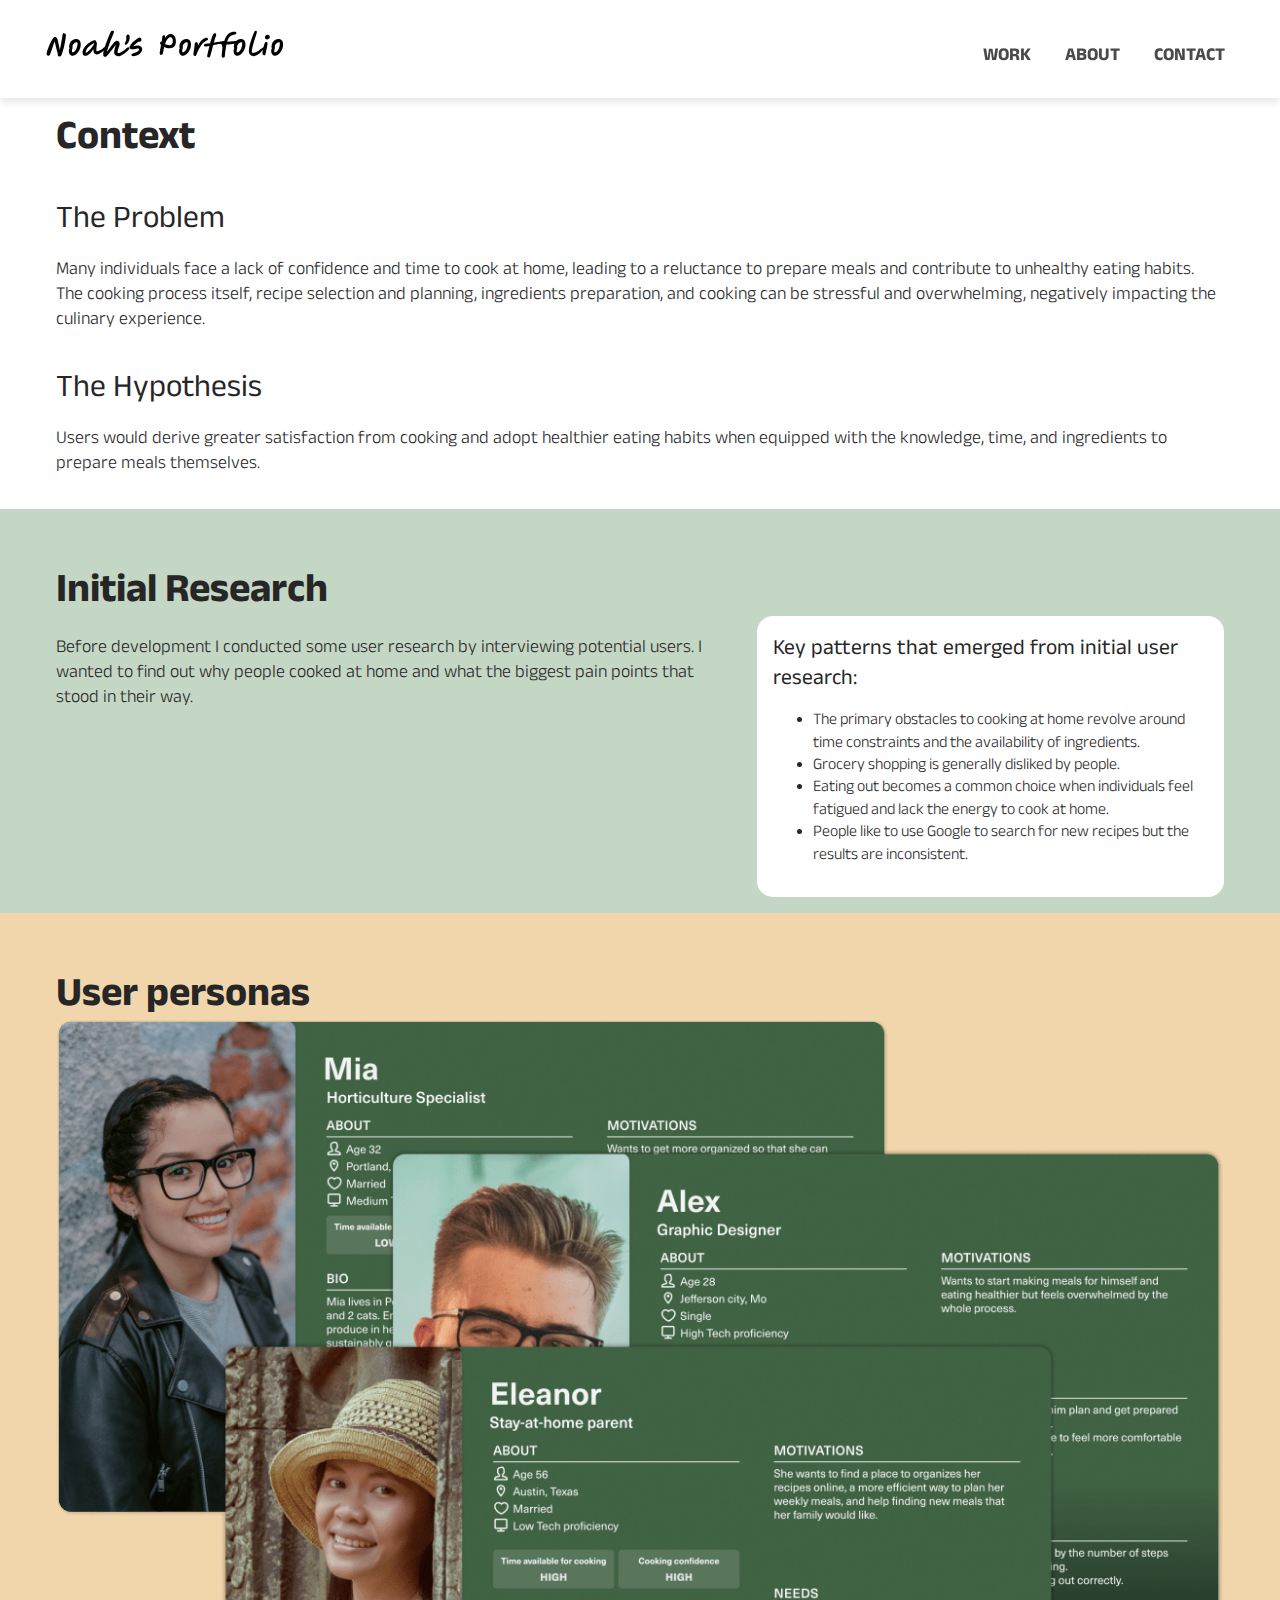
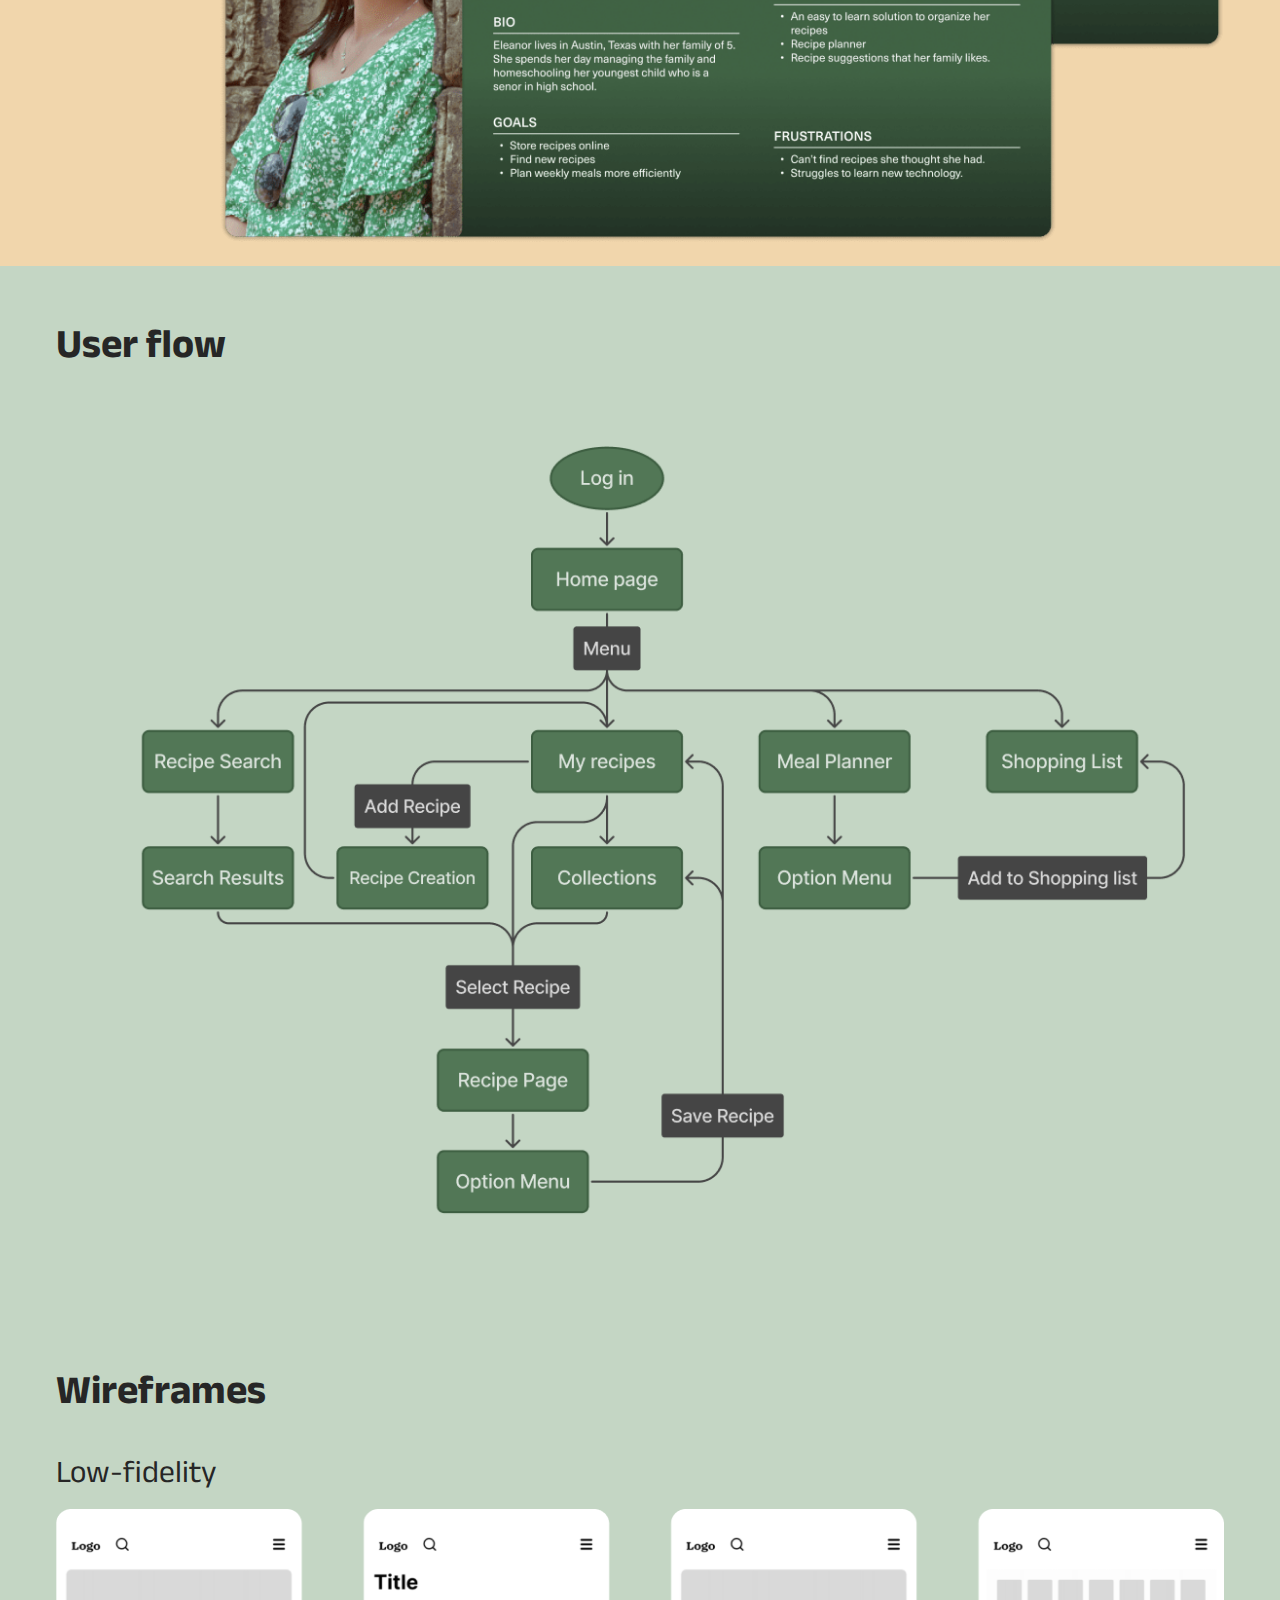
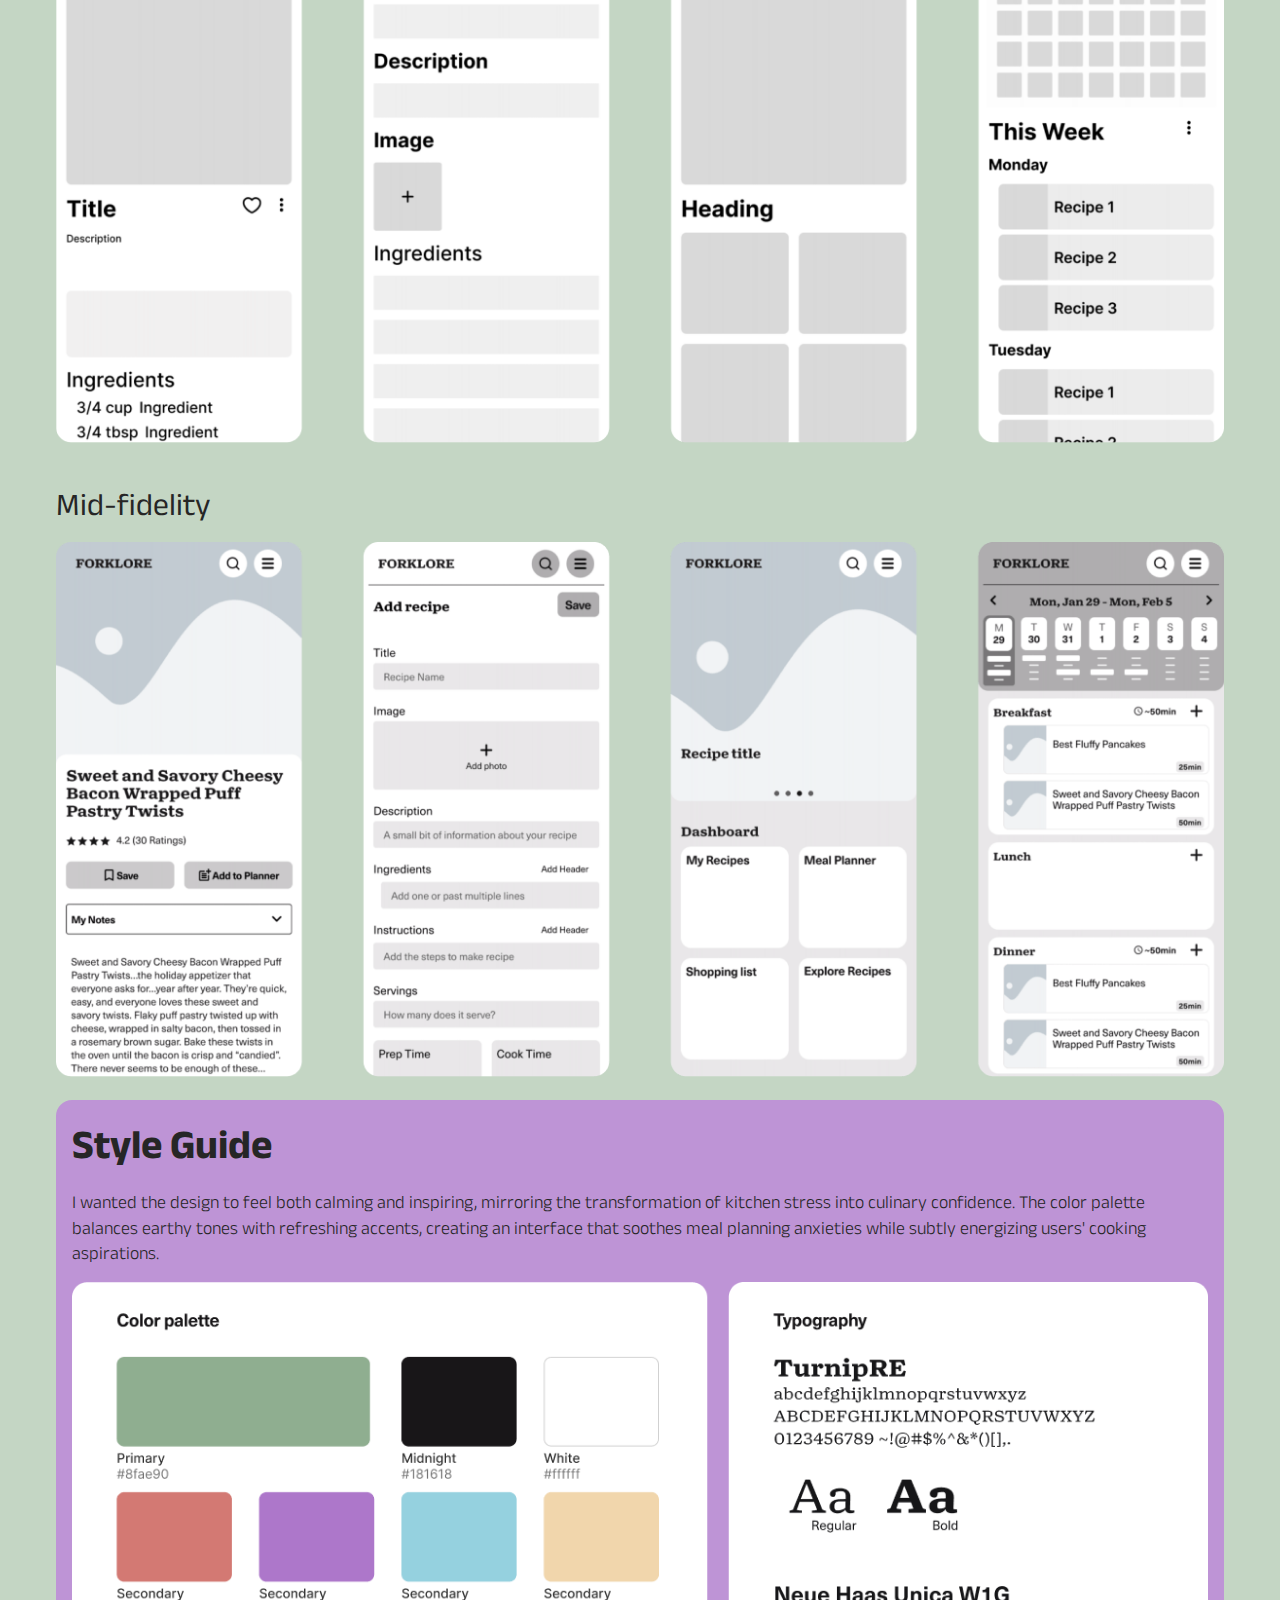
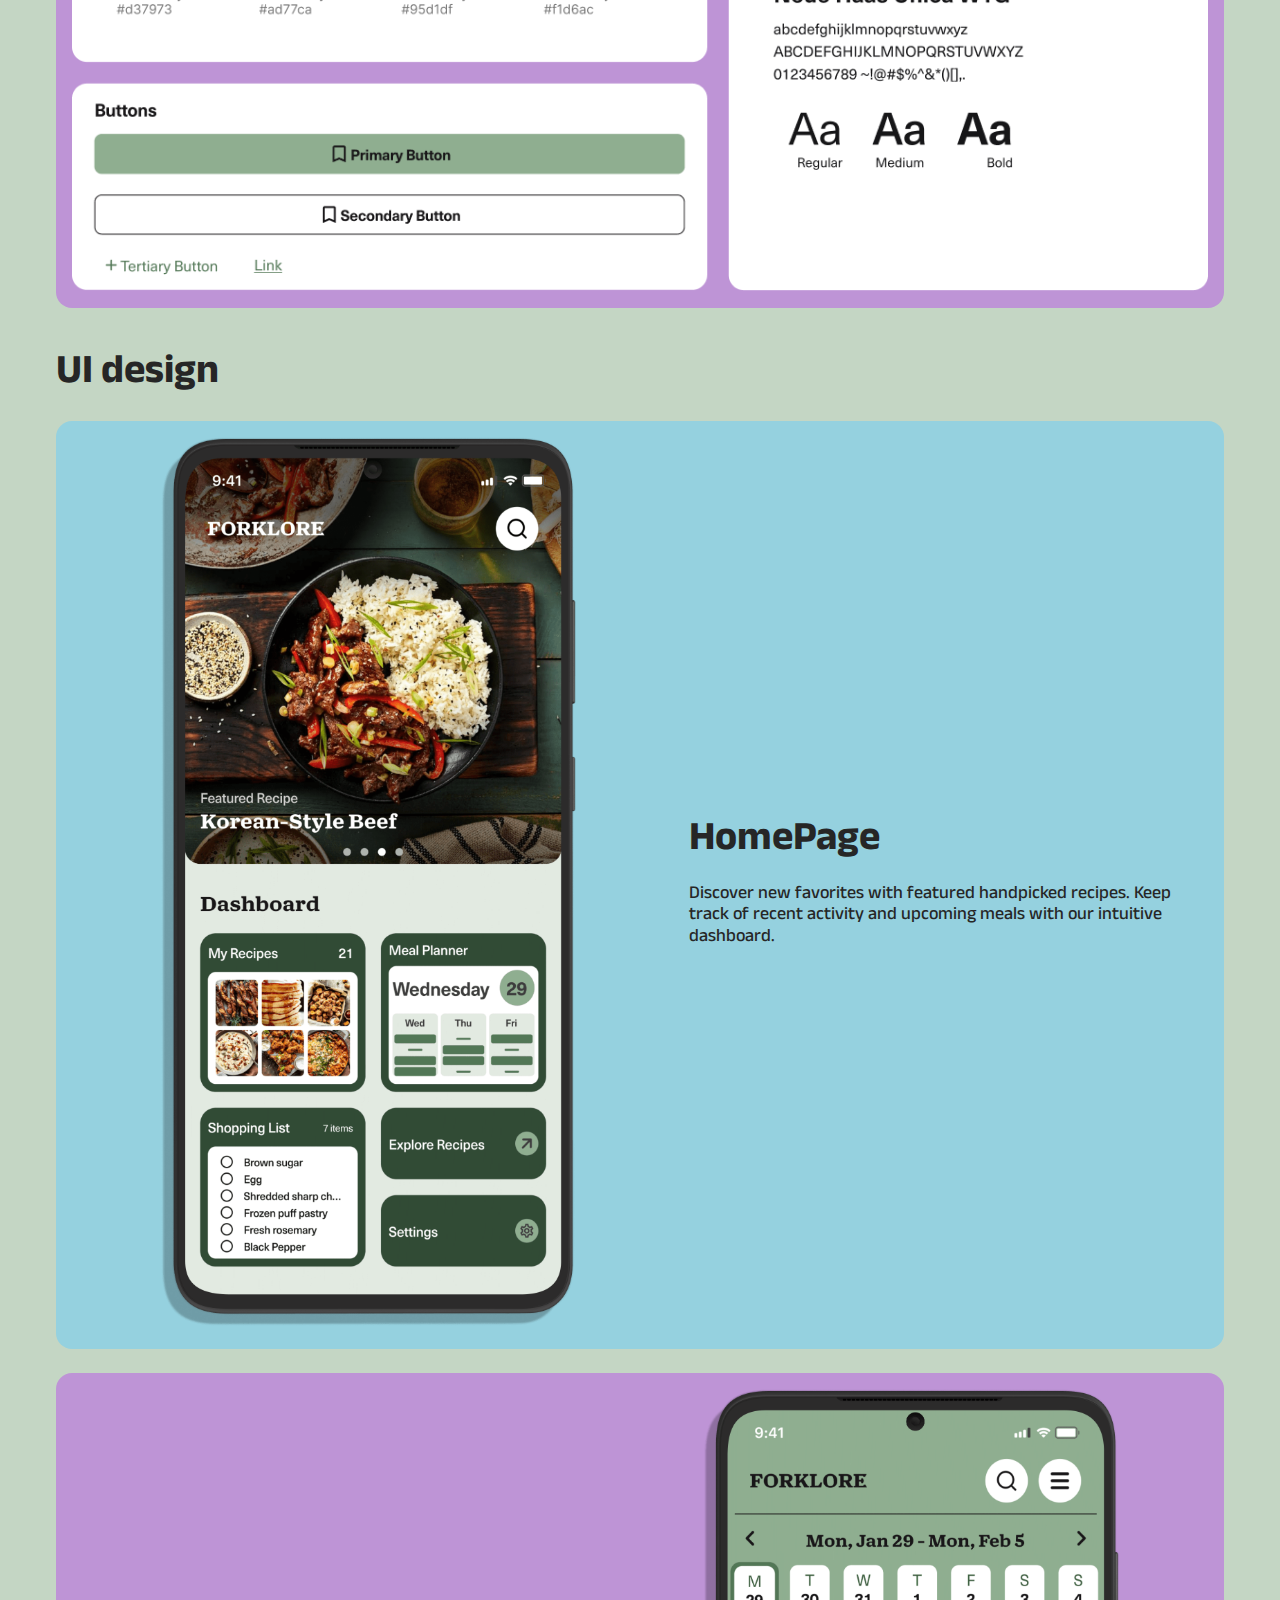
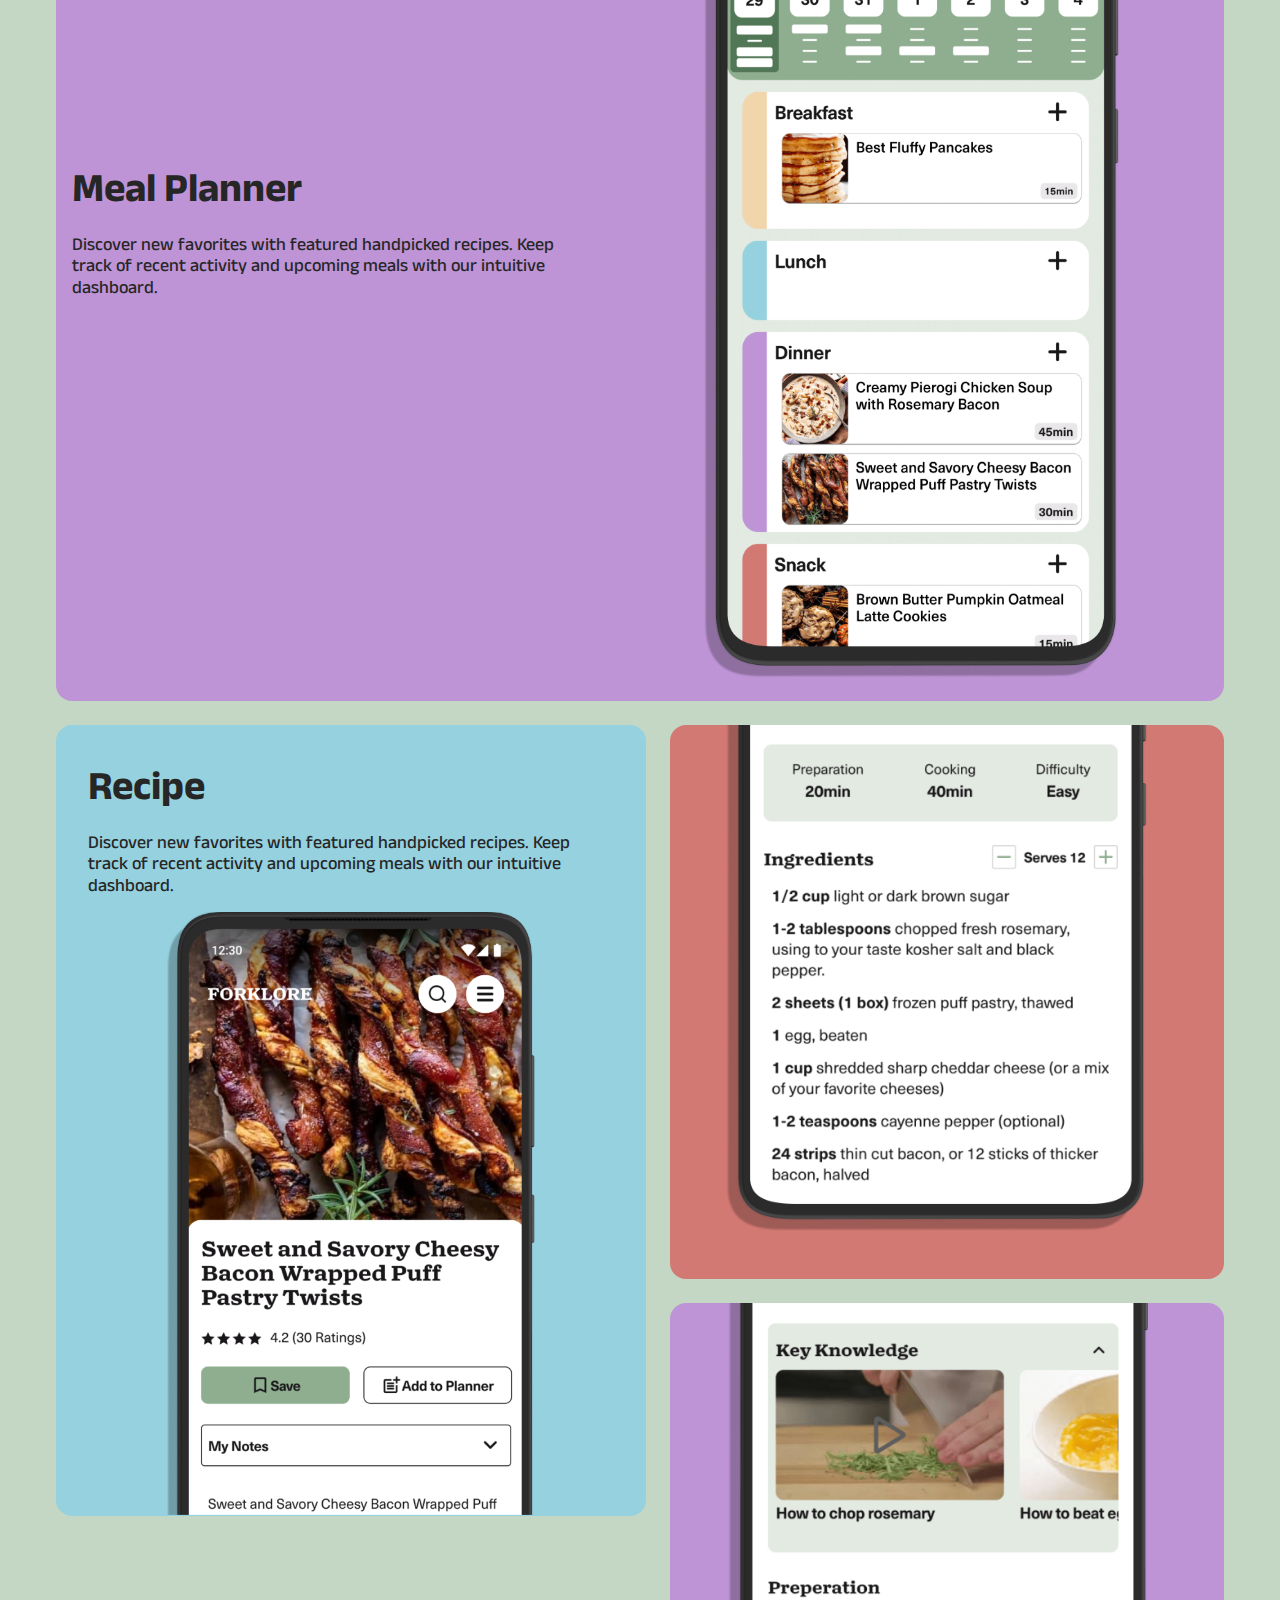
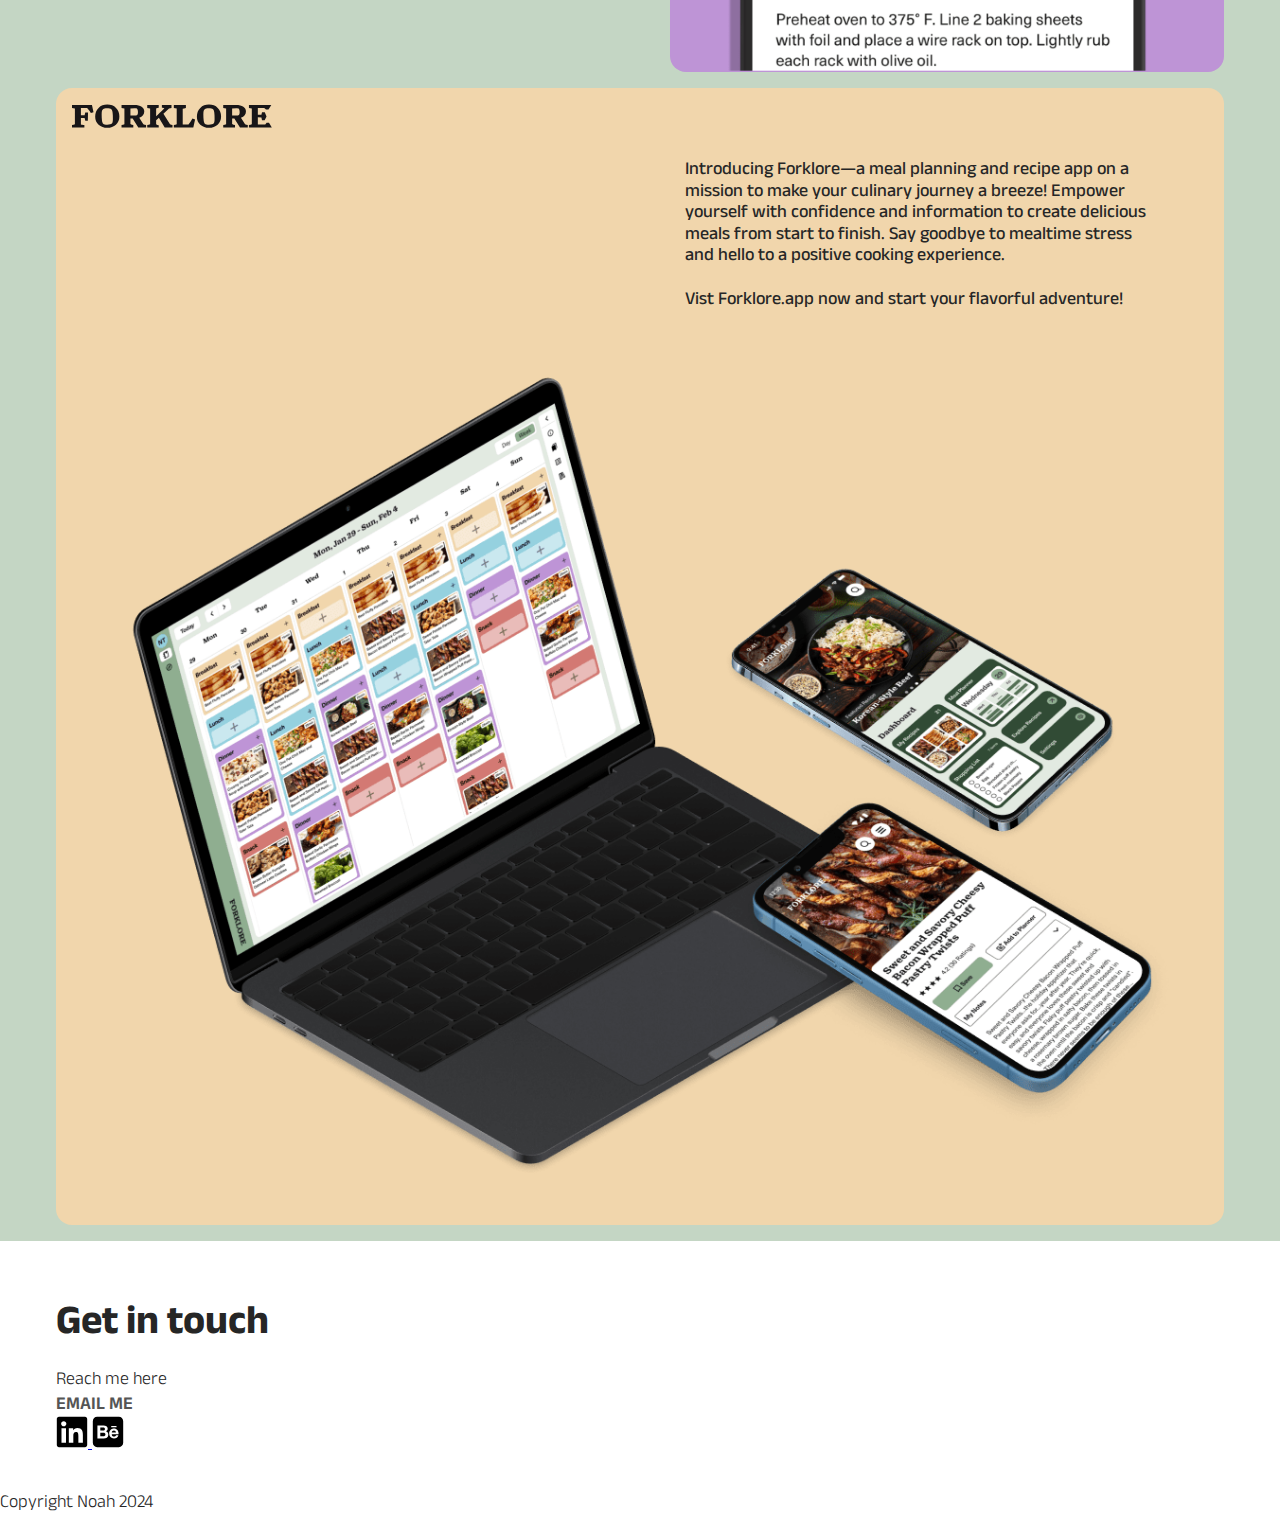
<file: forklore.html>
<!DOCTYPE html>
<html lang="en">
  <head>
    <meta charset="UTF-8" />
    <meta name="author" content="Noah" />
    <meta name="description" content="A portfolio website for Noah" />
    <meta name="viewport" content="width=device-width, initial-scale=1.0" />
    <link rel="stylesheet" type="text/css" href="css/normalize.css" />
    <link rel="stylesheet" type="text/css" href="css/style.css" />
    <link rel="preconnect" href="https://fonts.googleapis.com" />
    <link rel="preconnect" href="https://fonts.gstatic.com" crossorigin />
    <link
      href="https://fonts.googleapis.com/css2?family=Anek+Latin:wght@100..800&display=swap"
      rel="stylesheet"
    />

    <title>Noah | Visual Designer</title>
  </head>

  <body>
    <header>
      <div class="headerClamp">
        <div class="navtoggle" id="myNavtoggle">
          <div class="inline">
            <img src="img/logo.svg" class="logo" alt="logo image" />
          </div>
          <nav>
            <ul>
              <li><a href="index.html" class="full-width">Work</a></li>
              <li><a href="about.html" class="full-width">About</a></li>
              <li>
                <a href="#contact" class="full-width" onclick="menuToggle()"
                  >Contact</a
                >
              </li>
              <li>
                <a
                  href="javascript:void(0);"
                  class="icon"
                  onclick="menuToggle()"
                >
                  <img src="img/menuIcon.svg" alt="menu icon" />
                </a>
              </li>
            </ul>
          </nav>
        </div>
      </div>
    </header>
    <main>
      <!-- Context section -->
      <div class="section">
        <div>
          <div>
            <h2>Context</h2>
          </div>
          <div>
            <div>
              <div>
                <h3>The Problem</h3>
              </div>
              <div>
                <p>
                  Many individuals face a lack of confidence and time to cook at
                  home, leading to a reluctance to prepare meals and contribute
                  to unhealthy eating habits. The cooking process itself, recipe
                  selection and planning, ingredients preparation, and cooking
                  can be stressful and overwhelming, negatively impacting the
                  culinary experience.
                </p>
              </div>
            </div>
            <div>
              <div>
                <h3>The Hypothesis</h3>
              </div>
              <div>
                <p>
                  Users would derive greater satisfaction from cooking and adopt
                  healthier eating habits when equipped with the knowledge,
                  time, and ingredients to prepare meals themselves.
                </p>
              </div>
            </div>
          </div>
        </div>
      </div>
      <!-- Research Section -->
      <div class="fLightGreen">
        <div class="section">
          <div>
            <h2>Initial Research</h2>
          </div>
          <div class="flex">
            <div class="initialResearchL">
              <div>
                <p>
                  Before development I conducted some user research by
                  interviewing potential users. I wanted to find out why people
                  cooked at home and what the biggest pain points that stood in
                  their way.
                </p>
              </div>
            </div>
            <div class="initialResearchR">
              <div>
                <div class="smallCard">
                  <h4 class="topMarginDelete">
                    Key patterns that emerged from initial user research:
                  </h4>

                  <ul>
                    <li>
                      <span
                        >The primary obstacles to cooking at home revolve around
                        time constraints and the availability of
                        ingredients.</span
                      >
                    </li>
                    <li>
                      <span
                        >Grocery shopping is generally disliked by people.</span
                      >
                    </li>
                    <li>
                      <span
                        >Eating out becomes a common choice when individuals
                        feel fatigued and lack the energy to cook at home.</span
                      >
                    </li>
                    <li>
                      <span
                        >People like to use Google to search for new recipes but
                        the results are inconsistent.</span
                      >
                    </li>
                  </ul>
                </div>
              </div>
            </div>
          </div>
        </div>

        <!-- User personas Section -->
        <div class="fYellow">
          <div class="section">
            <div>
              <h2>User personas</h2>
            </div>
            <picture>
              <source
                srcset="img/forklore/User-persona@600w.png"
                media=" (max-width:767px)"
              />
              <img
                src="img/forklore/User-persona@1200w.png"
                alt=" User personas"
              />
            </picture>
          </div>
        </div>
        <!-- User flow Section -->
        <div class="section">
          <div>
            <h2>User flow</h2>
          </div>
          <picture>
            <source
              srcset="img/forklore/UserFlow@600w.png"
              media=" (max-width:767px)"
            />
            <img src="img/forklore/UserFlow@1200w.png" alt=" User flow" />
          </picture>
        </div>

        <!-- User Wireframe Section -->
        <div>
          <div class="section">
            <div>
              <h2>Wireframes</h2>
            </div>
            <div>
              <h3 class="paddingBot">Low-fidelity</h3>
              <picture>
                <source
                  srcset="img/forklore/LowFidelity@600w.png"
                  media=" (max-width:767px)"
                />
                <img
                  src="img/forklore/LowFidelity@1200w.png"
                  alt=" Low-fidelity Wireframe"
                />
              </picture>
            </div>
            <div class="paddingBot">
              <h3 class="paddingBot">Mid-fidelity</h3>
              <picture>
                <source
                  srcset="img/forklore/Mid-fidelity@600w.png"
                  media=" (max-width:767px)"
                />
                <img
                  src="img/forklore/Mid-Fidelity@1200w.png"
                  alt=" Mid-fidelity Wireframe"
                />
              </picture>
            </div>
            <!-- Style guide Sub-section -->
            <div class="section card fPurple">
              <h2 class="topMarginDelete">Style Guide</h2>
              <p>
                I wanted the design to feel both calming and inspiring,
                mirroring the transformation of kitchen stress into culinary
                confidence. The color palette balances earthy tones with
                refreshing accents, creating an interface that soothes meal
                planning anxieties while subtly energizing users' cooking
                aspirations.
              </p>
              <div class="marginTop">
                <picture>
                  <source
                    srcset="img/forklore/Color-guide@600w.png"
                    media=" (max-width:767px)"
                  />
                  <img
                    src="img/forklore/Color-guide@1200w.png"
                    class="imgFix"
                    alt=" Style guide"
                  />
                </picture>
              </div>
            </div>
          </div>
        </div>
        <!-- UI design Section -->
        <div class="fLightGreen">
          <div class="section iuDesign">
            <div>
              <h2>UI design</h2>
            </div>
            <!-- Home Page Sub-section -->
            <div
              class="section fBlue largeCard cardText flex flexReverse flexCenter"
            >
              <div class="homePageL">
                <div>
                  <picture>
                    <source
                      srcset="img/forklore/Home-Page@600w.png"
                      media=" (max-width:767px)"
                    />
                    <img
                      src="img/forklore/Home-Page@1200w.png"
                      alt=" Mockup of homepage on phone"
                    />
                  </picture>
                </div>
              </div>
              <div class="homePageR">
                <h2>HomePage</h2>
                <p>
                  Discover new favorites with featured handpicked recipes. Keep
                  track of recent activity and upcoming meals with our intuitive
                  dashboard.
                </p>
              </div>
            </div>
            <!-- Meal Planner Sub-section -->
            <div class="section fPurple largeCard cardText flex flexCenter">
              <div class="mealPlannerL">
                <h2>Meal Planner</h2>
                <p>
                  Discover new favorites with featured handpicked recipes. Keep
                  track of recent activity and upcoming meals with our intuitive
                  dashboard.
                </p>
              </div>
              <div class="mealPlannerR">
                <div>
                  <picture>
                    <source
                      srcset="img/forklore/Meal-Planner@600w.png"
                      media=" (max-width:767px)"
                    />
                    <img
                      src="img/forklore/Meal-Planner@1200w.png"
                      alt=" Mockup of meal page on phone"
                    />
                  </picture>
                </div>
              </div>
            </div>
            <!-- Recipes Sub-section -->
            <div class="paddingBot">
              <div class="flex">
                <div class="fBlue card cardText botPaddingDelete recipeL">
                  <div>
                    <h2>Recipe</h2>
                    <p>
                      Discover new favorites with featured handpicked recipes.
                      Keep track of recent activity and upcoming meals with our
                      intuitive dashboard.
                    </p>
                  </div>
                  <div>
                    <picture>
                      <source
                        srcset="img/forklore/Recipes-left@600w.png"
                        media=" (max-width:767px)"
                      />
                      <img
                        src="img/forklore/Recipes-left@1200w.png"
                        class="imgFix"
                        alt=" Mockup of recipe page on phone"
                      />
                    </picture>
                  </div>
                </div>
                <div class="flex recipeR">
                  <div class="fRed card topPaddingDelete">
                    <div>
                      <picture>
                        <source
                          srcset="img/forklore/Recipes-right1@600w.png"
                          media=" (max-width:767px)"
                        />
                        <img
                          src="img/forklore/Recipes-right1@1200w.png"
                          alt=" Mockup of recipe page on phone"
                        />
                      </picture>
                    </div>
                  </div>
                  <div class="fPurple card topPaddingDelete botPaddingDelete">
                    <div>
                      <picture>
                        <source
                          srcset="img/forklore/Recipes-right2@600w.png"
                          media=" (max-width:767px)"
                        />
                        <img
                          src="img/forklore/Recipes-right2@1200w.png"
                          class="imgFix"
                          alt=" Mockup of recipe page on phone"
                        />
                      </picture>
                    </div>
                  </div>
                </div>
              </div>
            </div>
            <!-- End Sub-section -->
            <div class="section fYellow card cardText">
              <div class="flex">
                <div class="flex">
                  <img
                    src="img/forklore/forklore-logo.svg"
                    class="endLogo"
                    alt="Forklore logo"
                  />
                  <p>
                    Introducing Forklore—a meal planning and recipe app on a
                    mission to make your culinary journey a breeze! Empower
                    yourself with confidence and information to create delicious
                    meals from start to finish. Say goodbye to mealtime stress
                    and hello to a positive cooking experience.
                    <br /><br />Vist Forklore.app now and start your flavorful
                    adventure!
                  </p>
                </div>
                <picture>
                  <source
                    srcset="img/forklore/End@600w.png"
                    media=" (max-width:767px)"
                  />
                  <img
                    src="img/forklore/End@1200w.png"
                    alt=" Mockup of Forklore app on computer and phone"
                  />
                </picture>
              </div>
            </div>
          </div>
        </div>
      </div>
    </main>
    <footer id="contact">
      <div class="section">
        <h2>Get in touch</h2>
        <p>Reach me here</p>
        <div>
          <a href="mailto:email@gmail.com" class="button2">Email me</a>
        </div>
        <div>
          <!--Social Media Layout and Placeholders-->
          <a href="LINKEDIN-URL" target="_blank">
            <img src="img/linkedIn.svg" alt="LinkedIn logo" />
          </a>
          <a href="BEHANCE-URL" target="_blank">
            <img src="img/behance.svg" alt="Behance logo" />
          </a>
        </div>
      </div>
      <p>Copyright Noah 2024</p>
    </footer>
    <script
      src="https://code.jquery.com/jquery-3.7.1.min.js"
      integrity="sha256-/JqT3SQfawRcv/BIHPThkBvs0OEvtFFmqPF/lYI/Cxo="
      crossorigin="anonymous"
    ></script>
    <script src="js/scripts.js"></script>
  </body>
</html>
</file>
<file: css/style.css>
/* Base colors */

:root {
    --black: #262626;
    --white: #ffffff;

}

* {
    box-sizing: border-box;
}

body {
    background-color: #ffffff;
    font-family: "Anek Latin", sans-serif;
    font-optical-sizing: auto;
    font-style: normal;
    font-size: 16px;
    font-weight: 300;
    line-height: 1.4;
    color: var(--black);



}

h1,
h2,
h3,
h4 {
    line-height: 1.4;
    margin-bottom: 0;
}

h1 {
    font-size: 2.75em;
    font-weight: 700;
}

h2 {
    font-size: 2.25em;
    font-weight: 700;

}

h3 {
    font-size: 1.75em;
    font-weight: 400;
}

h4 {
    font-size: 1.35em;
    font-weight: 400;
}

h2+p {
    margin-bottom: 0px;
}

img {
    width: 100%;
}

a>img {
    width: auto;
}

a:hover {
    color: #ff7f50;
}

.container {
    padding: 16px;
}

.row {
    margin: 25px 0;
}

main {
    padding-top: 56px;
}

/* nav  */
header {
    background-color: #fff;

    padding: 10px 16px 4px;
    position: fixed;
    width: 100%;
    box-shadow: 0 4px 8px rgba(0, 0, 0, 0.1);
    z-index: 5;


}

nav>ul {
    list-style-type: none;
    padding: 0;
    margin: 0;

}

.navtoggle.responsive li {
    display: block;
}

nav>ul>li>a {
    padding: 0 15px;
    text-decoration: none;
    text-transform: uppercase;
    font-weight: 700;
    color: #4a4a4a;
}

nav>ul>li>a:hover {
    text-decoration: underline;
}

.navtoggle li:not(:last-child) {
    display: none;
}

.navtoggle.responsive nav {
    padding: 24px 0 0;
}

.navtoggle.responsive li {
    display: block;
    padding: 10px 0;
    border-top: 1px solid rgba(255, 127, 80, 0.5);
    text-align: center;
}

.full-width {
    display: inline-block;
    width: 100%;
}


.navtoggle.responsive li:last-child {
    padding: 0 0 10px;
}

.logo {
    max-width: 150px;
}

.navtoggle.responsive li {
    display: block;
}

.navtoggle li .icon {
    position: absolute;
    right: 0;
    top: 9px;
    font-size: 20px;
    padding-right: 16px;
}

/* hero */
#hero {


    padding: 20px 0;
    display: inline-block;
    width: 100%;
}

#hero h1 {
    text-align: center;

}

#hero span {
    display: block;
}

/*Button styles  */
.button {
    display: inline-block;

    height: 38px;
    padding: 0 30px;
    color: #555;
    text-align: center;
    font-size: 12px;
    font-weight: 600;
    line-height: 38px;
    letter-spacing: .1rem;
    text-transform: uppercase;
    text-decoration: none;
    border-radius: 4px;
    border: 1px solid #bbb;
    transition: 0.2s background-color;

}

.button:hover {
    background-color: #212121;
    color: #e7e7ea;
}

.button2 {
    font-weight: 600;
    text-transform: uppercase;
    text-decoration: none;
    color: #555;
}

/* Card */
.largeCard {
    border-radius: 1rem;
    padding: 3.75rem;
    margin: 1.5rem 0;
}

.card {
    padding: 2rem;
    border-radius: 1rem;
}

.smallCard {
    padding: 1rem;
    background-color: var(--white);
    border-radius: 1rem;
}

.cardText p {
    font-weight: 500;
    line-height: 1.2;
    margin-bottom: 16px;
}

.imgFix {
    margin-bottom: -6px;
}

.imgBotRadius {
    border-radius: 0 0 1rem 1rem;
}

.endLogo {
    max-width: 200px;
}

.mBorder1 {
    border-radius: 10px;
    border: 3px solid #D7D8D9;
}

.mBorder2 {
    border-radius: 10px;
    border: 1px solid #E16A44;
}

/* utility classes */
.section {
    padding: 16px;
    max-width: 1200px;
    margin-left: auto;
    margin-right: auto;

}

.noMargin {
    margin: 0px !important
}

.topMarginDelete {
    margin-top: 0px;
}

.botMarginDelete {
    margin-bottom: 0px;
}

.topPaddingDelete {
    padding-top: 0px;
}

.botPaddingDelete {
    padding-bottom: 0px;
}

.marginTop {
    margin-top: 16px;
}

.marginBot {
    margin-bottom: 16px;
}

.elCenter {
    display: block;
    margin: auto;
}

.paddingW16 {
    padding-left: 16PX;
    padding-right: 16PX;
}

.paddingBot {
    padding-bottom: 16px;
}

.inline {
    display: inline-block;
}

/* Colors */
.white {
    background-color: var(--white);
}

/* Forklore colors */
.fLightGreen {
    background-color: #C4D6C4;
}

.fdarkGreen {
    background-color: #8FAE90;
}

.fRed {
    background-color: #D37973;
}

.fYellow {
    background-color: #F1D6AC;
}

.fPurple {
    background-color: #BE94D6;

}

.fBlue {
    background-color: #95D1DF;
}

/* Motiv colors*/
.mBg {
    background-color: #EBECED;
}

.mGray20 {
    background-color: #D8D8D8;
}

.mGray40 {
    background-color: #AFB0B4;
}

.mGray60 {
    background-color: #87898E;
}

.mGray80 {
    background-color: #5F6169;
}

.mGray100 {
    background-color: #373A43;
}

.mOrange {
    background-color: #E16A44;
}

.mOffWhite {
    background-color: #f8f8f2;
}

@keyframes color-change {
    from {
        fill: #edc655;
    }

    to {
        fill: #f76414;
    }
}

@keyframes cloud-move {
    from {
        transform: translate(0, 50px);
    }

    to {
        transform: translate(200px, 50px);
    }
}

@keyframes cloud-move-reverse {
    from {
        transform: translate(446px, 48px);
    }

    to {
        transform: translate(100px, 48px);
    }
}

.cloud-back {
    animation: 34s cloud-move-reverse infinite alternate linear;
}

.cloud-front {
    animation: 30s cloud-move infinite alternate linear;
}

.sun {
    animation: 4s color-change infinite alternate linear;

}


/* about page */
.about-top {
    display: flex;
    flex-direction: column;
    gap: 10px 20px;
    padding-top: 24px;
}

.avatar-section {
    min-width: 190px;

}

.avatar-section>div {
    position: relative;


}

.avatar-section>div>p {
    position: absolute;
    bottom: -24px;
    margin: 0;
}


.about-text {
    display: flex;
    flex-direction: column;
    justify-content: space-around;
    max-width: 100%;
    padding-top: 24px;
}

.about-text h2,
.about-text p {
    margin-top: 0;

}

.aboutH2 {
    display: none;
}

.about-text>.button2 {
    padding-top: 10px;
}

/* forklore page */
.flex {
    display: flex;
    flex-direction: column;
    gap: 10px;
}

.initialResearchL {
    flex-grow: 1;
}

.initialResearchR {
    font-size: smaller;
    min-width: 40%;
    flex-grow: 1;
}

.flexReverse {
    flex-direction: column-reverse;
}

.homePageL>div,
.mealPlannerR>div,
.recipeL div:not(:first-child) {
    max-width: 70%;
    margin-left: auto;
    margin-right: auto;
}

.iuDesign div h2 {
    margin-top: 0;
}

/* ==============================
Medium devices (640px and larger)
================================= */
@media only screen and (min-width: 640px) {


    header {
        text-align: unset;
        padding: 20px 0 13px;
    }

    .logo {
        max-width: 250px;
    }

    nav {
        width: auto;
        float: right;
        margin-top: 4px;
    }

    #hero .container {
        max-width: 760px;
        margin: 0 auto;

    }

    #hero p {
        max-width: 720px;
        text-align: center;
        margin: 0 auto;
        padding-top: 24px;
    }

    .container>div {
        padding-top: 65px;
    }

    [class*="col-"] {
        float: left;
        padding: 0 10px;
    }

    .col-md-6 {
        width: 50%;
    }

    .row::after {
        content: "";
        clear: both;
        display: table;
    }

    nav>ul {
        margin: 1em 0;
    }

    nav>ul>li {
        display: inline-block;

    }

    .navtoggle li:not(:last-child) {
        display: inline-block;
    }

    .navtoggle li:last-child {
        display: none;
    }

    /* about page */
    .about-top {
        display: flex;
        flex-direction: row;
        gap: 10px 20px;
        padding-top: 24px;
    }

    .avatar-section {
        min-width: 190px;

    }

    .avatar-section>div {
        position: relative;

    }

    .avatar-section>div>p {
        position: absolute;
        bottom: -24px;
        margin: 0;
    }



    .aboutH2 {
        display: block;
    }

    .about-text {
        display: flex;
        flex-direction: column;
        justify-content: space-around;
        max-width: 70%;
        padding-top: unset;
    }

    .about-text>h2 {
        display: none;
    }

    .about-text h2,
    .about-text p {
        margin-top: 0;

    }

    /* forklore page */
    .flex {
        display: flex;
        flex-direction: row;
        gap: 24px;
    }

    .initialResearchL {
        flex-grow: 1;
    }

    .initialResearchR {
        font-size: smaller;
        min-width: 40%;
        flex-grow: 1;
    }

    .flexCenter {
        align-items: center;
    }

    .paddingBot>.flex {
        align-items: stretch;
    }

    .flex.recipeR {
        flex-direction: column;
        height: fit-content;
    }

    .recipeL {
        height: fit-content;
    }

    .fYellow.card .flex {
        flex-direction: column;
    }

    .fYellow.card .flex>.flex {
        flex-direction: row;
        align-items: start;
        justify-content: space-between;
    }

    .fYellow.card .flex>div>p {
        max-width: 46%;
        padding-top: 36px;
        padding-right: 60px;
        text-wrap: pretty;
    }

}


/* ==============================
Large devices (1024px or larger)
================================= */
@media only screen and (min-width: 1024px) {
    .headerClamp {
        max-width: 1200px;
        margin-left: auto;
        margin-right: auto;
    }

    body {
        font-size: 18px;
    }

    #hero p {
        max-width: 640px;
    }

    .container {
        max-width: 1200px;
        margin-left: auto;
        margin-right: auto;
    }

    /* forklore */
    .initialResearchR {
        font-size: medium;
        min-width: 40%;
        flex-grow: 1;
    }

}


/* ==============================
X-large devices (1440px or larger)
================================= */
@media only screen and (min-width: 1440px) {}

/* ==============================
Extra-large devices (1920px or larger)
================================= */
@media only screen and (min-width: 1920px) {}
</file>
